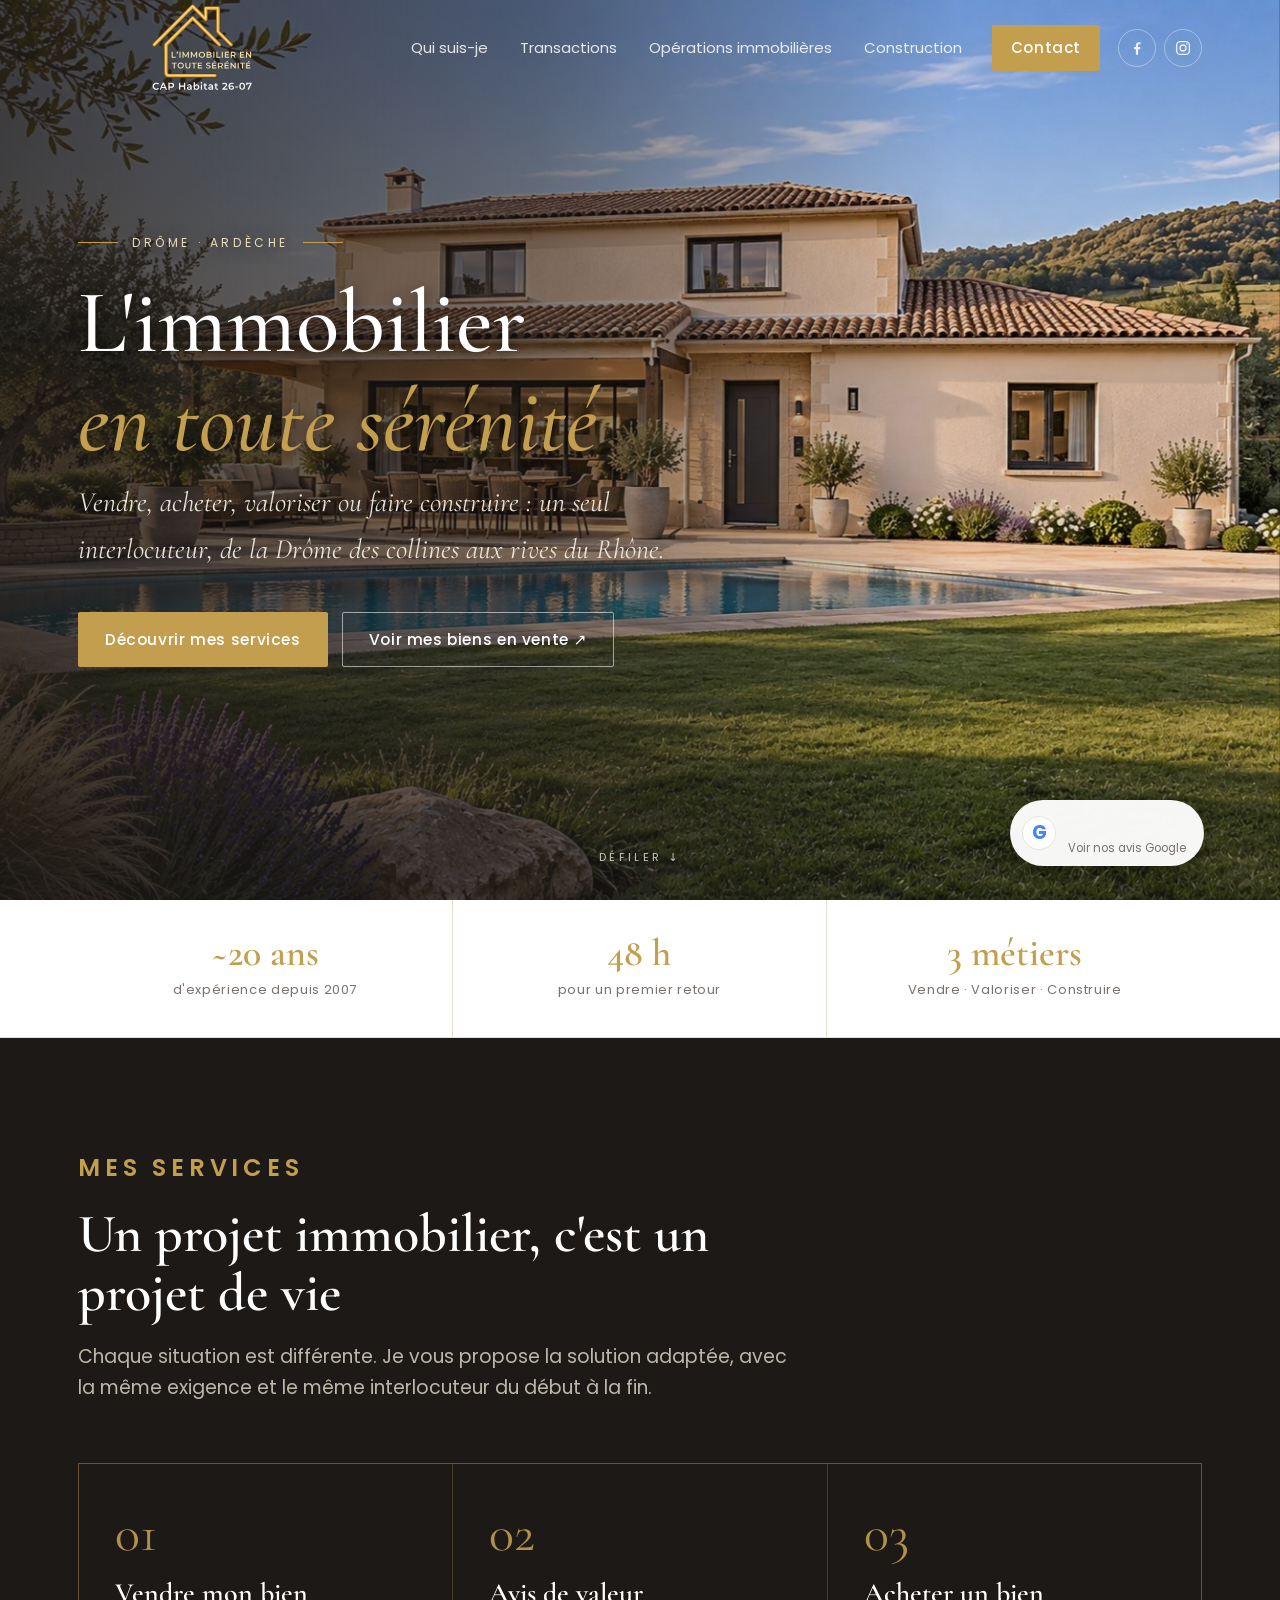
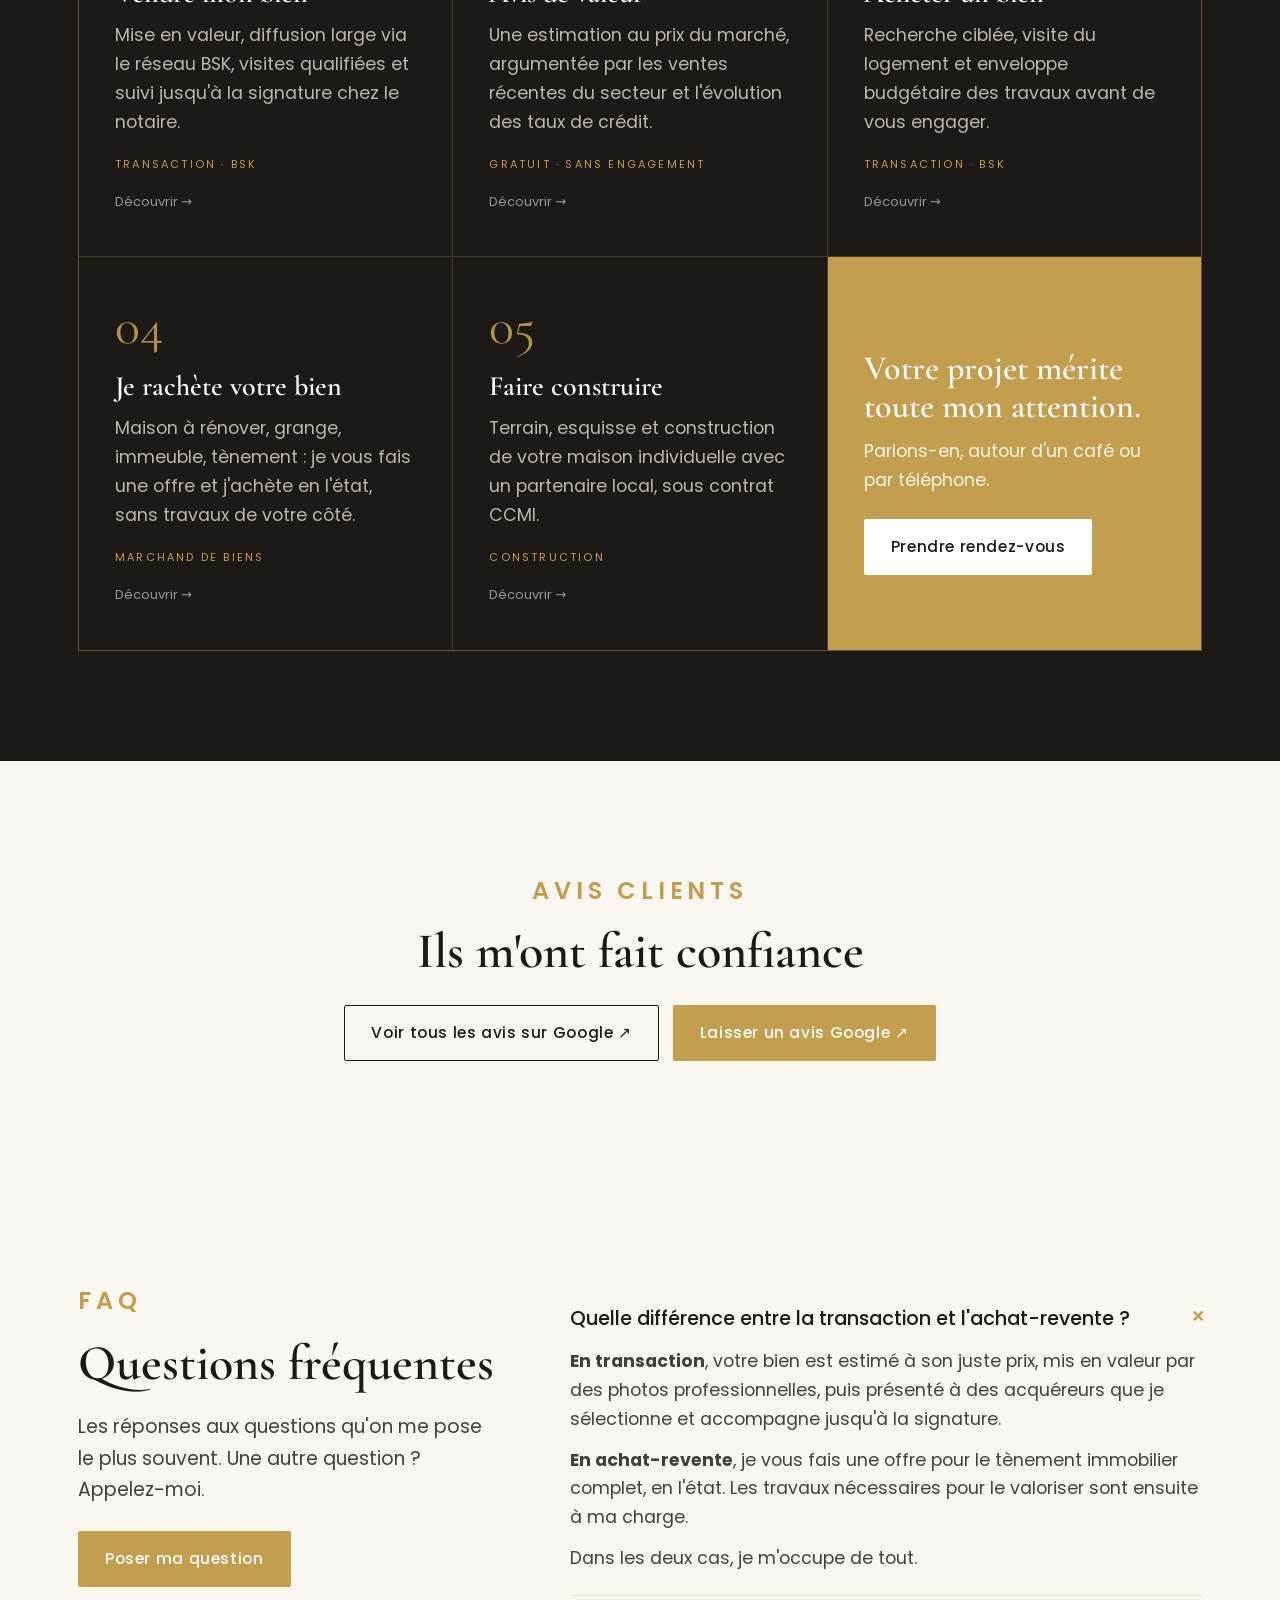
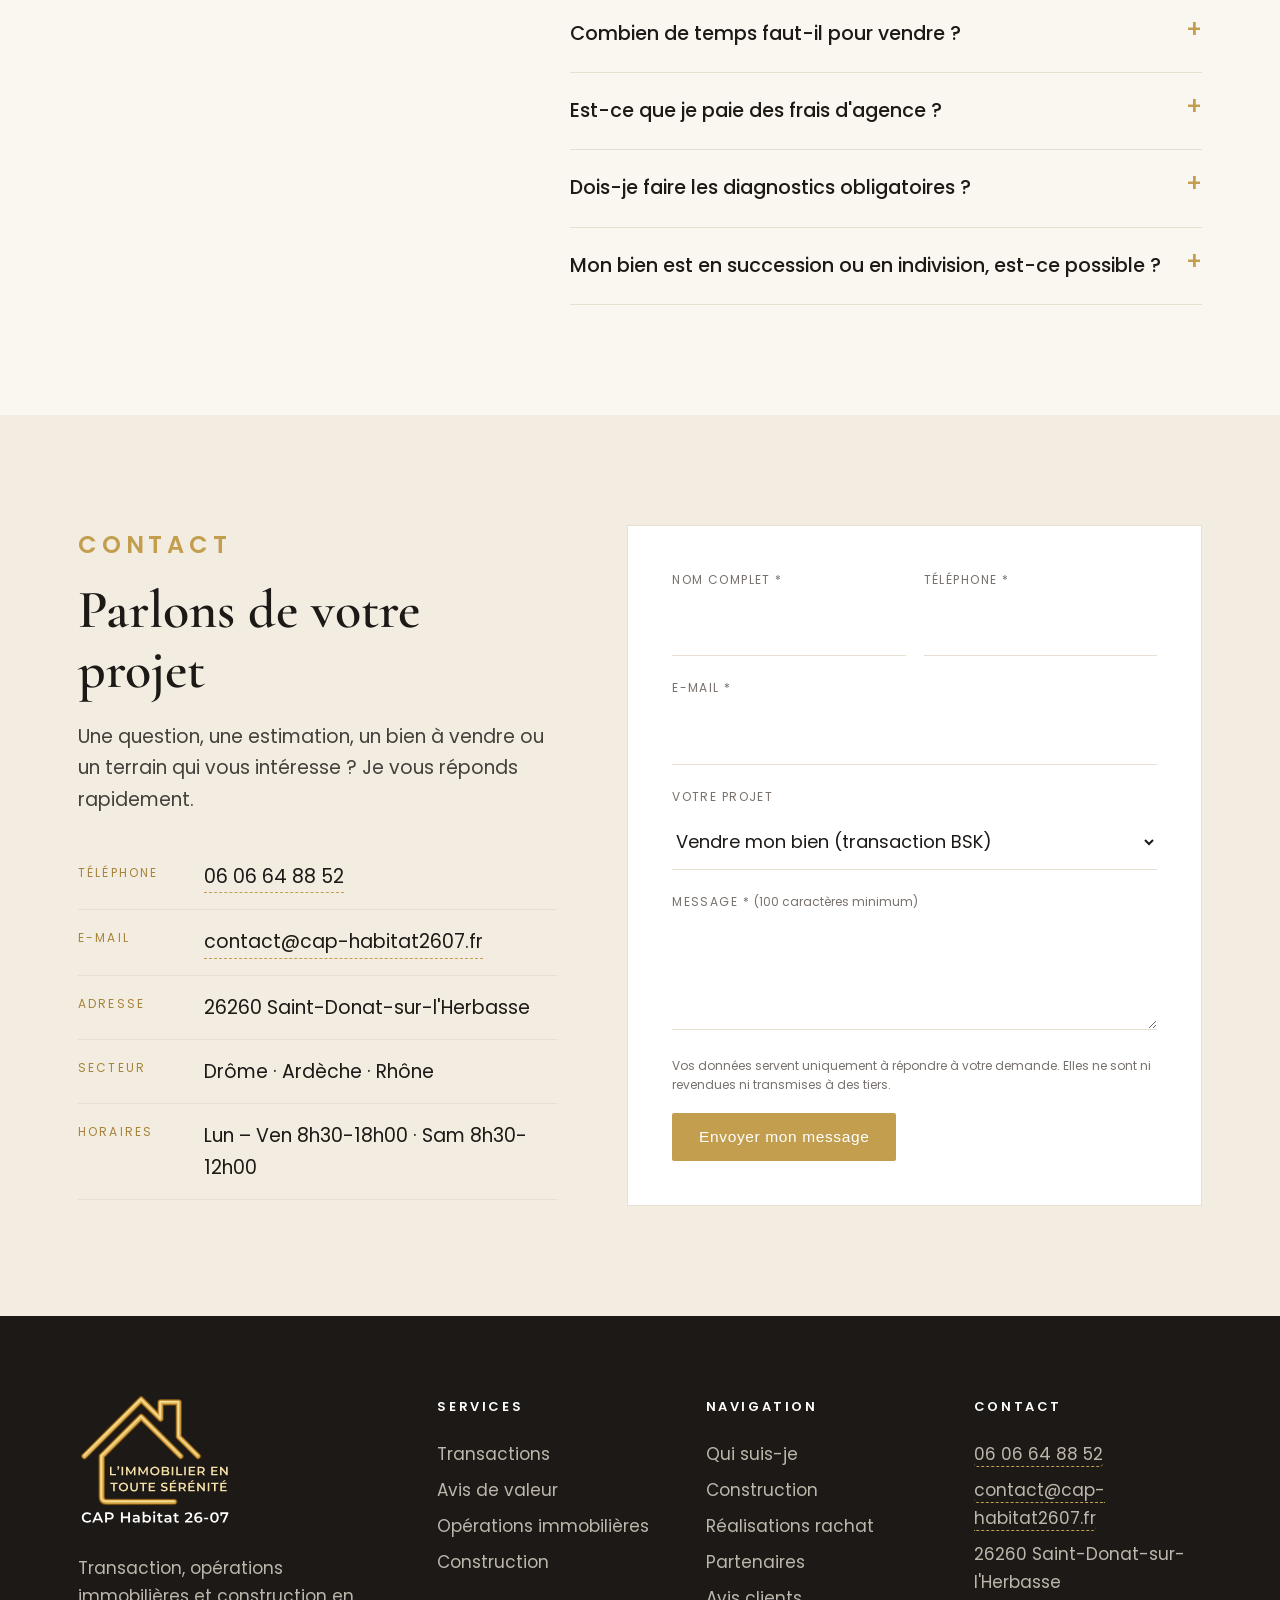
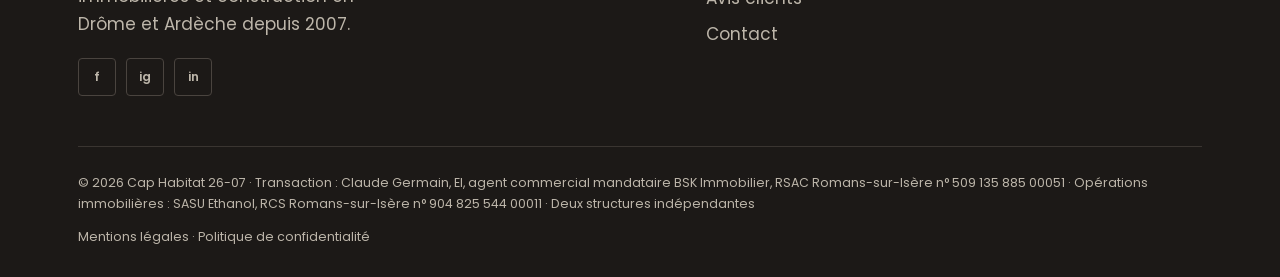
<file: index.html>
<!DOCTYPE html>
<html lang="fr">
<head>
<meta charset="utf-8">
<meta name="viewport" content="width=device-width, initial-scale=1">
<title>Cap Habitat 26-07 | Immobilier en Drôme-Ardèche, Saint-Donat</title>
<meta name="description" content="Claude Germain, conseiller en habitat en Drôme-Ardèche depuis 2007 : transactions immobilières avec BSK, opérations immobilières (achat de biens en l'état) et construction de maisons individuelles.">
<link rel="canonical" href="https://cap-habitat2607.fr/">
<meta name="robots" content="index,follow">
<meta property="og:type" content="website">
<meta property="og:title" content="Cap Habitat 26-07 | Immobilier en Drôme-Ardèche, Saint-Donat">
<meta property="og:description" content="Claude Germain, conseiller en habitat en Drôme-Ardèche depuis 2007 : transactions immobilières avec BSK, opérations immobilières (achat de biens en l'état) et construction de maisons individuelles.">
<meta property="og:url" content="https://cap-habitat2607.fr/">
<meta property="og:image" content="https://cap-habitat2607.fr/hero.jpg">
<meta property="og:locale" content="fr_FR">
<meta name="theme-color" content="#1C1917">
<link rel="icon" href="favicon.svg" type="image/svg+xml">
<script type="application/ld+json">
{"@context":"https://schema.org","@type":"RealEstateAgent","name":"Cap Habitat 26-07","url":"https://cap-habitat2607.fr/","image":"https://cap-habitat2607.fr/hero.jpg","telephone":"+33606648852","email":"contact@cap-habitat2607.fr","founder":{"@type":"Person","name":"Claude Germain"},"address":{"@type":"PostalAddress","addressLocality":"Saint-Donat-sur-l'Herbasse","postalCode":"26260","addressRegion":"Drôme","addressCountry":"FR"},"areaServed":["Drôme","Ardèche","Rhône"],"openingHoursSpecification":[{"@type":"OpeningHoursSpecification","dayOfWeek":["Monday","Tuesday","Wednesday","Thursday","Friday"],"opens":"08:30","closes":"18:00"},{"@type":"OpeningHoursSpecification","dayOfWeek":"Saturday","opens":"08:30","closes":"12:00"}],"sameAs":["https://www.facebook.com/cap-habitat2607","https://www.instagram.com/cap.habitat2607/","https://www.linkedin.com/company/cap-habitat-26-07","https://bskimmobilier.com/claude-germain-11314"]}
</script>
<link rel="preconnect" href="https://fonts.googleapis.com">
<link rel="preconnect" href="https://fonts.gstatic.com" crossorigin>
<link href="https://fonts.googleapis.com/css2?family=Cormorant+Garamond:ital,wght@0,500;0,600;1,500&family=Poppins:wght@400;500;600;700&display=swap" rel="stylesheet">
<link rel="stylesheet" href="style.css">
</head>
<body>
<!-- Logo (reprise du logo Cap Habitat 26-07 : maison au double toit avec cheminée) -->
<svg width="0" height="0" style="position:absolute">
  <symbol id="house" viewBox="0 0 64 64">
    <path d="M4 34 L32 8 L60 34" fill="none" stroke="currentColor" stroke-width="4.2" stroke-linejoin="miter"/>
    <path d="M10 44 L32 22 L54 44" fill="none" stroke="currentColor" stroke-width="4.2"/>
    <rect x="43" y="10" width="6" height="12" fill="currentColor"/>
    <path d="M14 40 V62" stroke="currentColor" stroke-width="4.2"/>
  </symbol>
</svg>

<header id="top">
  <div class="wrap nav">
    <a href="index.html" class="logo" aria-label="Cap Habitat 26-07, accueil">
      <img src="logo-clair.svg" alt="Cap Habitat 26-07 – L'immobilier en toute sérénité" width="104" height="88">
    </a>
    <button class="burger" aria-label="Menu" onclick="document.querySelector('.menu').classList.toggle('open')">≡</button>
    <nav class="menu">
      <a href="qui-suis-je.html">Qui suis-je</a>
      <a href="transactions.html">Transactions</a>
      <a href="operations-immobilieres.html">Opérations immobilières</a>
      <a href="construction.html">Construction</a>
      <a href="#contact" class="btn btn-gold">Contact</a>
      <a class="nsoc" href="https://www.facebook.com/cap-habitat2607" aria-label="Facebook Cap Habitat 26-07"><svg viewBox="0 0 24 24" width="18" height="18" fill="currentColor" aria-hidden="true"><path d="M13.5 21v-7.5h2.6l.4-3h-3V8.6c0-.9.3-1.5 1.6-1.5h1.6V4.4c-.3 0-1.2-.1-2.3-.1-2.3 0-3.9 1.4-3.9 4v2.2H7.9v3h2.6V21z"/></svg></a>
      <a class="nsoc" href="https://www.instagram.com/cap.habitat2607/" aria-label="Instagram Cap Habitat 26-07"><svg viewBox="0 0 24 24" width="18" height="18" fill="none" stroke="currentColor" stroke-width="1.8" aria-hidden="true"><rect x="3.5" y="3.5" width="17" height="17" rx="5"/><circle cx="12" cy="12" r="4"/><circle cx="17.3" cy="6.7" r="1" fill="currentColor" stroke="none"/></svg></a>
    </nav>
  </div>
</header>

<!-- HERO -->
<section class="hero" id="accueil">
  <img class="land" src="hero.jpg" alt="Belle maison avec piscine et jardin dans la Drôme" fetchpriority="high">
  <div class="veil"></div>
  <a class="gbadge" id="g-badge" href="#avis" aria-label="Avis Google">
    <span class="gG">G</span>
    <span><b id="gb-note"></b><span class="gbs" id="gb-stars"></span><small id="gb-txt">Voir nos avis Google</small></span>
  </a>
  <div class="wrap">
    <div class="place reveal"><span>Drôme <span id="pdot">·</span> Ardèche</span></div>
    <h1 class="reveal">L'immobilier<br><em>en toute sérénité</em></h1>
    <p class="sub reveal">Vendre, acheter, valoriser ou faire construire : un seul interlocuteur, de la Drôme des collines aux rives du Rhône.</p>
    <div class="ctas reveal">
      <a href="#services" class="btn btn-gold">Découvrir mes services</a>
      <a href="https://bskimmobilier.com/claude-germain-11314" class="btn btn-line">Voir mes biens en vente ↗</a>
    </div>
  </div>
  <div class="scroll">Défiler ↓</div>
</section>

<!-- STATS -->
<div class="stats">
  <div class="wrap">
    <div class="s"><b>~20 ans</b><span>d'expérience depuis 2007</span></div>
    <div class="s"><b>48 h</b><span>pour un premier retour</span></div>
    <div class="s"><b>3 métiers</b><span>Vendre · Valoriser · Construire</span></div>
  </div>
</div>

<!-- SERVICES -->
<section class="services" id="services">
  <div class="wrap">
    <div class="head reveal">
      <div class="kicker">Mes services</div>
      <h2>Un projet immobilier, c'est un projet de vie</h2>
      <p>Chaque situation est différente. Je vous propose la solution adaptée, avec la même exigence et le même interlocuteur du début à la fin.</p>
    </div>
    <div class="grid5 reveal">
      <a class="card" href="transactions.html"><div class="n">01</div><h3>Vendre mon bien</h3><p>Mise en valeur, diffusion large via le réseau BSK, visites qualifiées et suivi jusqu'à la signature chez le notaire.</p><span class="tag">Transaction · BSK</span><span class="go">Découvrir →</span></a>
      <a class="card" href="transactions.html"><div class="n">02</div><h3>Avis de valeur</h3><p>Une estimation au prix du marché, argumentée par les ventes récentes du secteur et l'évolution des taux de crédit.</p><span class="tag">Gratuit · sans engagement</span><span class="go">Découvrir →</span></a>
      <a class="card" href="transactions.html"><div class="n">03</div><h3>Acheter un bien</h3><p>Recherche ciblée, visite du logement et enveloppe budgétaire des travaux avant de vous engager.</p><span class="tag">Transaction · BSK</span><span class="go">Découvrir →</span></a>
      <a class="card" href="operations-immobilieres.html"><div class="n">04</div><h3>Je rachète votre bien</h3><p>Maison à rénover, grange, immeuble, tènement : je vous fais une offre et j'achète en l'état, sans travaux de votre côté.</p><span class="tag">Marchand de biens</span><span class="go">Découvrir →</span></a>
      <a class="card" href="construction.html"><div class="n">05</div><h3>Faire construire</h3><p>Terrain, esquisse et construction de votre maison individuelle avec un partenaire local, sous contrat CCMI.</p><span class="tag">Construction</span><span class="go">Découvrir →</span></a>
      <div class="card cta-card"><h3>Votre projet mérite toute mon attention.</h3><p>Parlons-en, autour d'un café ou par téléphone.</p><a href="#contact" class="btn">Prendre rendez-vous</a></div>
    </div>
  </div>
</section>

<!-- AVIS : widget Google mis à jour automatiquement (avis-google.php) -->
<section class="avis" id="avis">
  <div class="wrap">
    <div class="kicker reveal">Avis clients</div>
    <h2 class="reveal">Ils m'ont fait confiance</h2>
    <div class="gsum reveal">
      <div class="gnote" id="g-note">5,0</div>
      <div>
        <div class="gstars" id="g-stars">★★★★★</div>
        <div class="gcount"><span id="g-count">Avis</span> sur <b class="glogo"><i>G</i><i>o</i><i>o</i><i>g</i><i>l</i><i>e</i></b></div>
      </div>
    </div>
    <div class="glist reveal" id="g-list"></div>
    <div class="gbtns reveal">
      <a id="g-fiche" href="https://www.google.com/maps/place/?q=place_id:ChIJD9xCv0tJ9UcR53-o34F-Tz4" class="btn btn-dark">Voir tous les avis sur Google ↗</a>
      <a href="https://search.google.com/local/writereview?placeid=ChIJD9xCv0tJ9UcR53-o34F-Tz4" class="btn btn-gold">Laisser un avis Google ↗</a>
    </div>
  </div>
</section>

<!-- FAQ -->
<section class="faq" id="faq">
  <div class="wrap">
    <div class="reveal">
      <div class="kicker">FAQ</div>
      <h2>Questions fréquentes</h2>
      <p style="color:var(--ink2)">Les réponses aux questions qu'on me pose le plus souvent. Une autre question ? Appelez-moi.</p>
      <a href="#contact" class="btn btn-gold" style="margin-top:26px">Poser ma question</a>
    </div>
    <div class="reveal">
      <details open><summary>Quelle différence entre la transaction et l'achat-revente ?</summary>
        <p><b>En transaction</b>, votre bien est estimé à son juste prix, mis en valeur par des photos professionnelles, puis présenté à des acquéreurs que je sélectionne et accompagne jusqu'à la signature.</p>
        <p><b>En achat-revente</b>, je vous fais une offre pour le tènement immobilier complet, en l'état. Les travaux nécessaires pour le valoriser sont ensuite à ma charge.</p>
        <p>Dans les deux cas, je m'occupe de tout.</p></details>
      <details><summary>Combien de temps faut-il pour vendre ?</summary><p>Un bien mis sur le marché au juste prix se vend rapidement. C'est tout l'intérêt d'une estimation précise dès le départ.</p></details>
      <details><summary>Est-ce que je paie des frais d'agence ?</summary>
        <p><b>Pour la transaction</b>, les frais d'agence sont à la charge du vendeur. Ils couvrent le reportage photo, la communication, le dossier pour le notaire, le suivi du financement et la vérification de la fiabilité des acquéreurs.</p>
        <p><b>Pour l'achat-revente</b>, il n'y a aucun frais d'agence.</p></details>
      <details><summary>Dois-je faire les diagnostics obligatoires ?</summary><p>Oui. Les diagnostics sont obligatoires, que ce soit pour une transaction immobilière ou pour la vente de votre tènement en achat-revente. Je vous mets en relation avec un diagnostiqueur de confiance.</p></details>
      <details><summary>Mon bien est en succession ou en indivision, est-ce possible ?</summary><p>Oui. J'échange avec tous les héritiers et avec le notaire chargé de la succession pour que chacun ait la même information et que la vente se fasse sereinement.</p></details>
    </div>
  </div>
</section>

<!-- CONTACT -->
<section class="contact" id="contact">
  <div class="wrap">
    <div class="reveal">
      <div class="kicker">Contact</div>
      <h2>Parlons de votre projet</h2>
      <p style="color:var(--ink2)">Une question, une estimation, un bien à vendre ou un terrain qui vous intéresse ? Je vous réponds rapidement.</p>
      <ul class="info">
        <li><span>Téléphone</span><a href="tel:+33606648852" data-hint="Appeler">06 06 64 88 52</a></li>
        <li><span>E-mail</span><a href="mailto:contact@cap-habitat2607.fr" data-hint="Écrire un e-mail">contact@cap-habitat2607.fr</a></li>
        <li><span>Adresse</span>26260 Saint-Donat-sur-l'Herbasse</li>
        <li><span>Secteur</span>Drôme · Ardèche · Rhône</li>
        <li><span>Horaires</span>Lun – Ven 8h30-18h00 · Sam 8h30-12h00</li>
      </ul>
    </div>
    <form class="reveal" id="cform" action="contact.php" method="post">
      <div class="f2">
        <div><label for="f-nom">Nom complet *</label><input id="f-nom" name="nom" required></div>
        <div><label for="f-tel">Téléphone *</label><input id="f-tel" name="telephone" type="tel" required pattern="[0-9 +.()-]{10,}" title="Numéro de téléphone (10 chiffres minimum)"></div>
      </div>
      <label for="f-mail">E-mail *</label><input id="f-mail" name="email" type="email" required>
      <label for="f-projet">Votre projet</label>
      <select id="f-projet" name="projet">
        <option>Vendre mon bien (transaction BSK)</option>
        <option>Obtenir un avis de valeur</option>
        <option>Acheter un bien</option>
        <option>Proposer mon bien au rachat en l'état</option>
        <option>Faire construire</option>
        <option>Autre</option>
      </select>
      <label for="f-msg">Message * <span id="f-cpt" style="text-transform:none;letter-spacing:0">(100 caractères minimum)</span></label><textarea id="f-msg" name="message" required minlength="100"></textarea>
      <input type="text" name="site_web" tabindex="-1" autocomplete="off" style="position:absolute;left:-9999px" aria-hidden="true">
      <p style="font-size:12px;color:var(--muted);margin:-6px 0 18px">Vos données servent uniquement à répondre à votre demande. Elles ne sont ni revendues ni transmises à des tiers.</p>
      <button class="btn btn-gold" type="submit">Envoyer mon message</button>
      <div class="ok" id="cok"></div>
      <div class="ferr" id="cerr" hidden><p>L'envoi n'a pas fonctionné.</p><p>Appelez-moi au <a href="tel:+33606648852">06 06 64 88 52</a><br>ou écrivez à <a href="mailto:contact@cap-habitat2607.fr">contact@cap-habitat2607.fr</a></p><button type="button" onclick="this.parentNode.hidden=true">Fermer</button></div>
    </form>
  </div>
</section>

<footer>
  <div class="wrap">
    <div class="fgrid">
      <div>
        <a href="#accueil" class="logo flogo"><img src="logo-clair.svg" alt="Cap Habitat 26-07" width="160" height="136"></a>
        <p style="margin-top:20px;max-width:300px">Transaction, opérations immobilières et construction en Drôme et Ardèche depuis 2007.</p>
        <div class="soc">
          <a href="https://www.facebook.com/cap-habitat2607" aria-label="Facebook">f</a>
          <a href="https://www.instagram.com/cap.habitat2607/" aria-label="Instagram">ig</a>
          <a href="https://www.linkedin.com/company/cap-habitat-26-07" aria-label="LinkedIn">in</a>
        </div>
      </div>
      <div><h4>Services</h4><ul><li><a href="transactions.html">Transactions</a></li><li><a href="transactions.html">Avis de valeur</a></li><li><a href="operations-immobilieres.html">Opérations immobilières</a></li><li><a href="construction.html">Construction</a></li></ul></div>
      <div><h4>Navigation</h4><ul><li><a href="qui-suis-je.html">Qui suis-je</a></li><li><a href="construction.html">Construction</a></li><li><a href="operations-immobilieres.html#realisations">Réalisations rachat</a></li><li><a href="qui-suis-je.html#reseau">Partenaires</a></li><li><a href="#avis">Avis clients</a></li><li><a href="#contact">Contact</a></li></ul></div>
      <div><h4>Contact</h4><ul><li><a href="tel:+33606648852" data-hint="Appeler">06 06 64 88 52</a></li><li><a href="mailto:contact@cap-habitat2607.fr" data-hint="Écrire un e-mail">contact@cap-habitat2607.fr</a></li><li>26260 Saint-Donat-sur-l'Herbasse</li></ul></div>
    </div>
    <div class="fbot">
      <span>© 2026 Cap Habitat 26-07 · Transaction : Claude Germain, EI, agent commercial mandataire BSK Immobilier, RSAC Romans-sur-Isère n° 509 135 885 00051 · Opérations immobilières : SASU Ethanol, RCS Romans-sur-Isère n° 904 825 544 00011 · Deux structures indépendantes</span>
      <span><a href="mentions-legales.html">Mentions légales</a> · <a href="mentions-legales.html">Politique de confidentialité</a></span>
    </div>
  </div>
</footer>

<script src="main.js"></script>
</body>
</html>
</file>
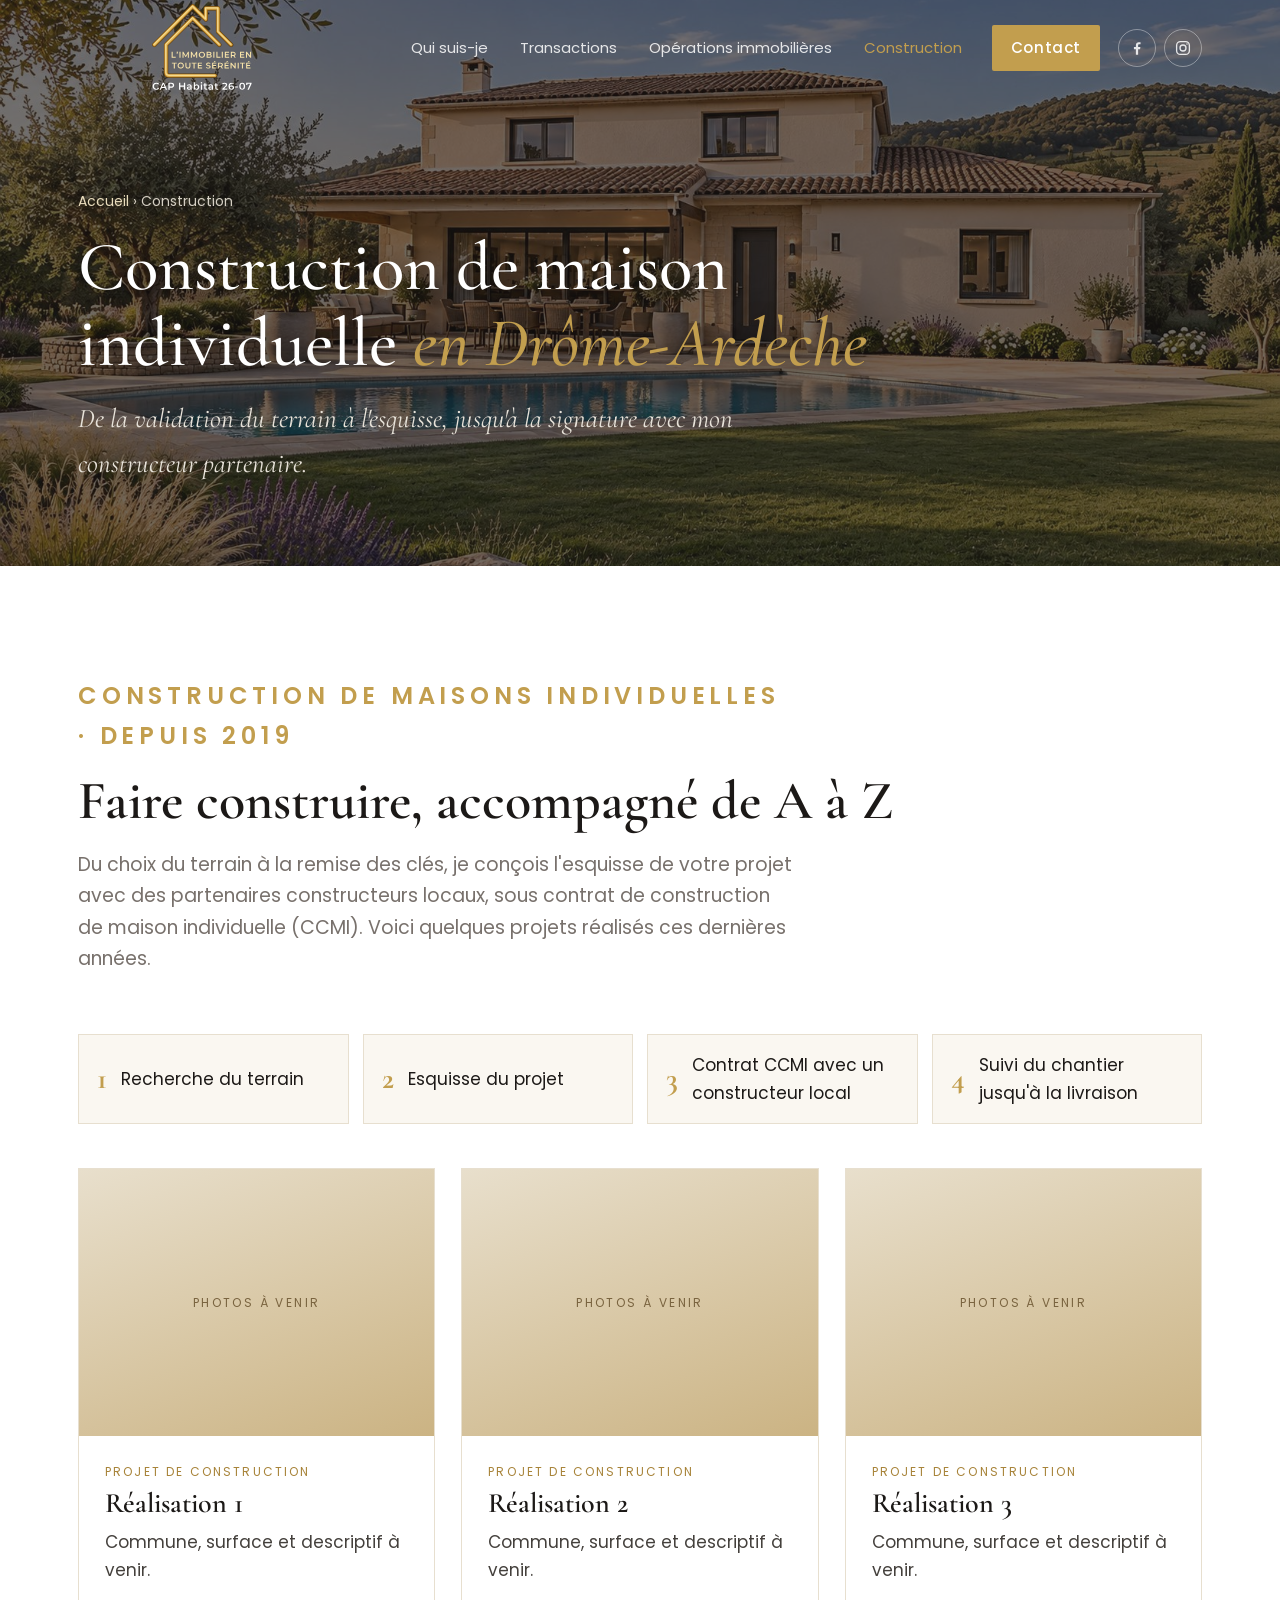
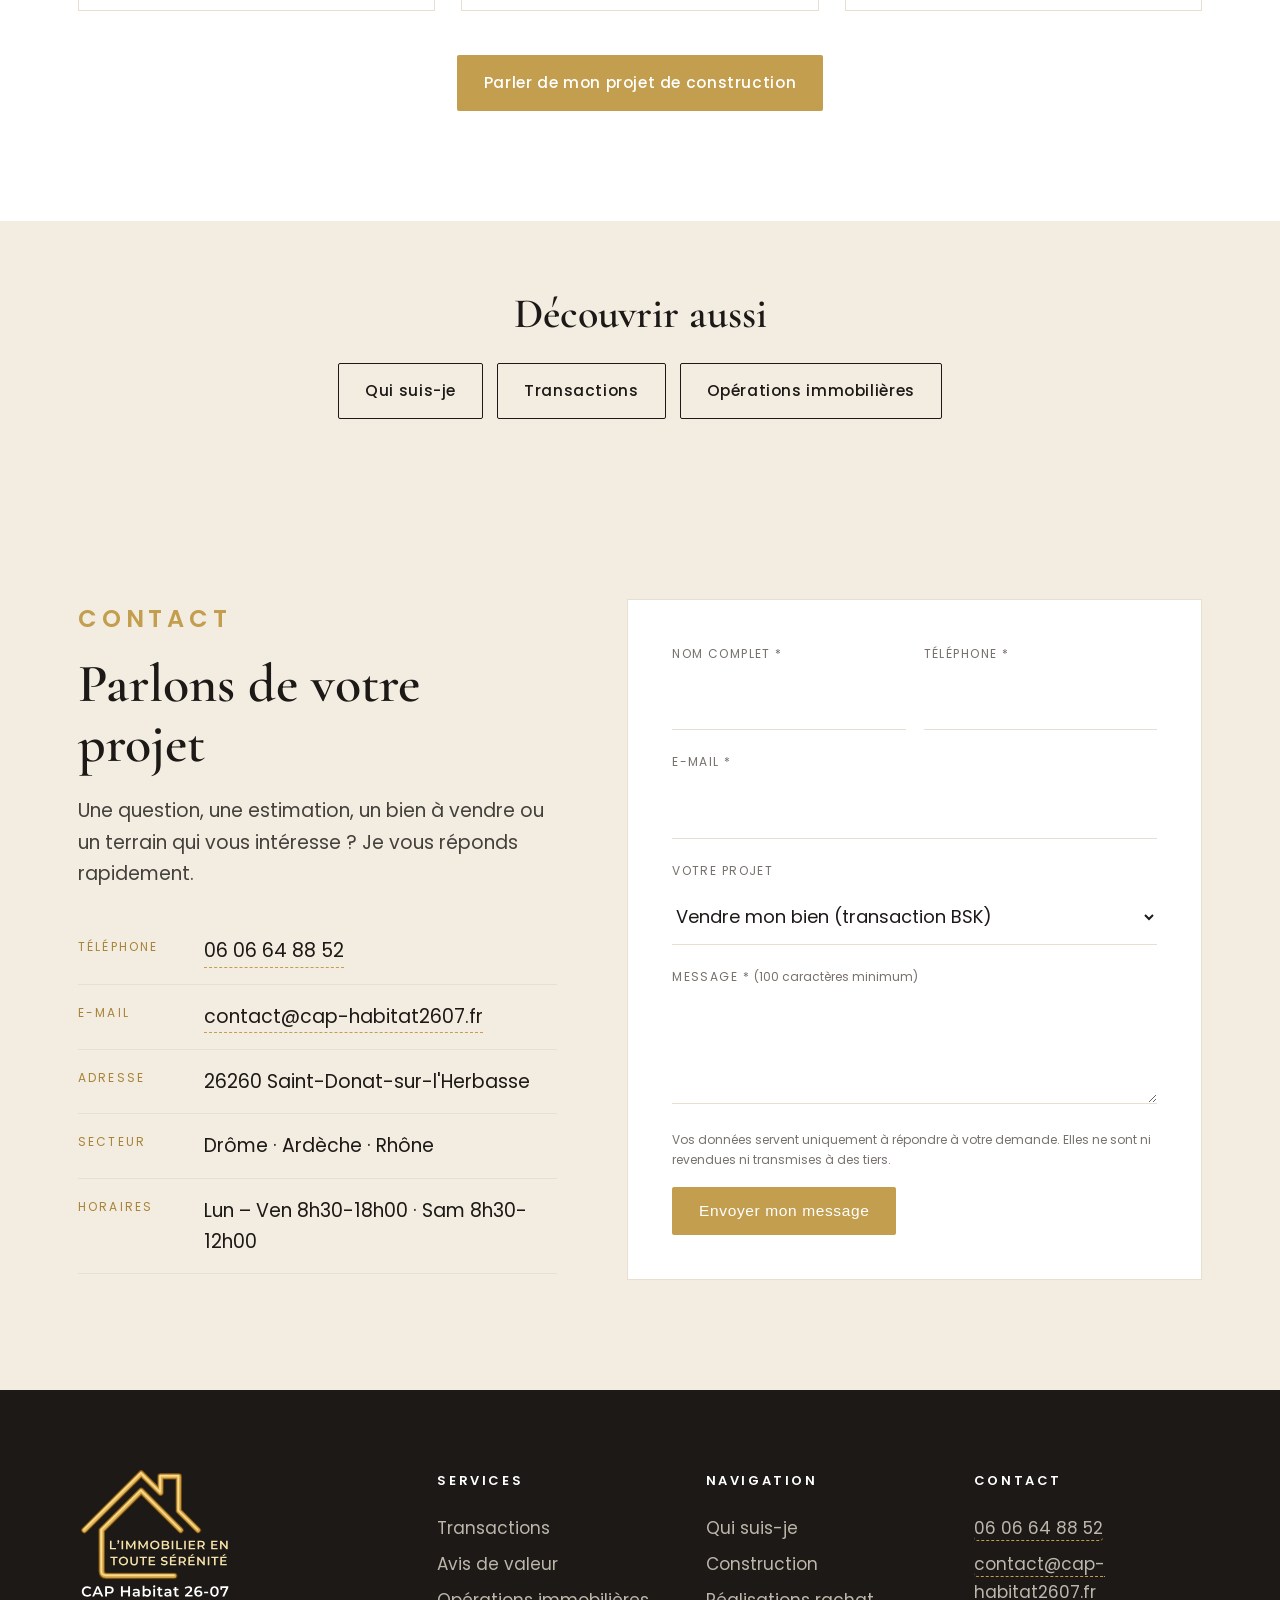
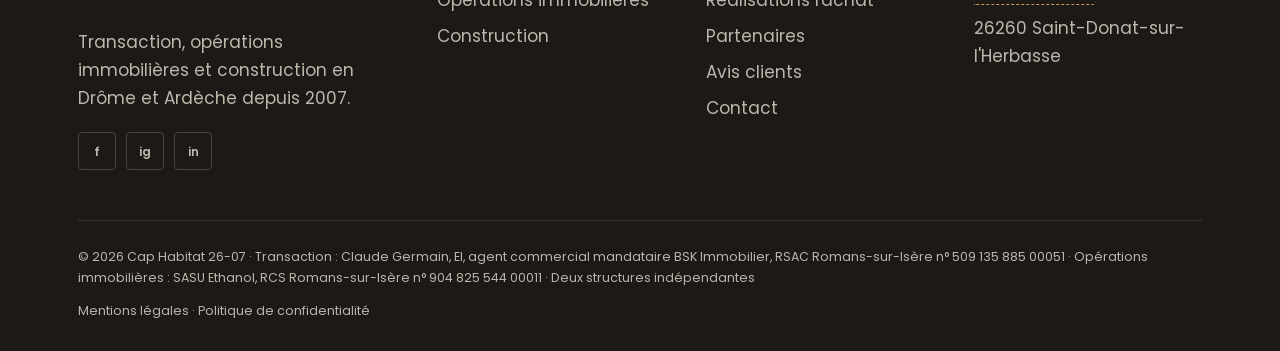
<file: construction.html>
<!DOCTYPE html>
<html lang="fr">
<head>
<meta charset="utf-8">
<meta name="viewport" content="width=device-width, initial-scale=1">
<title>Construction de maison individuelle CCMI Drôme-Ardèche | Cap Habitat</title>
<meta name="description" content="Faire construire sa maison en Drôme-Ardèche : validation du terrain, esquisse de plan et signature en CCMI avec un constructeur partenaire local. Accompagnement de A à Z.">
<link rel="canonical" href="https://cap-habitat2607.fr/construction.html">
<meta name="robots" content="index,follow">
<meta property="og:type" content="website">
<meta property="og:title" content="Construction de maison individuelle CCMI Drôme-Ardèche | Cap Habitat">
<meta property="og:description" content="Faire construire sa maison en Drôme-Ardèche : validation du terrain, esquisse de plan et signature en CCMI avec un constructeur partenaire local. Accompagnement de A à Z.">
<meta property="og:url" content="https://cap-habitat2607.fr/construction.html">
<meta property="og:image" content="https://cap-habitat2607.fr/hero.jpg">
<meta property="og:locale" content="fr_FR">
<meta name="theme-color" content="#1C1917">
<link rel="icon" href="favicon.svg" type="image/svg+xml">
<script type="application/ld+json">{"@context":"https://schema.org","@type":"BreadcrumbList","itemListElement":[{"@type":"ListItem","position":1,"name":"Accueil","item":"https://cap-habitat2607.fr/"},{"@type":"ListItem","position":2,"name":"Construction","item":"https://cap-habitat2607.fr/construction.html"}]}</script>
<link rel="preconnect" href="https://fonts.googleapis.com">
<link rel="preconnect" href="https://fonts.gstatic.com" crossorigin>
<link href="https://fonts.googleapis.com/css2?family=Cormorant+Garamond:ital,wght@0,500;0,600;1,500&family=Poppins:wght@400;500;600;700&display=swap" rel="stylesheet">
<link rel="stylesheet" href="style.css">
</head>
<body>
<!-- Logo (reprise du logo Cap Habitat 26-07 : maison au double toit avec cheminée) -->
<svg width="0" height="0" style="position:absolute">
  <symbol id="house" viewBox="0 0 64 64">
    <path d="M4 34 L32 8 L60 34" fill="none" stroke="currentColor" stroke-width="4.2" stroke-linejoin="miter"/>
    <path d="M10 44 L32 22 L54 44" fill="none" stroke="currentColor" stroke-width="4.2"/>
    <rect x="43" y="10" width="6" height="12" fill="currentColor"/>
    <path d="M14 40 V62" stroke="currentColor" stroke-width="4.2"/>
  </symbol>
</svg>

<header id="top">
  <div class="wrap nav">
    <a href="index.html" class="logo" aria-label="Cap Habitat 26-07, accueil">
      <img src="logo-clair.svg" alt="Cap Habitat 26-07 – L'immobilier en toute sérénité" width="104" height="88">
    </a>
    <button class="burger" aria-label="Menu" onclick="document.querySelector('.menu').classList.toggle('open')">≡</button>
    <nav class="menu">
      <a href="qui-suis-je.html">Qui suis-je</a>
      <a href="transactions.html">Transactions</a>
      <a href="operations-immobilieres.html">Opérations immobilières</a>
      <a href="construction.html" aria-current="page">Construction</a>
      <a href="#contact" class="btn btn-gold">Contact</a>
      <a class="nsoc" href="https://www.facebook.com/cap-habitat2607" aria-label="Facebook Cap Habitat 26-07"><svg viewBox="0 0 24 24" width="18" height="18" fill="currentColor" aria-hidden="true"><path d="M13.5 21v-7.5h2.6l.4-3h-3V8.6c0-.9.3-1.5 1.6-1.5h1.6V4.4c-.3 0-1.2-.1-2.3-.1-2.3 0-3.9 1.4-3.9 4v2.2H7.9v3h2.6V21z"/></svg></a>
      <a class="nsoc" href="https://www.instagram.com/cap.habitat2607/" aria-label="Instagram Cap Habitat 26-07"><svg viewBox="0 0 24 24" width="18" height="18" fill="none" stroke="currentColor" stroke-width="1.8" aria-hidden="true"><rect x="3.5" y="3.5" width="17" height="17" rx="5"/><circle cx="12" cy="12" r="4"/><circle cx="17.3" cy="6.7" r="1" fill="currentColor" stroke="none"/></svg></a>
    </nav>
  </div>
</header>

<!-- BANDEAU -->
<section class="phero">
  <img class="land" src="hero.jpg" alt="" aria-hidden="true">
  <div class="wrap">
    <div class="crumb"><a href="index.html">Accueil</a> › Construction</div>
    <h1>Construction de maison individuelle <em>en Drôme-Ardèche</em></h1>
    <p>De la validation du terrain à l'esquisse, jusqu'à la signature avec mon constructeur partenaire.</p>
  </div>
</section>

<!-- CONSTRUCTION -->
<section class="cons" id="construction">
  <div class="wrap">
    <div class="head reveal">
      <div class="kicker">Construction de maisons individuelles · depuis 2019</div>
      <h2 class="one">Faire construire, accompagné de A à Z</h2>
      <p>Du choix du terrain à la remise des clés, je conçois l'esquisse de votre projet avec des partenaires constructeurs locaux, sous contrat de construction de maison individuelle (CCMI). Voici quelques projets réalisés ces dernières années.</p>
    </div>
    <div class="cetapes reveal">
      <div><b>1</b><span>Recherche du terrain</span></div>
      <div><b>2</b><span>Esquisse du projet</span></div>
      <div><b>3</b><span>Contrat CCMI avec un constructeur local</span></div>
      <div><b>4</b><span>Suivi du chantier jusqu'à la livraison</span></div>
    </div>
    <div class="rgrid reveal">
      <article class="proj"><div class="pimg"><span>Photos à venir</span></div><div class="b"><div class="loc">Projet de construction</div><h3>Réalisation 1</h3><p>Commune, surface et descriptif à venir.</p></div></article>
      <article class="proj"><div class="pimg"><span>Photos à venir</span></div><div class="b"><div class="loc">Projet de construction</div><h3>Réalisation 2</h3><p>Commune, surface et descriptif à venir.</p></div></article>
      <article class="proj"><div class="pimg"><span>Photos à venir</span></div><div class="b"><div class="loc">Projet de construction</div><h3>Réalisation 3</h3><p>Commune, surface et descriptif à venir.</p></div></article>
    </div>
    <div style="text-align:center;margin-top:44px" class="reveal"><a href="#contact" class="btn btn-gold">Parler de mon projet de construction</a></div>
  </div>
</section>

<!-- TERRAINS -->
<!-- Section prête mais masquée : retirer l'attribut hidden pour la publier, et ajouter le lien "Terrains" dans le menu -->
<section class="terrains" id="terrains" hidden>
  <div class="wrap">
    <div class="row reveal">
      <div class="head">
        <div class="kicker">Projet de construction</div>
        <h2>Nos terrains constructibles</h2>
        <p>Une sélection de terrains en Drôme et en Ardèche, pour construire votre maison avec nos partenaires locaux.</p>
      </div>
      <a href="#contact" class="btn btn-dark">Être alerté des nouveaux terrains</a>
    </div>
    <div class="tgrid" id="tgrid"></div>
    <p class="note">Prix terrain nu, hors frais de notaire et frais annexes. Sous réserve de disponibilité. Risques consultables sur georisques.gouv.fr.</p>
  </div>
</section>

<!-- POUR ALLER PLUS LOIN -->
<section class="suite">
  <div class="wrap">
    <h2>Découvrir aussi</h2>
    <div class="lk"><a class="btn btn-dark" href="qui-suis-je.html">Qui suis-je</a><a class="btn btn-dark" href="transactions.html">Transactions</a><a class="btn btn-dark" href="operations-immobilieres.html">Opérations immobilières</a></div>
  </div>
</section>

<!-- CONTACT -->
<section class="contact" id="contact">
  <div class="wrap">
    <div class="reveal">
      <div class="kicker">Contact</div>
      <h2>Parlons de votre projet</h2>
      <p style="color:var(--ink2)">Une question, une estimation, un bien à vendre ou un terrain qui vous intéresse ? Je vous réponds rapidement.</p>
      <ul class="info">
        <li><span>Téléphone</span><a href="tel:+33606648852" data-hint="Appeler">06 06 64 88 52</a></li>
        <li><span>E-mail</span><a href="mailto:contact@cap-habitat2607.fr" data-hint="Écrire un e-mail">contact@cap-habitat2607.fr</a></li>
        <li><span>Adresse</span>26260 Saint-Donat-sur-l'Herbasse</li>
        <li><span>Secteur</span>Drôme · Ardèche · Rhône</li>
        <li><span>Horaires</span>Lun – Ven 8h30-18h00 · Sam 8h30-12h00</li>
      </ul>
    </div>
    <form class="reveal" id="cform" action="contact.php" method="post">
      <div class="f2">
        <div><label for="f-nom">Nom complet *</label><input id="f-nom" name="nom" required></div>
        <div><label for="f-tel">Téléphone *</label><input id="f-tel" name="telephone" type="tel" required pattern="[0-9 +.()-]{10,}" title="Numéro de téléphone (10 chiffres minimum)"></div>
      </div>
      <label for="f-mail">E-mail *</label><input id="f-mail" name="email" type="email" required>
      <label for="f-projet">Votre projet</label>
      <select id="f-projet" name="projet">
        <option>Vendre mon bien (transaction BSK)</option>
        <option>Obtenir un avis de valeur</option>
        <option>Acheter un bien</option>
        <option>Proposer mon bien au rachat en l'état</option>
        <option>Faire construire</option>
        <option>Autre</option>
      </select>
      <label for="f-msg">Message * <span id="f-cpt" style="text-transform:none;letter-spacing:0">(100 caractères minimum)</span></label><textarea id="f-msg" name="message" required minlength="100"></textarea>
      <input type="text" name="site_web" tabindex="-1" autocomplete="off" style="position:absolute;left:-9999px" aria-hidden="true">
      <p style="font-size:12px;color:var(--muted);margin:-6px 0 18px">Vos données servent uniquement à répondre à votre demande. Elles ne sont ni revendues ni transmises à des tiers.</p>
      <button class="btn btn-gold" type="submit">Envoyer mon message</button>
      <div class="ok" id="cok"></div>
      <div class="ferr" id="cerr" hidden><p>L'envoi n'a pas fonctionné.</p><p>Appelez-moi au <a href="tel:+33606648852">06 06 64 88 52</a><br>ou écrivez à <a href="mailto:contact@cap-habitat2607.fr">contact@cap-habitat2607.fr</a></p><button type="button" onclick="this.parentNode.hidden=true">Fermer</button></div>
    </form>
  </div>
</section>

<footer>
  <div class="wrap">
    <div class="fgrid">
      <div>
        <a href="index.html" class="logo flogo"><img src="logo-clair.svg" alt="Cap Habitat 26-07" width="160" height="136"></a>
        <p style="margin-top:20px;max-width:300px">Transaction, opérations immobilières et construction en Drôme et Ardèche depuis 2007.</p>
        <div class="soc">
          <a href="https://www.facebook.com/cap-habitat2607" aria-label="Facebook">f</a>
          <a href="https://www.instagram.com/cap.habitat2607/" aria-label="Instagram">ig</a>
          <a href="https://www.linkedin.com/company/cap-habitat-26-07" aria-label="LinkedIn">in</a>
        </div>
      </div>
      <div><h4>Services</h4><ul><li><a href="transactions.html">Transactions</a></li><li><a href="transactions.html">Avis de valeur</a></li><li><a href="operations-immobilieres.html">Opérations immobilières</a></li><li><a href="#construction">Construction</a></li></ul></div>
      <div><h4>Navigation</h4><ul><li><a href="qui-suis-je.html">Qui suis-je</a></li><li><a href="#construction">Construction</a></li><li><a href="operations-immobilieres.html#realisations">Réalisations rachat</a></li><li><a href="qui-suis-je.html#reseau">Partenaires</a></li><li><a href="index.html#avis">Avis clients</a></li><li><a href="#contact">Contact</a></li></ul></div>
      <div><h4>Contact</h4><ul><li><a href="tel:+33606648852" data-hint="Appeler">06 06 64 88 52</a></li><li><a href="mailto:contact@cap-habitat2607.fr" data-hint="Écrire un e-mail">contact@cap-habitat2607.fr</a></li><li>26260 Saint-Donat-sur-l'Herbasse</li></ul></div>
    </div>
    <div class="fbot">
      <span>© 2026 Cap Habitat 26-07 · Transaction : Claude Germain, EI, agent commercial mandataire BSK Immobilier, RSAC Romans-sur-Isère n° 509 135 885 00051 · Opérations immobilières : SASU Ethanol, RCS Romans-sur-Isère n° 904 825 544 00011 · Deux structures indépendantes</span>
      <span><a href="mentions-legales.html">Mentions légales</a> · <a href="mentions-legales.html">Politique de confidentialité</a></span>
    </div>
  </div>
</footer>

<script src="main.js"></script>
</body>
</html>
</file>
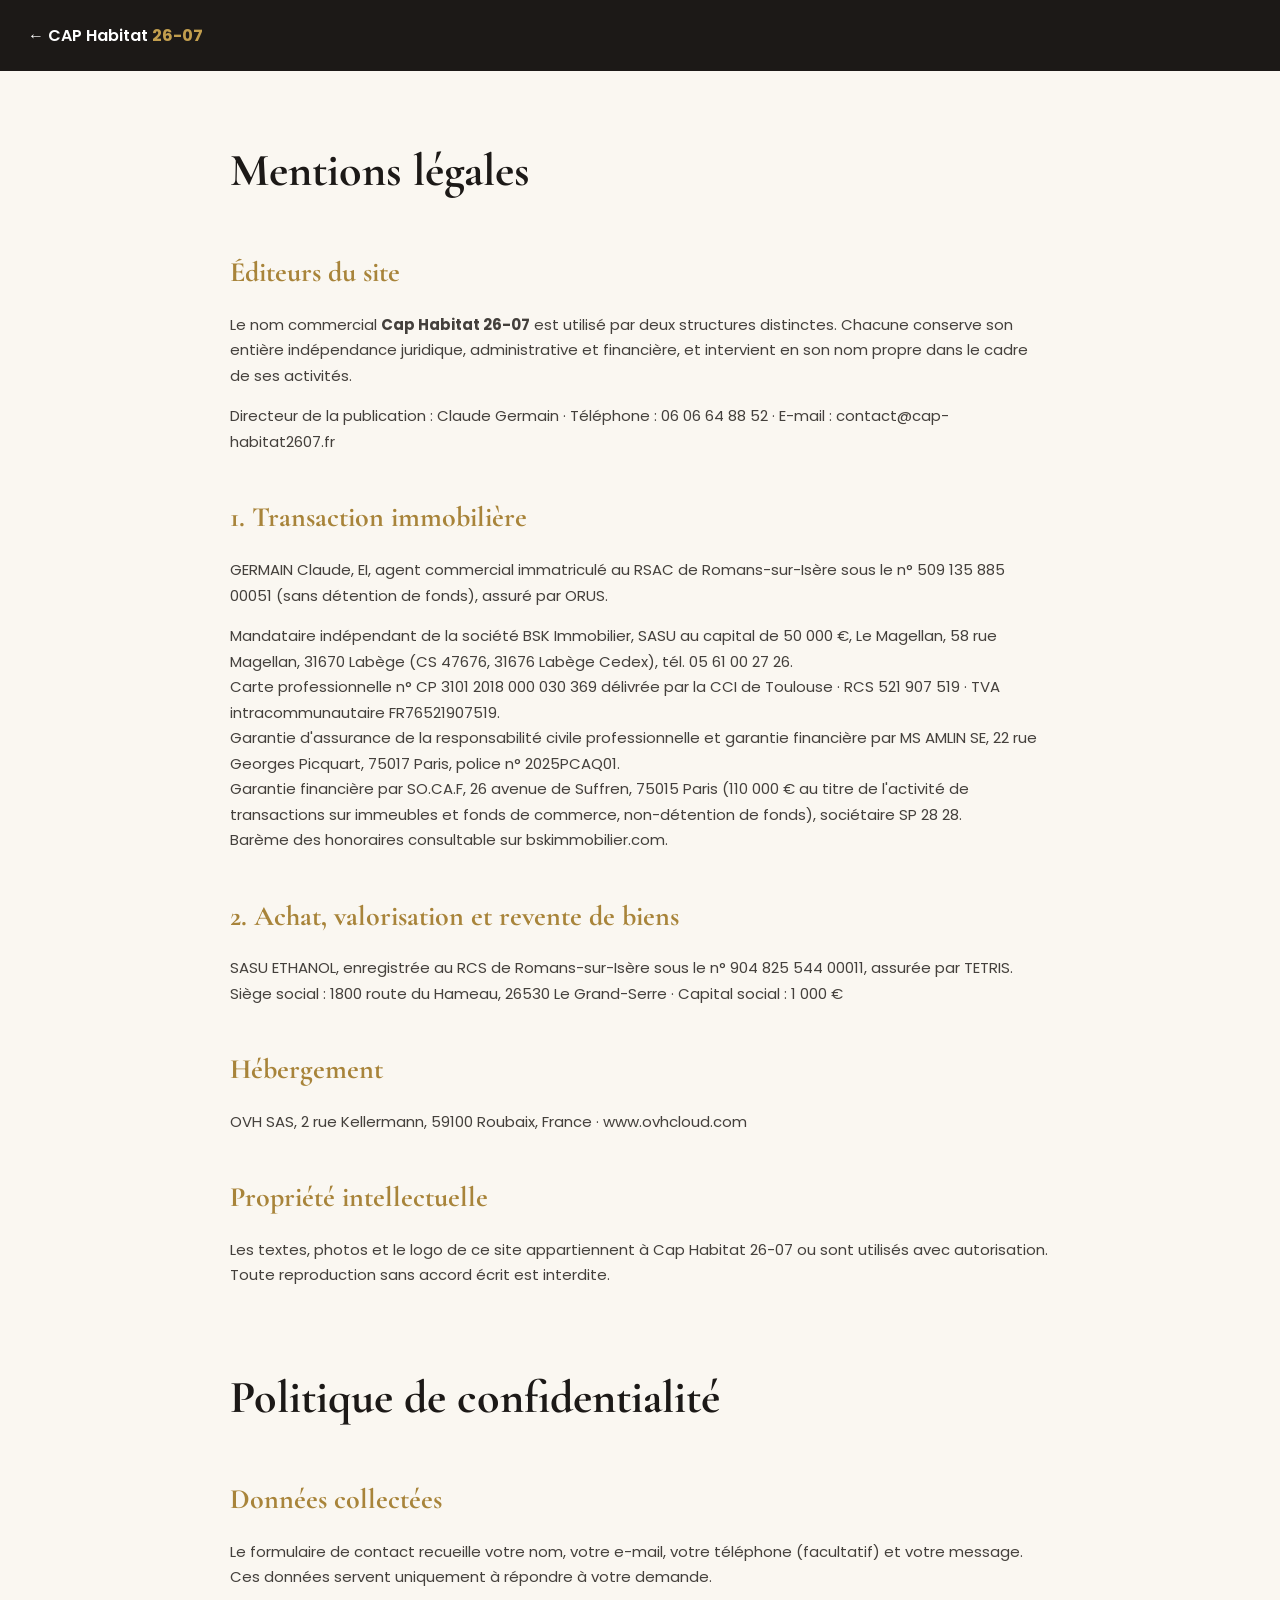
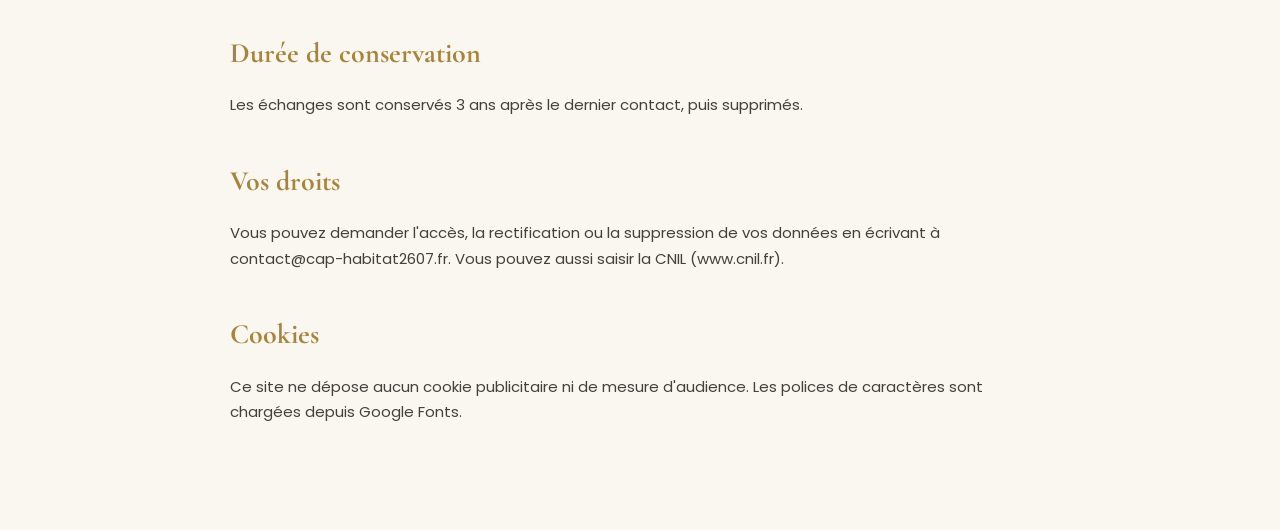
<file: mentions-legales.html>
<!DOCTYPE html>
<html lang="fr">
<head>
<meta charset="utf-8">
<meta name="viewport" content="width=device-width, initial-scale=1">
<title>Mentions légales et confidentialité | Cap Habitat 26-07</title>
<meta name="robots" content="noindex,follow">
<link rel="icon" href="favicon.svg" type="image/svg+xml">
<link href="https://fonts.googleapis.com/css2?family=Cormorant+Garamond:wght@600&family=Poppins:wght@400;500;600&display=swap" rel="stylesheet">
<style>
body{font-family:'Poppins',sans-serif;background:#faf7f1;color:#1C1917;line-height:1.7;margin:0}
header{background:#1C1917;padding:22px 28px}
header a{color:#fff;text-decoration:none;font-weight:600}
header b{color:#C29E4E}
main{max-width:820px;margin:0 auto;padding:60px 28px 90px}
h1,h2{font-family:'Cormorant Garamond',serif}
h1{font-size:46px;margin:0 0 30px}
h2{font-size:28px;margin:40px 0 8px;color:#a8843a}
p,li{color:#44403c;font-size:15px}
.todo{background:#fff3cd;padding:0 4px}
</style>
</head>
<body>
<header><a href="index.html">← CAP Habitat <b>26-07</b></a></header>
<main>
<h1>Mentions légales</h1>

<h2>Éditeurs du site</h2>
<p>Le nom commercial <strong>Cap Habitat 26-07</strong> est utilisé par deux structures distinctes. Chacune conserve son entière indépendance juridique, administrative et financière, et intervient en son nom propre dans le cadre de ses activités.</p>
<p>Directeur de la publication : Claude Germain · Téléphone : 06 06 64 88 52 · E-mail : contact@cap-habitat2607.fr</p>

<h2>1. Transaction immobilière</h2>
<p>GERMAIN Claude, EI, agent commercial immatriculé au RSAC de Romans-sur-Isère sous le n° 509 135 885 00051 (sans détention de fonds), assuré par ORUS.</p>
<p>Mandataire indépendant de la société BSK Immobilier, SASU au capital de 50 000 €, Le Magellan, 58 rue Magellan, 31670 Labège (CS 47676, 31676 Labège Cedex), tél. 05 61 00 27 26.<br>
Carte professionnelle n° CP 3101 2018 000 030 369 délivrée par la CCI de Toulouse · RCS 521 907 519 · TVA intracommunautaire FR76521907519.<br>
Garantie d'assurance de la responsabilité civile professionnelle et garantie financière par MS AMLIN SE, 22 rue Georges Picquart, 75017 Paris, police n° 2025PCAQ01.<br>
Garantie financière par SO.CA.F, 26 avenue de Suffren, 75015 Paris (110 000 € au titre de l'activité de transactions sur immeubles et fonds de commerce, non-détention de fonds), sociétaire SP 28 28.<br>
Barème des honoraires consultable sur bskimmobilier.com.</p>

<h2>2. Achat, valorisation et revente de biens</h2>
<p>SASU ETHANOL, enregistrée au RCS de Romans-sur-Isère sous le n° 904 825 544 00011, assurée par TETRIS.<br>
Siège social : 1800 route du Hameau, 26530 Le Grand-Serre · Capital social : 1 000 €</p>

<h2>Hébergement</h2>
<p>OVH SAS, 2 rue Kellermann, 59100 Roubaix, France · www.ovhcloud.com</p>

<h2>Propriété intellectuelle</h2>
<p>Les textes, photos et le logo de ce site appartiennent à Cap Habitat 26-07 ou sont utilisés avec autorisation. Toute reproduction sans accord écrit est interdite.</p>

<h1 style="margin-top:70px">Politique de confidentialité</h1>
<h2>Données collectées</h2>
<p>Le formulaire de contact recueille votre nom, votre e-mail, votre téléphone (facultatif) et votre message. Ces données servent uniquement à répondre à votre demande.</p>
<h2>Durée de conservation</h2>
<p>Les échanges sont conservés 3 ans après le dernier contact, puis supprimés.</p>
<h2>Vos droits</h2>
<p>Vous pouvez demander l'accès, la rectification ou la suppression de vos données en écrivant à contact@cap-habitat2607.fr. Vous pouvez aussi saisir la CNIL (www.cnil.fr).</p>
<h2>Cookies</h2>
<p>Ce site ne dépose aucun cookie publicitaire ni de mesure d'audience. Les polices de caractères sont chargées depuis Google Fonts.</p>
</main>
</body>
</html>
</file>
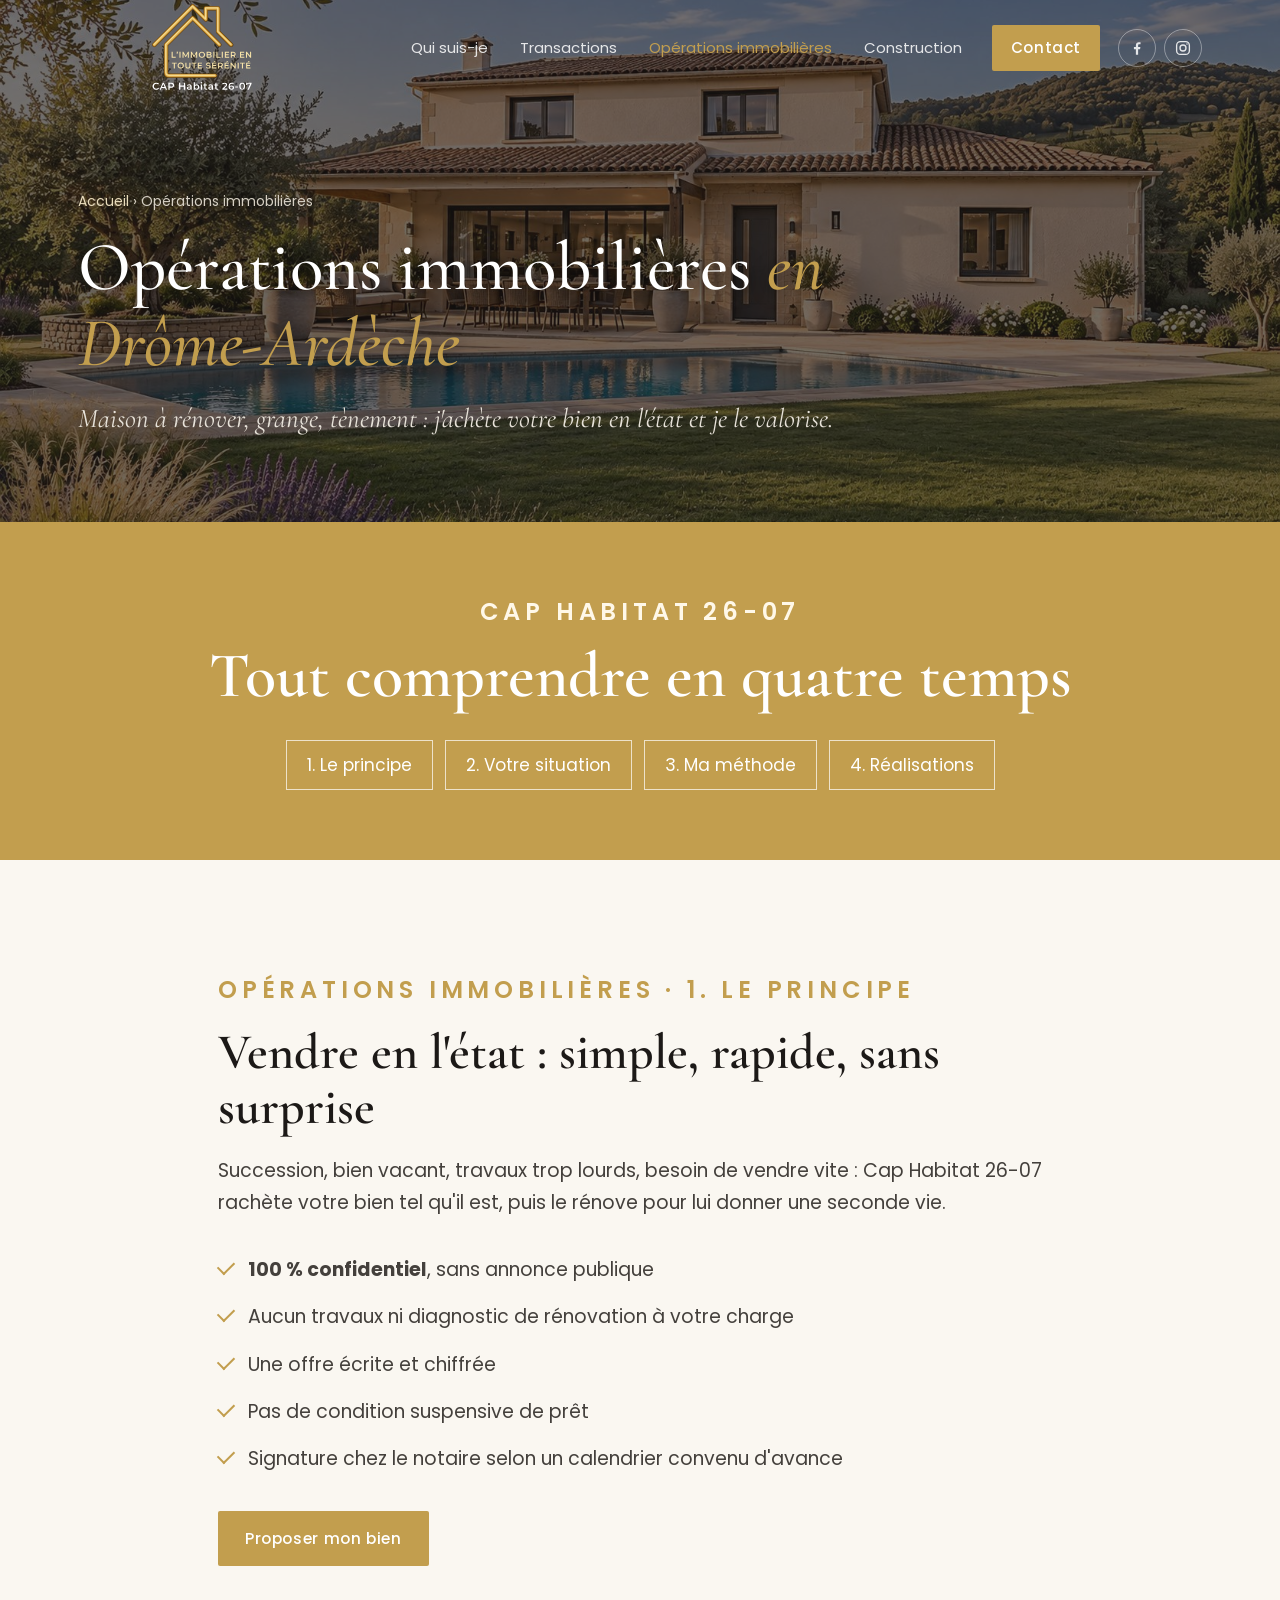
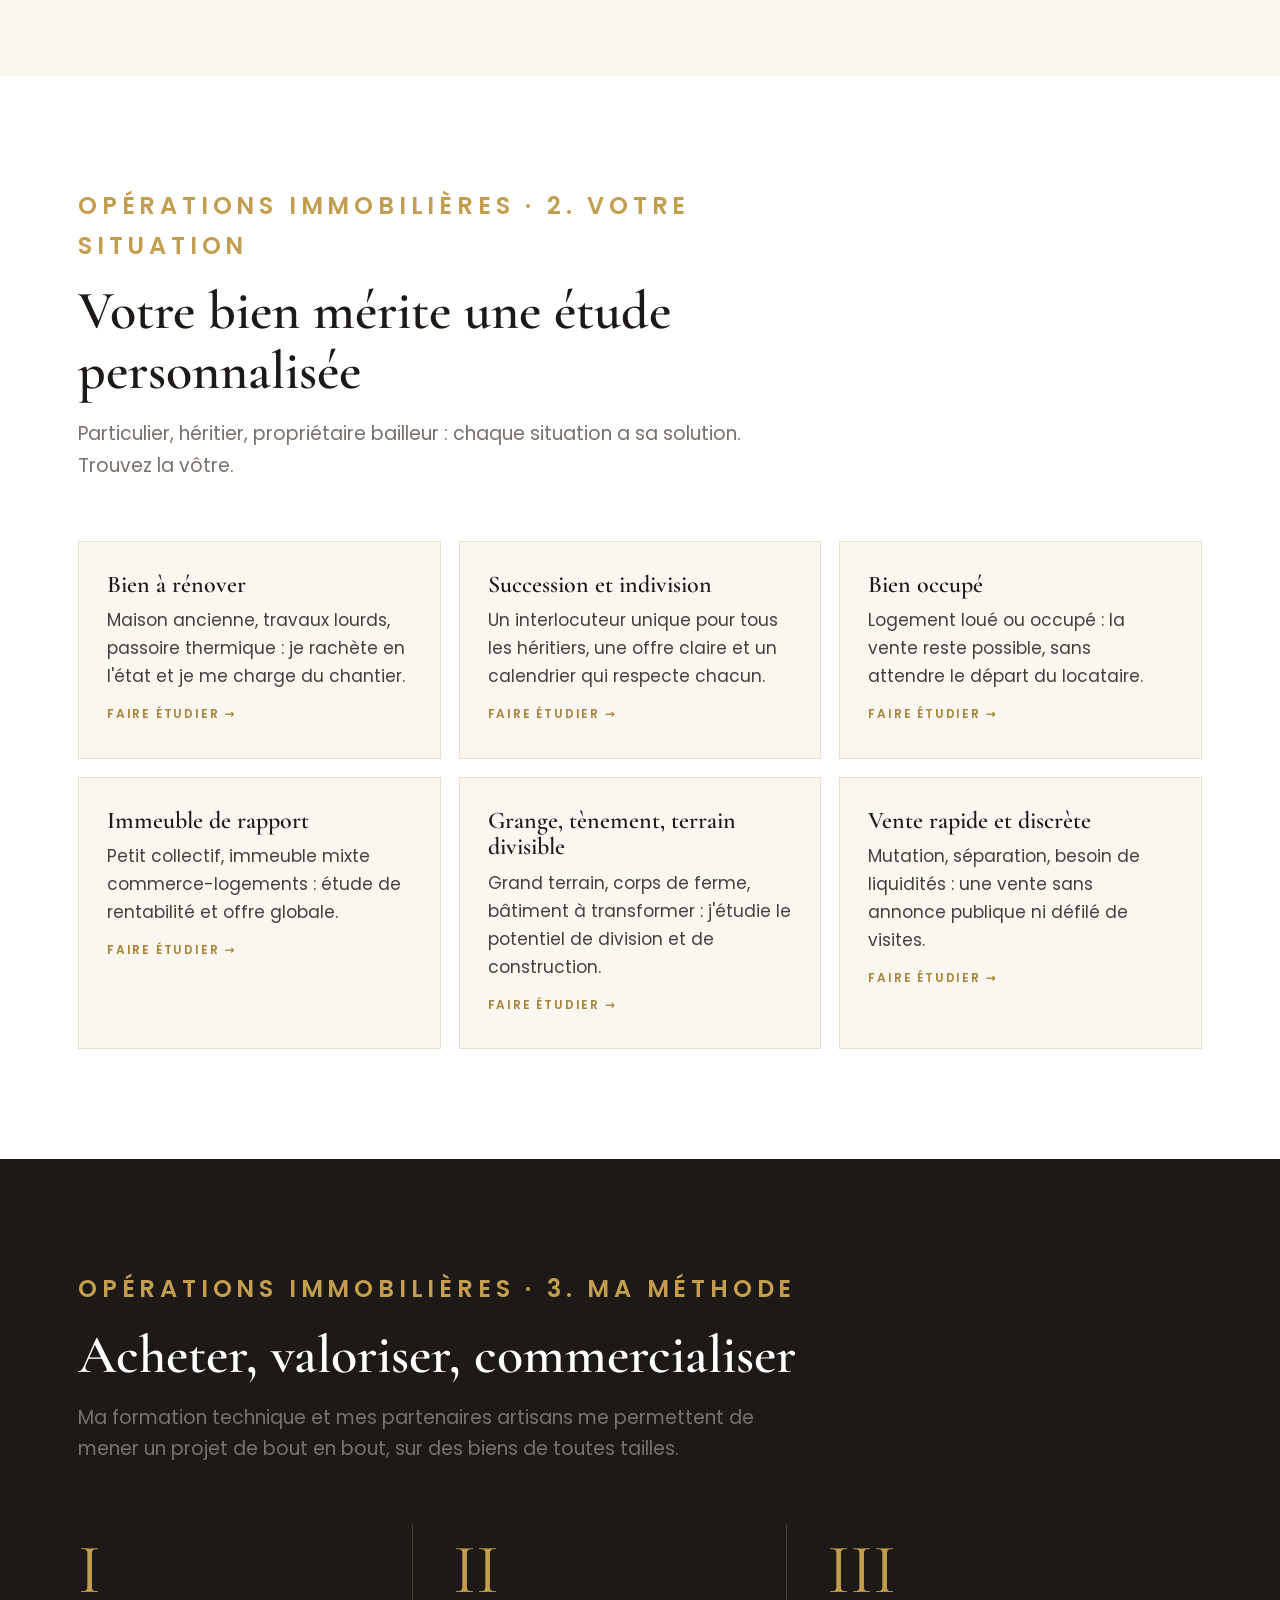
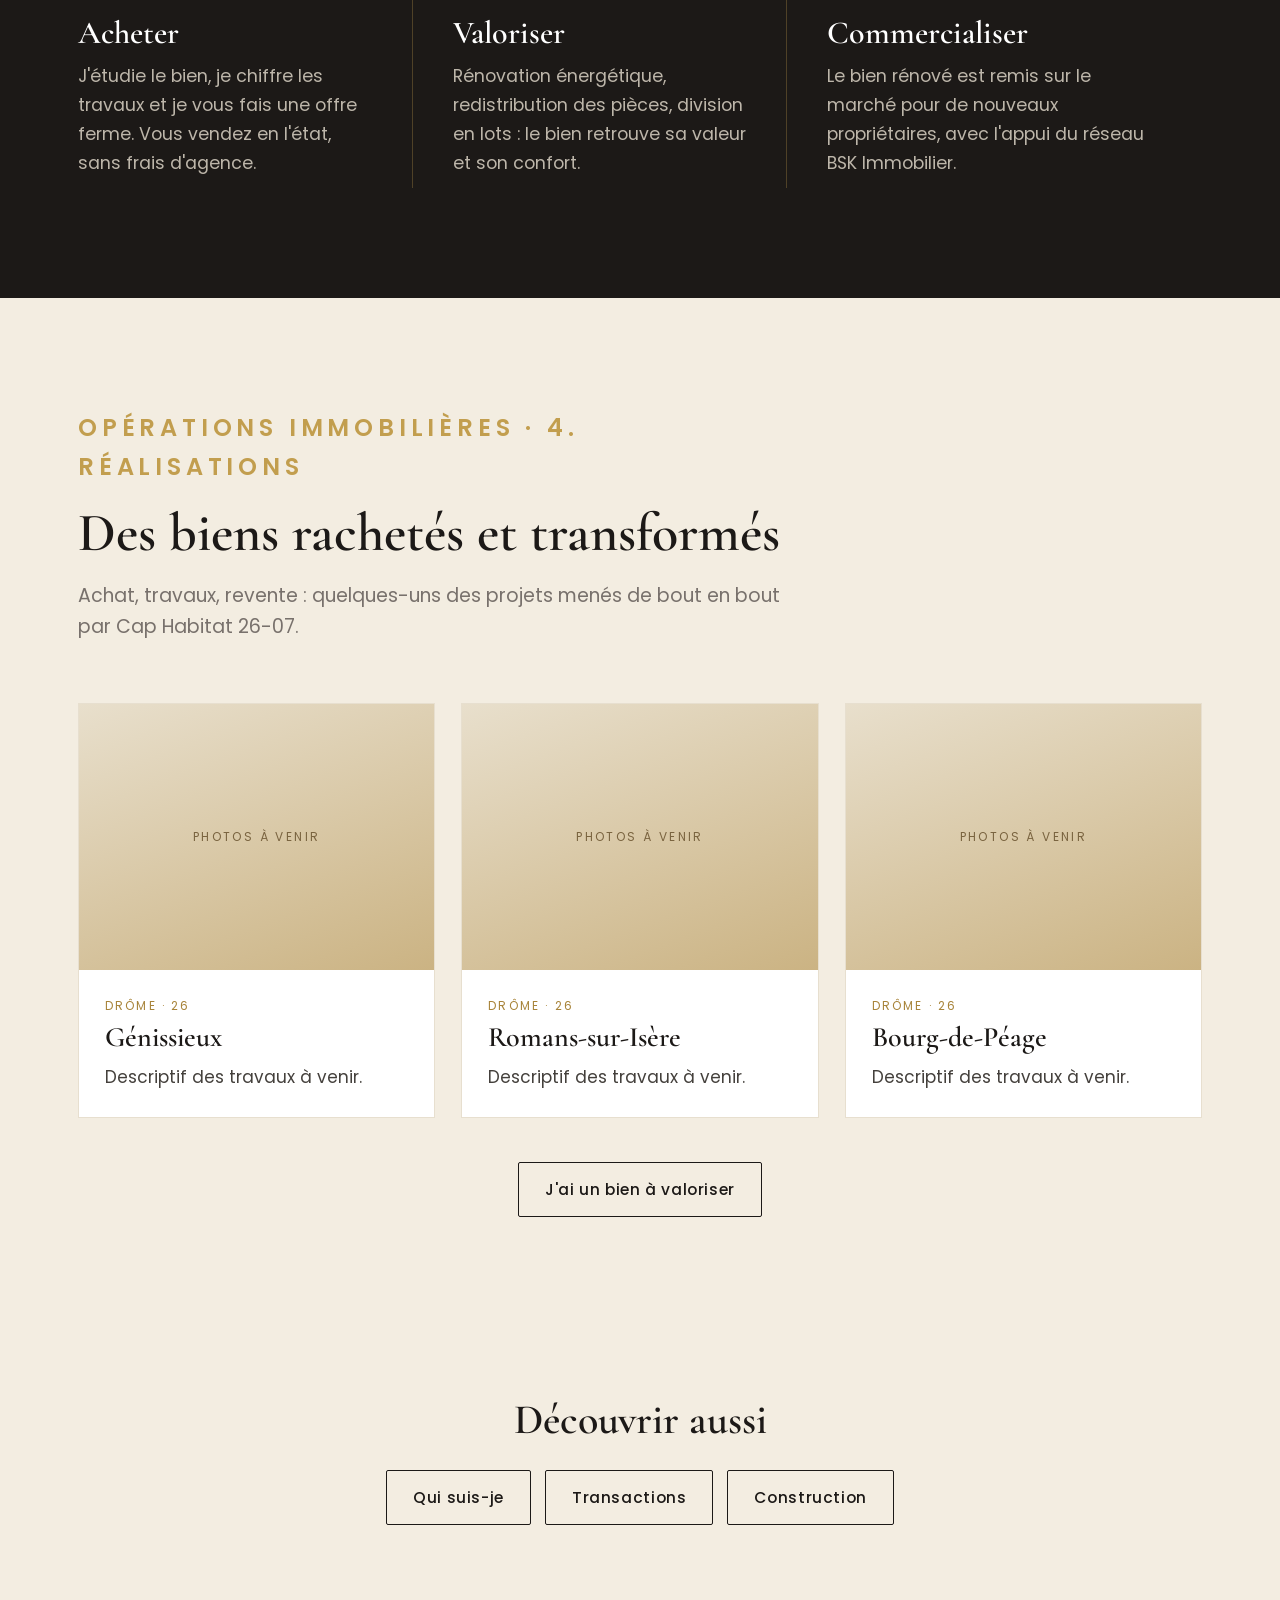
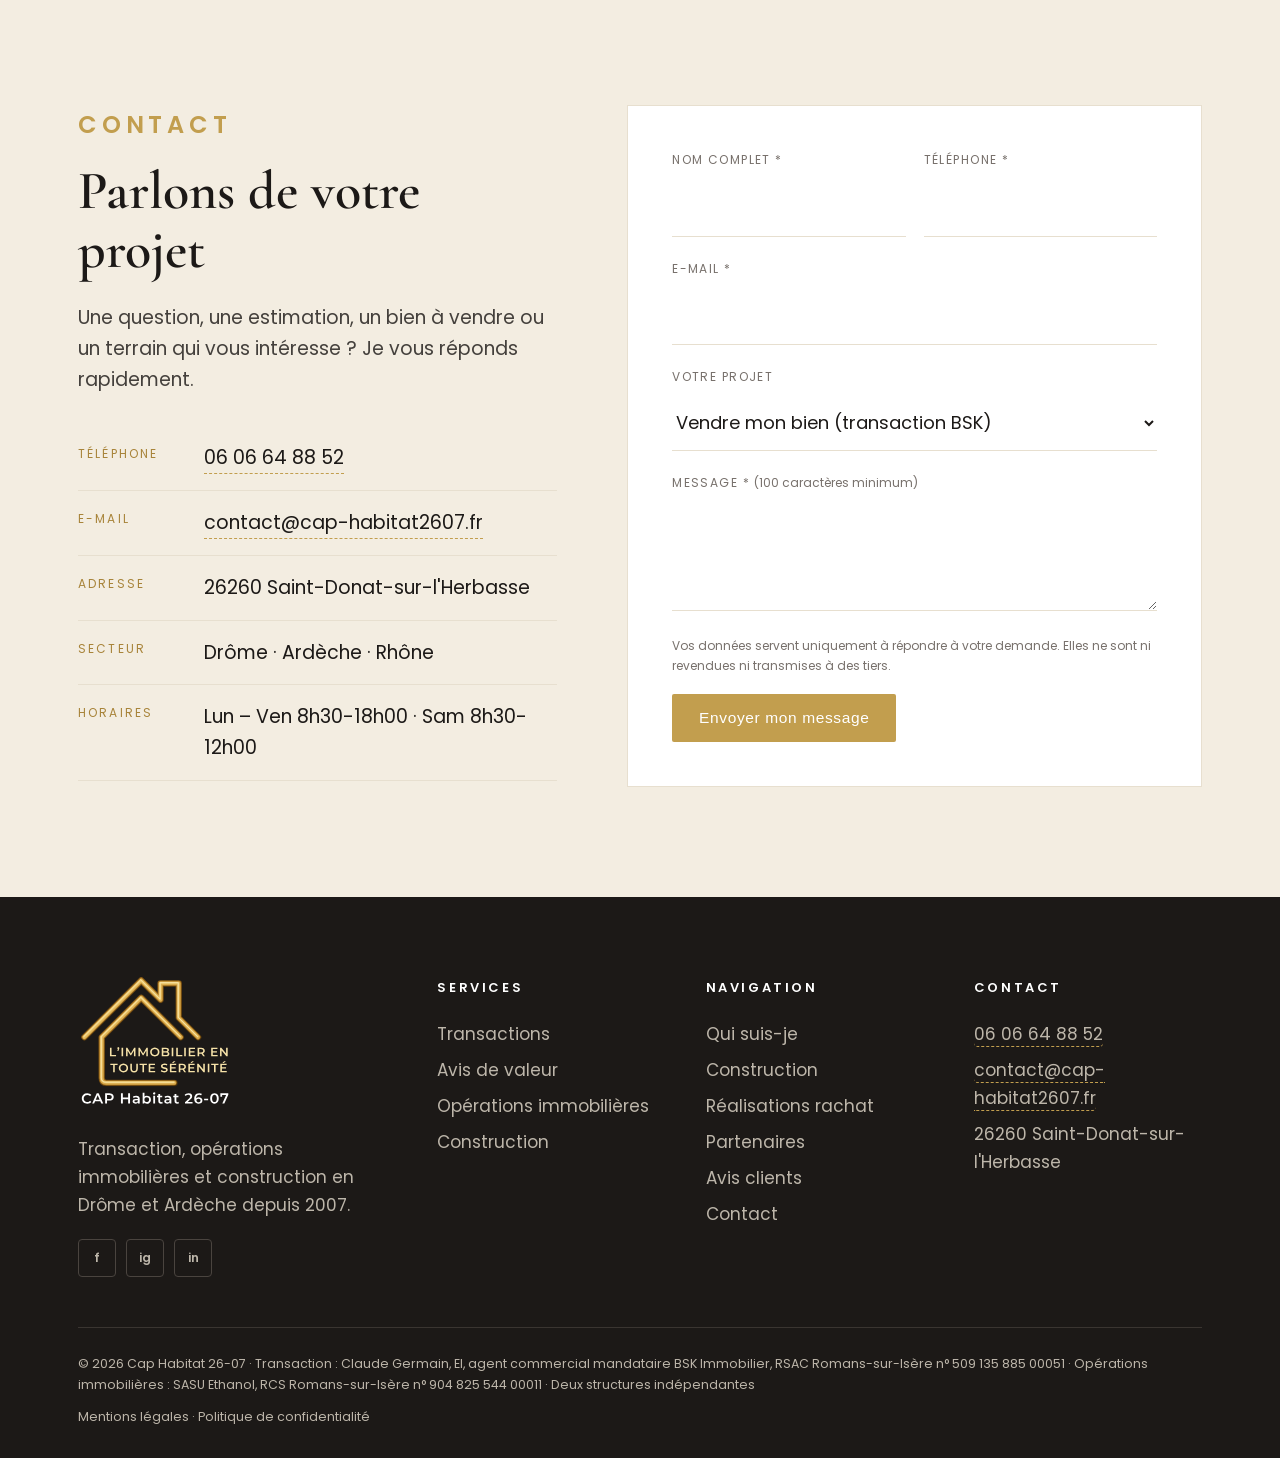
<file: operations-immobilieres.html>
<!DOCTYPE html>
<html lang="fr">
<head>
<meta charset="utf-8">
<meta name="viewport" content="width=device-width, initial-scale=1">
<title>Opérations immobilières : achat de biens en l'état | Cap Habitat 26-07</title>
<meta name="description" content="Cap Habitat 26-07 achète votre maison, grange ou tènement en l'état en Drôme-Ardèche, le valorise et lui donne une seconde vie. Offre claire, sans travaux pour vous.">
<link rel="canonical" href="https://cap-habitat2607.fr/operations-immobilieres.html">
<meta name="robots" content="index,follow">
<meta property="og:type" content="website">
<meta property="og:title" content="Opérations immobilières : achat de biens en l'état | Cap Habitat 26-07">
<meta property="og:description" content="Cap Habitat 26-07 achète votre maison, grange ou tènement en l'état en Drôme-Ardèche, le valorise et lui donne une seconde vie. Offre claire, sans travaux pour vous.">
<meta property="og:url" content="https://cap-habitat2607.fr/operations-immobilieres.html">
<meta property="og:image" content="https://cap-habitat2607.fr/hero.jpg">
<meta property="og:locale" content="fr_FR">
<meta name="theme-color" content="#1C1917">
<link rel="icon" href="favicon.svg" type="image/svg+xml">
<script type="application/ld+json">{"@context":"https://schema.org","@type":"BreadcrumbList","itemListElement":[{"@type":"ListItem","position":1,"name":"Accueil","item":"https://cap-habitat2607.fr/"},{"@type":"ListItem","position":2,"name":"Opérations immobilières","item":"https://cap-habitat2607.fr/operations-immobilieres.html"}]}</script>
<link rel="preconnect" href="https://fonts.googleapis.com">
<link rel="preconnect" href="https://fonts.gstatic.com" crossorigin>
<link href="https://fonts.googleapis.com/css2?family=Cormorant+Garamond:ital,wght@0,500;0,600;1,500&family=Poppins:wght@400;500;600;700&display=swap" rel="stylesheet">
<link rel="stylesheet" href="style.css">
</head>
<body>
<!-- Logo (reprise du logo Cap Habitat 26-07 : maison au double toit avec cheminée) -->
<svg width="0" height="0" style="position:absolute">
  <symbol id="house" viewBox="0 0 64 64">
    <path d="M4 34 L32 8 L60 34" fill="none" stroke="currentColor" stroke-width="4.2" stroke-linejoin="miter"/>
    <path d="M10 44 L32 22 L54 44" fill="none" stroke="currentColor" stroke-width="4.2"/>
    <rect x="43" y="10" width="6" height="12" fill="currentColor"/>
    <path d="M14 40 V62" stroke="currentColor" stroke-width="4.2"/>
  </symbol>
</svg>

<header id="top">
  <div class="wrap nav">
    <a href="index.html" class="logo" aria-label="Cap Habitat 26-07, accueil">
      <img src="logo-clair.svg" alt="Cap Habitat 26-07 – L'immobilier en toute sérénité" width="104" height="88">
    </a>
    <button class="burger" aria-label="Menu" onclick="document.querySelector('.menu').classList.toggle('open')">≡</button>
    <nav class="menu">
      <a href="qui-suis-je.html">Qui suis-je</a>
      <a href="transactions.html">Transactions</a>
      <a href="operations-immobilieres.html" aria-current="page">Opérations immobilières</a>
      <a href="construction.html">Construction</a>
      <a href="#contact" class="btn btn-gold">Contact</a>
      <a class="nsoc" href="https://www.facebook.com/cap-habitat2607" aria-label="Facebook Cap Habitat 26-07"><svg viewBox="0 0 24 24" width="18" height="18" fill="currentColor" aria-hidden="true"><path d="M13.5 21v-7.5h2.6l.4-3h-3V8.6c0-.9.3-1.5 1.6-1.5h1.6V4.4c-.3 0-1.2-.1-2.3-.1-2.3 0-3.9 1.4-3.9 4v2.2H7.9v3h2.6V21z"/></svg></a>
      <a class="nsoc" href="https://www.instagram.com/cap.habitat2607/" aria-label="Instagram Cap Habitat 26-07"><svg viewBox="0 0 24 24" width="18" height="18" fill="none" stroke="currentColor" stroke-width="1.8" aria-hidden="true"><rect x="3.5" y="3.5" width="17" height="17" rx="5"/><circle cx="12" cy="12" r="4"/><circle cx="17.3" cy="6.7" r="1" fill="currentColor" stroke="none"/></svg></a>
    </nav>
  </div>
</header>

<!-- BANDEAU -->
<section class="phero">
  <img class="land" src="hero.jpg" alt="" aria-hidden="true">
  <div class="wrap">
    <div class="crumb"><a href="index.html">Accueil</a> › Opérations immobilières</div>
    <h1>Opérations immobilières <em>en Drôme-Ardèche</em></h1>
    <p>Maison à rénover, grange, tènement : j'achète votre bien en l'état et je le valorise.</p>
  </div>
</section>

<!-- POLE RACHAT DE BIENS : principe + situations + méthode + réalisations -->
<div class="pole" id="rachat">
  <div class="wrap">
    <div class="kicker">Cap Habitat 26-07</div>
    <h2>Tout comprendre en quatre temps</h2>
    <nav><a href="#principe">1. Le principe</a><a href="#situations">2. Votre situation</a><a href="#methode">3. Ma méthode</a><a href="#realisations">4. Réalisations</a></nav>
  </div>
</div>
<!-- RACHAT -->
<section class="rachat" id="principe">
  <div class="wrap">
    <div class="reveal">
      <div class="kicker">Opérations immobilières · 1. Le principe</div>
      <h2>Vendre en l'état : simple, rapide, sans surprise</h2>
      <p class="lead">Succession, bien vacant, travaux trop lourds, besoin de vendre vite : Cap Habitat 26-07 rachète votre bien tel qu'il est, puis le rénove pour lui donner une seconde vie.</p>
      <ul class="checks">
        <li><b>100 % confidentiel</b>, sans annonce publique</li>
        <li>Aucun travaux ni diagnostic de rénovation à votre charge</li>
        <li>Une offre écrite et chiffrée</li>
        <li>Pas de condition suspensive de prêt</li>
        <li>Signature chez le notaire selon un calendrier convenu d'avance</li>
      </ul>
      <a href="#contact" class="btn btn-gold">Proposer mon bien</a>
    </div>
  </div>
</section>

<!-- SITUATIONS -->
<section class="situ" id="situations">
  <div class="wrap">
    <div class="head reveal">
      <div class="kicker">Opérations immobilières · 2. Votre situation</div>
      <h2>Votre bien mérite une étude personnalisée</h2>
      <p>Particulier, héritier, propriétaire bailleur : chaque situation a sa solution. Trouvez la vôtre.</p>
    </div>
    <div class="sgrid reveal">
      <a href="#contact" class="sit"><h3>Bien à rénover</h3><p>Maison ancienne, travaux lourds, passoire thermique : je rachète en l'état et je me charge du chantier.</p><span>Faire étudier →</span></a>
      <a href="#contact" class="sit"><h3>Succession et indivision</h3><p>Un interlocuteur unique pour tous les héritiers, une offre claire et un calendrier qui respecte chacun.</p><span>Faire étudier →</span></a>
      <a href="#contact" class="sit"><h3>Bien occupé</h3><p>Logement loué ou occupé : la vente reste possible, sans attendre le départ du locataire.</p><span>Faire étudier →</span></a>
      <a href="#contact" class="sit"><h3>Immeuble de rapport</h3><p>Petit collectif, immeuble mixte commerce-logements : étude de rentabilité et offre globale.</p><span>Faire étudier →</span></a>
      <a href="#contact" class="sit"><h3>Grange, tènement, terrain divisible</h3><p>Grand terrain, corps de ferme, bâtiment à transformer : j'étudie le potentiel de division et de construction.</p><span>Faire étudier →</span></a>
      <a href="#contact" class="sit"><h3>Vente rapide et discrète</h3><p>Mutation, séparation, besoin de liquidités : une vente sans annonce publique ni défilé de visites.</p><span>Faire étudier →</span></a>
    </div>
  </div>
</section>

<!-- METHODE -->
<section class="methode" id="methode">
  <div class="wrap">
    <div class="head reveal">
      <div class="kicker">Opérations immobilières · 3. Ma méthode</div>
      <h2 class="one">Acheter, valoriser, commercialiser</h2>
      <p>Ma formation technique et mes partenaires artisans me permettent de mener un projet de bout en bout, sur des biens de toutes tailles.</p>
    </div>
    <div class="mgrid reveal">
      <div class="m"><div class="ic">I</div><h3>Acheter</h3><p>J'étudie le bien, je chiffre les travaux et je vous fais une offre ferme. Vous vendez en l'état, sans frais d'agence.</p></div>
      <div class="m"><div class="ic">II</div><h3>Valoriser</h3><p>Rénovation énergétique, redistribution des pièces, division en lots : le bien retrouve sa valeur et son confort.</p></div>
      <div class="m"><div class="ic">III</div><h3>Commercialiser</h3><p>Le bien rénové est remis sur le marché pour de nouveaux propriétaires, avec l'appui du réseau BSK Immobilier.</p></div>
    </div>

  </div>
</section>

<!-- RACHAT DE BIENS : REALISATIONS -->
<section class="real" id="realisations">
  <div class="wrap">
    <div class="head reveal">
      <div class="kicker">Opérations immobilières · 4. Réalisations</div>
      <h2>Des biens rachetés et transformés</h2>
      <p>Achat, travaux, revente : quelques-uns des projets menés de bout en bout par Cap Habitat 26-07.</p>
    </div>
    <div class="rgrid reveal">
      <article class="proj"><div class="pimg"><span>Photos à venir</span></div><div class="b"><div class="loc">Drôme · 26</div><h3>Génissieux</h3><p>Descriptif des travaux à venir.</p></div></article>
      <article class="proj"><div class="pimg"><span>Photos à venir</span></div><div class="b"><div class="loc">Drôme · 26</div><h3>Romans-sur-Isère</h3><p>Descriptif des travaux à venir.</p></div></article>
      <article class="proj"><div class="pimg"><span>Photos à venir</span></div><div class="b"><div class="loc">Drôme · 26</div><h3>Bourg-de-Péage</h3><p>Descriptif des travaux à venir.</p></div></article>
    </div>
    <div style="text-align:center;margin-top:44px" class="reveal"><a href="#contact" class="btn btn-dark">J'ai un bien à valoriser</a></div>
  </div>
</section>

<!-- POUR ALLER PLUS LOIN -->
<section class="suite">
  <div class="wrap">
    <h2>Découvrir aussi</h2>
    <div class="lk"><a class="btn btn-dark" href="qui-suis-je.html">Qui suis-je</a><a class="btn btn-dark" href="transactions.html">Transactions</a><a class="btn btn-dark" href="construction.html">Construction</a></div>
  </div>
</section>

<!-- CONTACT -->
<section class="contact" id="contact">
  <div class="wrap">
    <div class="reveal">
      <div class="kicker">Contact</div>
      <h2>Parlons de votre projet</h2>
      <p style="color:var(--ink2)">Une question, une estimation, un bien à vendre ou un terrain qui vous intéresse ? Je vous réponds rapidement.</p>
      <ul class="info">
        <li><span>Téléphone</span><a href="tel:+33606648852" data-hint="Appeler">06 06 64 88 52</a></li>
        <li><span>E-mail</span><a href="mailto:contact@cap-habitat2607.fr" data-hint="Écrire un e-mail">contact@cap-habitat2607.fr</a></li>
        <li><span>Adresse</span>26260 Saint-Donat-sur-l'Herbasse</li>
        <li><span>Secteur</span>Drôme · Ardèche · Rhône</li>
        <li><span>Horaires</span>Lun – Ven 8h30-18h00 · Sam 8h30-12h00</li>
      </ul>
    </div>
    <form class="reveal" id="cform" action="contact.php" method="post">
      <div class="f2">
        <div><label for="f-nom">Nom complet *</label><input id="f-nom" name="nom" required></div>
        <div><label for="f-tel">Téléphone *</label><input id="f-tel" name="telephone" type="tel" required pattern="[0-9 +.()-]{10,}" title="Numéro de téléphone (10 chiffres minimum)"></div>
      </div>
      <label for="f-mail">E-mail *</label><input id="f-mail" name="email" type="email" required>
      <label for="f-projet">Votre projet</label>
      <select id="f-projet" name="projet">
        <option>Vendre mon bien (transaction BSK)</option>
        <option>Obtenir un avis de valeur</option>
        <option>Acheter un bien</option>
        <option>Proposer mon bien au rachat en l'état</option>
        <option>Faire construire</option>
        <option>Autre</option>
      </select>
      <label for="f-msg">Message * <span id="f-cpt" style="text-transform:none;letter-spacing:0">(100 caractères minimum)</span></label><textarea id="f-msg" name="message" required minlength="100"></textarea>
      <input type="text" name="site_web" tabindex="-1" autocomplete="off" style="position:absolute;left:-9999px" aria-hidden="true">
      <p style="font-size:12px;color:var(--muted);margin:-6px 0 18px">Vos données servent uniquement à répondre à votre demande. Elles ne sont ni revendues ni transmises à des tiers.</p>
      <button class="btn btn-gold" type="submit">Envoyer mon message</button>
      <div class="ok" id="cok"></div>
      <div class="ferr" id="cerr" hidden><p>L'envoi n'a pas fonctionné.</p><p>Appelez-moi au <a href="tel:+33606648852">06 06 64 88 52</a><br>ou écrivez à <a href="mailto:contact@cap-habitat2607.fr">contact@cap-habitat2607.fr</a></p><button type="button" onclick="this.parentNode.hidden=true">Fermer</button></div>
    </form>
  </div>
</section>

<footer>
  <div class="wrap">
    <div class="fgrid">
      <div>
        <a href="index.html" class="logo flogo"><img src="logo-clair.svg" alt="Cap Habitat 26-07" width="160" height="136"></a>
        <p style="margin-top:20px;max-width:300px">Transaction, opérations immobilières et construction en Drôme et Ardèche depuis 2007.</p>
        <div class="soc">
          <a href="https://www.facebook.com/cap-habitat2607" aria-label="Facebook">f</a>
          <a href="https://www.instagram.com/cap.habitat2607/" aria-label="Instagram">ig</a>
          <a href="https://www.linkedin.com/company/cap-habitat-26-07" aria-label="LinkedIn">in</a>
        </div>
      </div>
      <div><h4>Services</h4><ul><li><a href="transactions.html">Transactions</a></li><li><a href="transactions.html">Avis de valeur</a></li><li><a href="#rachat">Opérations immobilières</a></li><li><a href="construction.html">Construction</a></li></ul></div>
      <div><h4>Navigation</h4><ul><li><a href="qui-suis-je.html">Qui suis-je</a></li><li><a href="construction.html">Construction</a></li><li><a href="#realisations">Réalisations rachat</a></li><li><a href="qui-suis-je.html#reseau">Partenaires</a></li><li><a href="index.html#avis">Avis clients</a></li><li><a href="#contact">Contact</a></li></ul></div>
      <div><h4>Contact</h4><ul><li><a href="tel:+33606648852" data-hint="Appeler">06 06 64 88 52</a></li><li><a href="mailto:contact@cap-habitat2607.fr" data-hint="Écrire un e-mail">contact@cap-habitat2607.fr</a></li><li>26260 Saint-Donat-sur-l'Herbasse</li></ul></div>
    </div>
    <div class="fbot">
      <span>© 2026 Cap Habitat 26-07 · Transaction : Claude Germain, EI, agent commercial mandataire BSK Immobilier, RSAC Romans-sur-Isère n° 509 135 885 00051 · Opérations immobilières : SASU Ethanol, RCS Romans-sur-Isère n° 904 825 544 00011 · Deux structures indépendantes</span>
      <span><a href="mentions-legales.html">Mentions légales</a> · <a href="mentions-legales.html">Politique de confidentialité</a></span>
    </div>
  </div>
</footer>

<script src="main.js"></script>
</body>
</html>
</file>
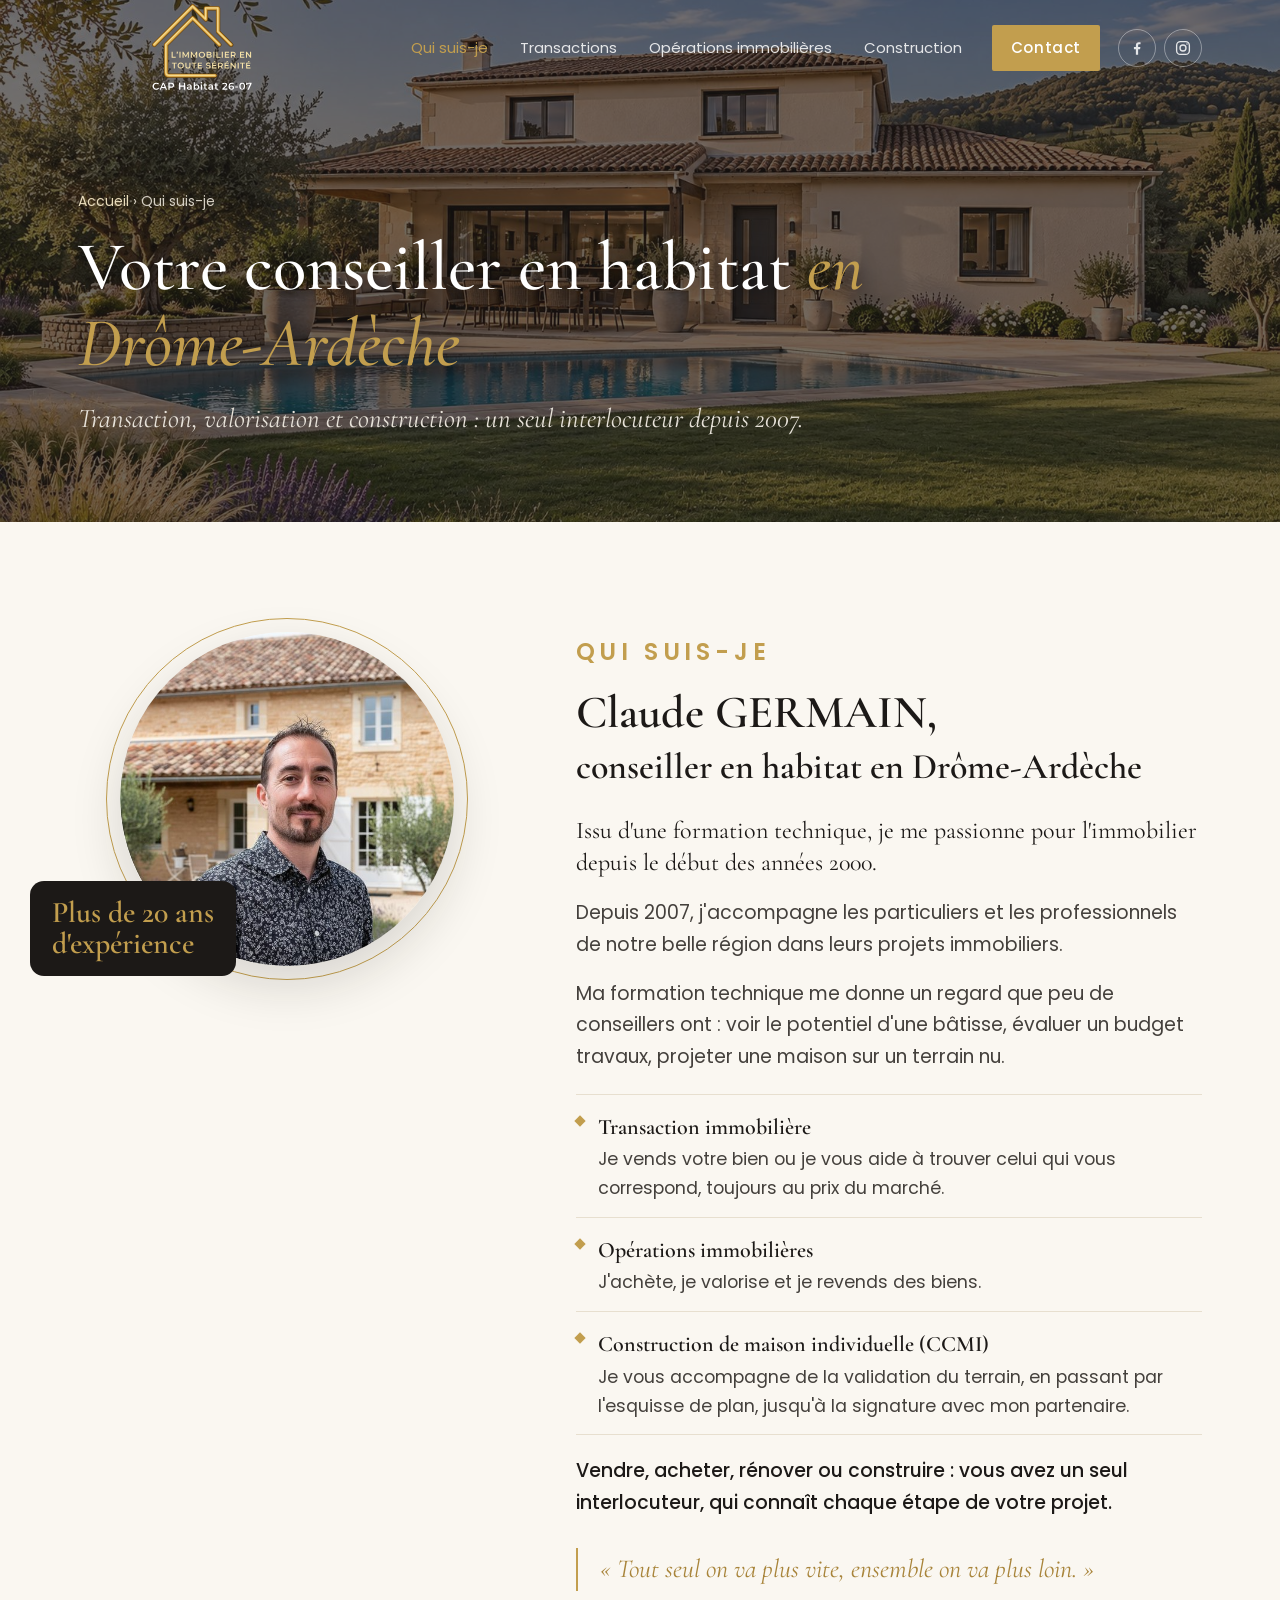
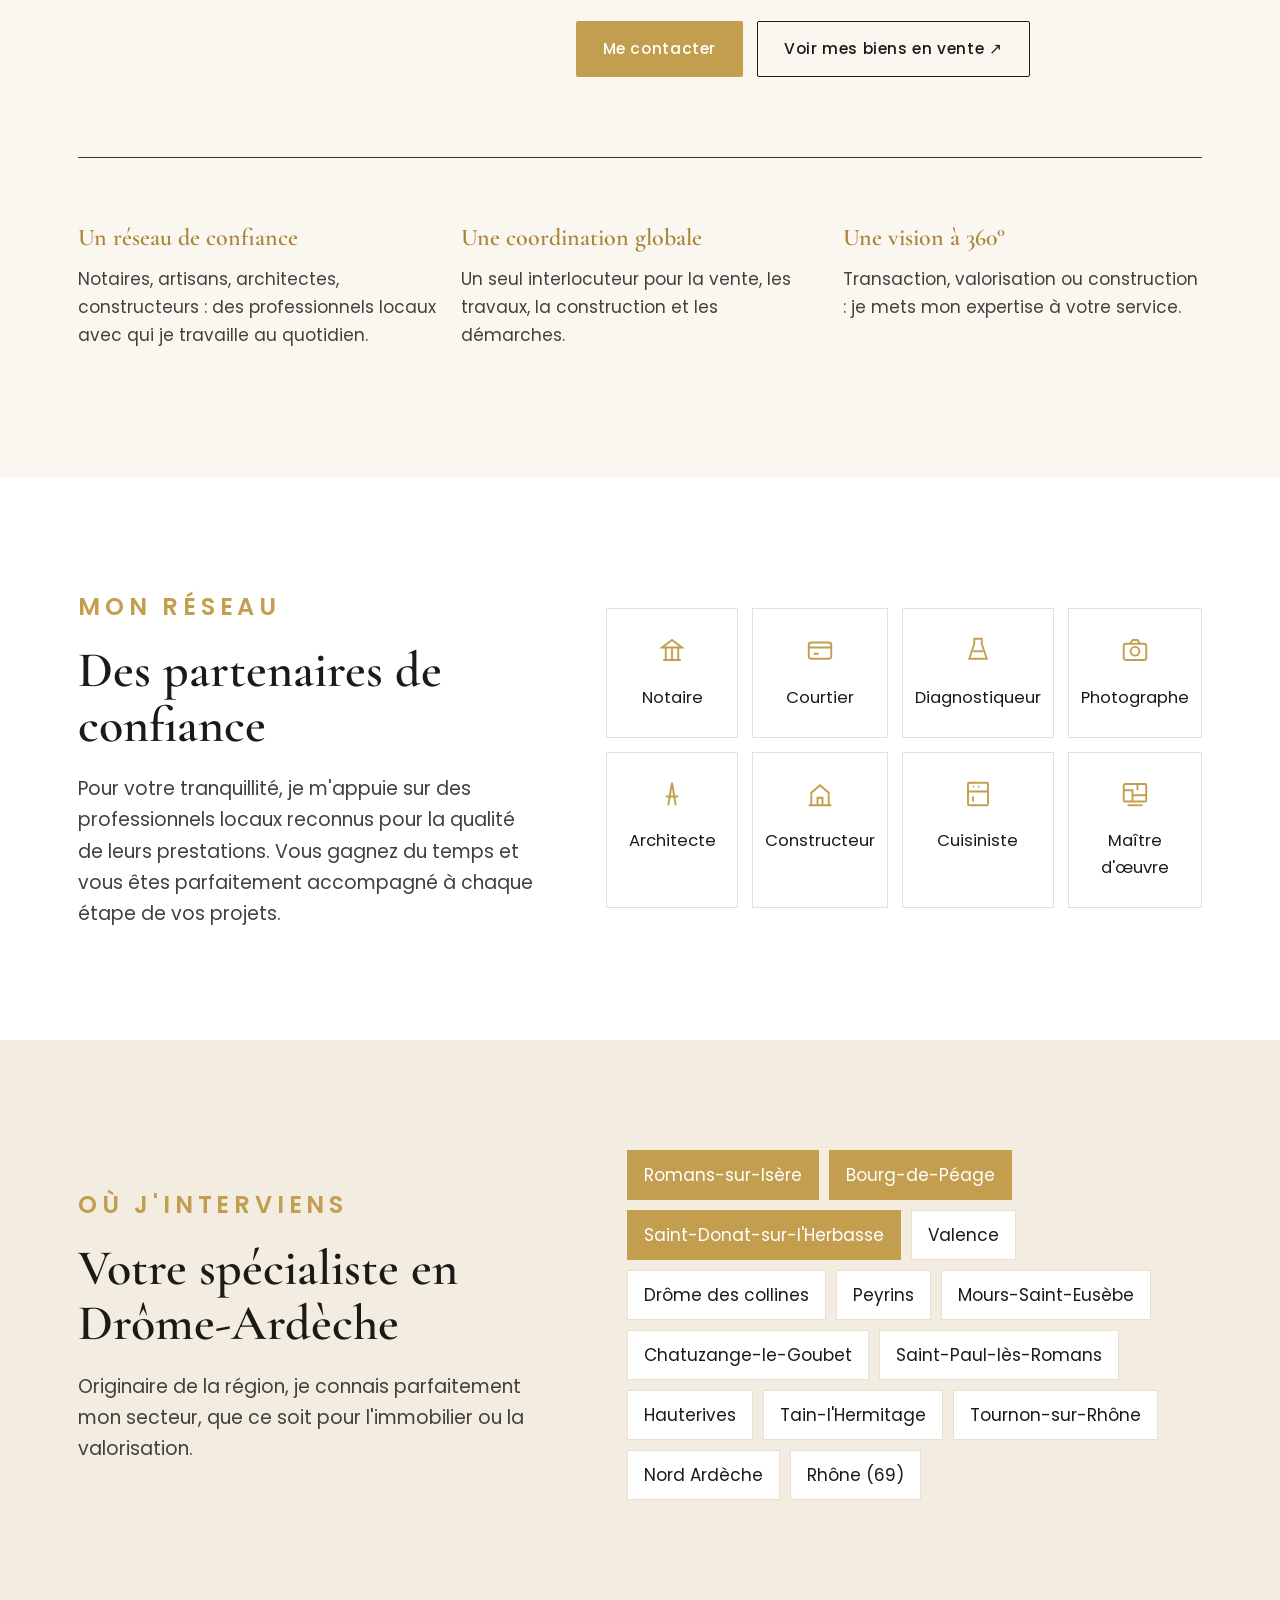
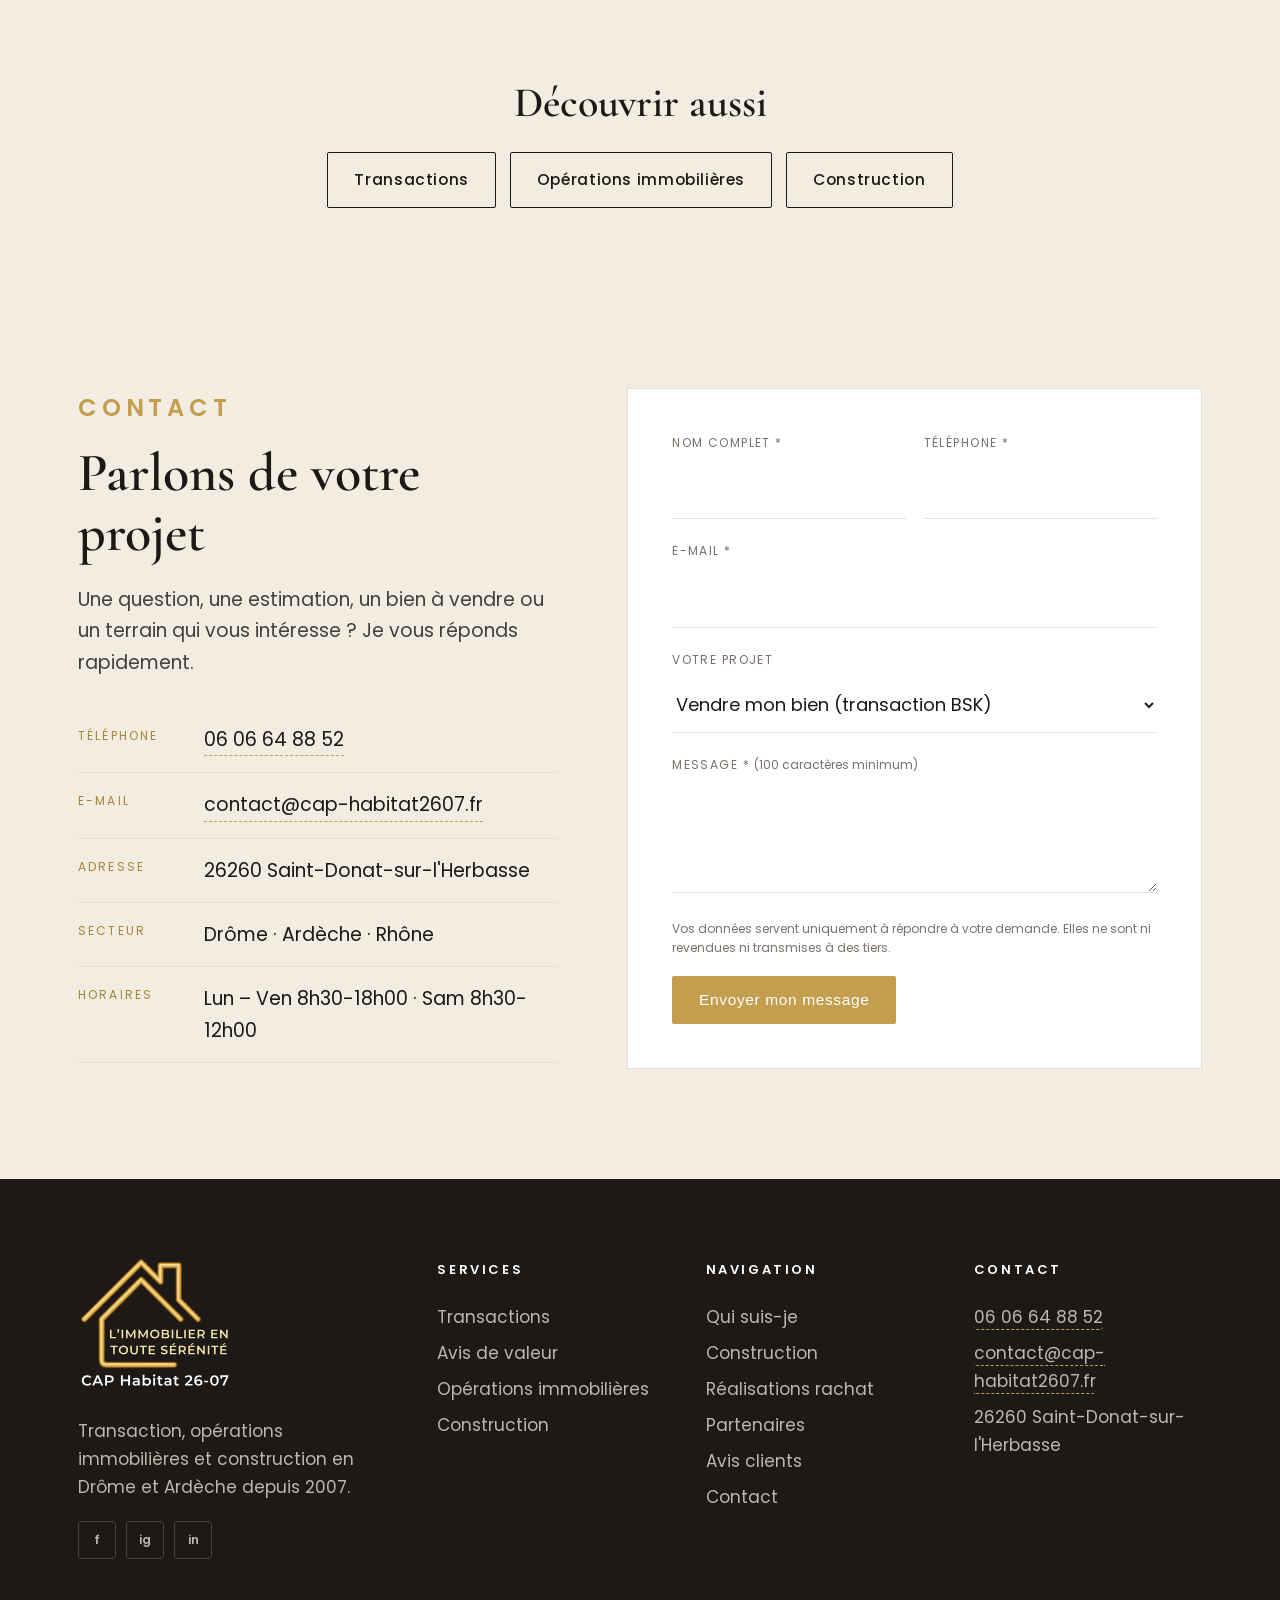
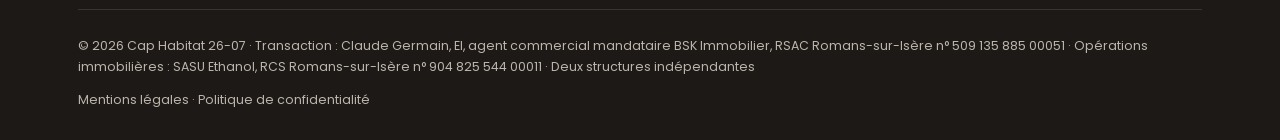
<file: qui-suis-je.html>
<!DOCTYPE html>
<html lang="fr">
<head>
<meta charset="utf-8">
<meta name="viewport" content="width=device-width, initial-scale=1">
<title>Qui suis-je | Claude Germain, conseiller en habitat Drôme-Ardèche</title>
<meta name="description" content="Claude Germain, conseiller en habitat en Drôme-Ardèche depuis 2007 : formation technique, réseau de partenaires locaux et connaissance du secteur de Saint-Donat, Romans et Bourg-de-Péage.">
<link rel="canonical" href="https://cap-habitat2607.fr/qui-suis-je.html">
<meta name="robots" content="index,follow">
<meta property="og:type" content="website">
<meta property="og:title" content="Qui suis-je | Claude Germain, conseiller en habitat Drôme-Ardèche">
<meta property="og:description" content="Claude Germain, conseiller en habitat en Drôme-Ardèche depuis 2007 : formation technique, réseau de partenaires locaux et connaissance du secteur de Saint-Donat, Romans et Bourg-de-Péage.">
<meta property="og:url" content="https://cap-habitat2607.fr/qui-suis-je.html">
<meta property="og:image" content="https://cap-habitat2607.fr/hero.jpg">
<meta property="og:locale" content="fr_FR">
<meta name="theme-color" content="#1C1917">
<link rel="icon" href="favicon.svg" type="image/svg+xml">
<script type="application/ld+json">{"@context":"https://schema.org","@type":"BreadcrumbList","itemListElement":[{"@type":"ListItem","position":1,"name":"Accueil","item":"https://cap-habitat2607.fr/"},{"@type":"ListItem","position":2,"name":"Qui suis-je","item":"https://cap-habitat2607.fr/qui-suis-je.html"}]}</script>
<link rel="preconnect" href="https://fonts.googleapis.com">
<link rel="preconnect" href="https://fonts.gstatic.com" crossorigin>
<link href="https://fonts.googleapis.com/css2?family=Cormorant+Garamond:ital,wght@0,500;0,600;1,500&family=Poppins:wght@400;500;600;700&display=swap" rel="stylesheet">
<link rel="stylesheet" href="style.css">
</head>
<body>
<!-- Logo (reprise du logo Cap Habitat 26-07 : maison au double toit avec cheminée) -->
<svg width="0" height="0" style="position:absolute">
  <symbol id="house" viewBox="0 0 64 64">
    <path d="M4 34 L32 8 L60 34" fill="none" stroke="currentColor" stroke-width="4.2" stroke-linejoin="miter"/>
    <path d="M10 44 L32 22 L54 44" fill="none" stroke="currentColor" stroke-width="4.2"/>
    <rect x="43" y="10" width="6" height="12" fill="currentColor"/>
    <path d="M14 40 V62" stroke="currentColor" stroke-width="4.2"/>
  </symbol>
</svg>

<header id="top">
  <div class="wrap nav">
    <a href="index.html" class="logo" aria-label="Cap Habitat 26-07, accueil">
      <img src="logo-clair.svg" alt="Cap Habitat 26-07 – L'immobilier en toute sérénité" width="104" height="88">
    </a>
    <button class="burger" aria-label="Menu" onclick="document.querySelector('.menu').classList.toggle('open')">≡</button>
    <nav class="menu">
      <a href="qui-suis-je.html" aria-current="page">Qui suis-je</a>
      <a href="transactions.html">Transactions</a>
      <a href="operations-immobilieres.html">Opérations immobilières</a>
      <a href="construction.html">Construction</a>
      <a href="#contact" class="btn btn-gold">Contact</a>
      <a class="nsoc" href="https://www.facebook.com/cap-habitat2607" aria-label="Facebook Cap Habitat 26-07"><svg viewBox="0 0 24 24" width="18" height="18" fill="currentColor" aria-hidden="true"><path d="M13.5 21v-7.5h2.6l.4-3h-3V8.6c0-.9.3-1.5 1.6-1.5h1.6V4.4c-.3 0-1.2-.1-2.3-.1-2.3 0-3.9 1.4-3.9 4v2.2H7.9v3h2.6V21z"/></svg></a>
      <a class="nsoc" href="https://www.instagram.com/cap.habitat2607/" aria-label="Instagram Cap Habitat 26-07"><svg viewBox="0 0 24 24" width="18" height="18" fill="none" stroke="currentColor" stroke-width="1.8" aria-hidden="true"><rect x="3.5" y="3.5" width="17" height="17" rx="5"/><circle cx="12" cy="12" r="4"/><circle cx="17.3" cy="6.7" r="1" fill="currentColor" stroke="none"/></svg></a>
    </nav>
  </div>
</header>

<!-- BANDEAU -->
<section class="phero">
  <img class="land" src="hero.jpg" alt="" aria-hidden="true">
  <div class="wrap">
    <div class="crumb"><a href="index.html">Accueil</a> › Qui suis-je</div>
    <h1>Votre conseiller en habitat <em>en Drôme-Ardèche</em></h1>
    <p>Transaction, valorisation et construction : un seul interlocuteur depuis 2007.</p>
  </div>
</section>

<!-- ABOUT -->
<section class="about" id="apropos">
  <div class="wrap">
    <div class="portrait reveal">
      <img src="portrait.jpg" alt="Claude Germain, conseiller en habitat en Drôme-Ardèche">
      <div class="badge"><b>Plus de 20 ans</b><b>d'expérience</b></div>
    </div>
    <div class="reveal">
      <div class="kicker">Qui suis-je</div>
      <h2 class="h-moi">Claude GERMAIN,<br><span>conseiller en habitat en Drôme-Ardèche</span></h2>
      <p class="lead-a">Issu d'une formation technique, je me passionne pour l'immobilier depuis le début des années 2000.</p>
      <p>Depuis 2007, j'accompagne les particuliers et les professionnels de notre belle région dans leurs projets immobiliers.</p>
      <p>Ma formation technique me donne un regard que peu de conseillers ont : voir le potentiel d'une bâtisse, évaluer un budget travaux, projeter une maison sur un terrain nu.</p>
      <ul class="metiers">
        <li><a href="transactions.html"><b>Transaction immobilière</b>Je vends votre bien ou je vous aide à trouver celui qui vous correspond, toujours au prix du marché.</a></li>
        <li><a href="operations-immobilieres.html"><b>Opérations immobilières</b>J'achète, je valorise et je revends des biens.</a></li>
        <li><a href="construction.html"><b>Construction de maison individuelle (CCMI)</b>Je vous accompagne de la validation du terrain, en passant par l'esquisse de plan, jusqu'à la signature avec mon partenaire.</a></li>
      </ul>
      <p class="unique">Vendre, acheter, rénover ou construire : vous avez un seul interlocuteur, qui connaît chaque étape de votre projet.</p>
      <blockquote>« Tout seul on va plus vite, ensemble on va plus loin. »</blockquote>
      <div class="ctas">
        <a href="#contact" class="btn btn-gold">Me contacter</a>
        <a href="https://bskimmobilier.com/claude-germain-11314" class="btn btn-dark">Voir mes biens en vente ↗</a>
      </div>
    </div>
  </div>
  <div class="wrap w360">
    <div class="v360 about360 reveal">
      <div><h4>Un réseau de confiance</h4><p>Notaires, artisans, architectes, constructeurs : des professionnels locaux avec qui je travaille au quotidien.</p></div>
      <div><h4>Une coordination globale</h4><p>Un seul interlocuteur pour la vente, les travaux, la construction et les démarches.</p></div>
      <div><h4>Une vision à 360°</h4><p>Transaction, valorisation ou construction : je mets mon expertise à votre service.</p></div>
    </div>
  </div>
</section>

<!-- RESEAU -->
<section class="reseau" id="reseau">
  <div class="wrap">
    <div class="reveal">
      <div class="kicker">Mon réseau</div>
      <h2>Des partenaires de confiance</h2>
      <p>Pour votre tranquillité, je m'appuie sur des professionnels locaux reconnus pour la qualité de leurs prestations. Vous gagnez du temps et vous êtes parfaitement accompagné à chaque étape de vos projets.</p>
    </div>
    <div class="pgrid reveal" id="pgrid"></div>
  </div>
</section>

<!-- ZONES -->
<section class="zones" id="zones">
  <div class="wrap">
    <div class="reveal">
      <div class="kicker">Où j'interviens</div>
      <h2>Votre spécialiste en Drôme-Ardèche</h2>
      <p>Originaire de la région, je connais parfaitement mon secteur, que ce soit pour l'immobilier ou la valorisation.</p>
    </div>
    <div class="zlist reveal">
      <span class="main">Romans-sur-Isère</span><span class="main">Bourg-de-Péage</span><span class="main">Saint-Donat-sur-l'Herbasse</span>
      <span>Valence</span><span>Drôme des collines</span><span>Peyrins</span><span>Mours-Saint-Eusèbe</span><span>Chatuzange-le-Goubet</span><span>Saint-Paul-lès-Romans</span><span>Hauterives</span><span>Tain-l'Hermitage</span><span>Tournon-sur-Rhône</span><span>Nord Ardèche</span><span>Rhône (69)</span>
    </div>
  </div>
</section>

<!-- POUR ALLER PLUS LOIN -->
<section class="suite">
  <div class="wrap">
    <h2>Découvrir aussi</h2>
    <div class="lk"><a class="btn btn-dark" href="transactions.html">Transactions</a><a class="btn btn-dark" href="operations-immobilieres.html">Opérations immobilières</a><a class="btn btn-dark" href="construction.html">Construction</a></div>
  </div>
</section>

<!-- CONTACT -->
<section class="contact" id="contact">
  <div class="wrap">
    <div class="reveal">
      <div class="kicker">Contact</div>
      <h2>Parlons de votre projet</h2>
      <p style="color:var(--ink2)">Une question, une estimation, un bien à vendre ou un terrain qui vous intéresse ? Je vous réponds rapidement.</p>
      <ul class="info">
        <li><span>Téléphone</span><a href="tel:+33606648852" data-hint="Appeler">06 06 64 88 52</a></li>
        <li><span>E-mail</span><a href="mailto:contact@cap-habitat2607.fr" data-hint="Écrire un e-mail">contact@cap-habitat2607.fr</a></li>
        <li><span>Adresse</span>26260 Saint-Donat-sur-l'Herbasse</li>
        <li><span>Secteur</span>Drôme · Ardèche · Rhône</li>
        <li><span>Horaires</span>Lun – Ven 8h30-18h00 · Sam 8h30-12h00</li>
      </ul>
    </div>
    <form class="reveal" id="cform" action="contact.php" method="post">
      <div class="f2">
        <div><label for="f-nom">Nom complet *</label><input id="f-nom" name="nom" required></div>
        <div><label for="f-tel">Téléphone *</label><input id="f-tel" name="telephone" type="tel" required pattern="[0-9 +.()-]{10,}" title="Numéro de téléphone (10 chiffres minimum)"></div>
      </div>
      <label for="f-mail">E-mail *</label><input id="f-mail" name="email" type="email" required>
      <label for="f-projet">Votre projet</label>
      <select id="f-projet" name="projet">
        <option>Vendre mon bien (transaction BSK)</option>
        <option>Obtenir un avis de valeur</option>
        <option>Acheter un bien</option>
        <option>Proposer mon bien au rachat en l'état</option>
        <option>Faire construire</option>
        <option>Autre</option>
      </select>
      <label for="f-msg">Message * <span id="f-cpt" style="text-transform:none;letter-spacing:0">(100 caractères minimum)</span></label><textarea id="f-msg" name="message" required minlength="100"></textarea>
      <input type="text" name="site_web" tabindex="-1" autocomplete="off" style="position:absolute;left:-9999px" aria-hidden="true">
      <p style="font-size:12px;color:var(--muted);margin:-6px 0 18px">Vos données servent uniquement à répondre à votre demande. Elles ne sont ni revendues ni transmises à des tiers.</p>
      <button class="btn btn-gold" type="submit">Envoyer mon message</button>
      <div class="ok" id="cok"></div>
      <div class="ferr" id="cerr" hidden><p>L'envoi n'a pas fonctionné.</p><p>Appelez-moi au <a href="tel:+33606648852">06 06 64 88 52</a><br>ou écrivez à <a href="mailto:contact@cap-habitat2607.fr">contact@cap-habitat2607.fr</a></p><button type="button" onclick="this.parentNode.hidden=true">Fermer</button></div>
    </form>
  </div>
</section>

<footer>
  <div class="wrap">
    <div class="fgrid">
      <div>
        <a href="index.html" class="logo flogo"><img src="logo-clair.svg" alt="Cap Habitat 26-07" width="160" height="136"></a>
        <p style="margin-top:20px;max-width:300px">Transaction, opérations immobilières et construction en Drôme et Ardèche depuis 2007.</p>
        <div class="soc">
          <a href="https://www.facebook.com/cap-habitat2607" aria-label="Facebook">f</a>
          <a href="https://www.instagram.com/cap.habitat2607/" aria-label="Instagram">ig</a>
          <a href="https://www.linkedin.com/company/cap-habitat-26-07" aria-label="LinkedIn">in</a>
        </div>
      </div>
      <div><h4>Services</h4><ul><li><a href="transactions.html">Transactions</a></li><li><a href="transactions.html">Avis de valeur</a></li><li><a href="operations-immobilieres.html">Opérations immobilières</a></li><li><a href="construction.html">Construction</a></li></ul></div>
      <div><h4>Navigation</h4><ul><li><a href="#apropos">Qui suis-je</a></li><li><a href="construction.html">Construction</a></li><li><a href="operations-immobilieres.html#realisations">Réalisations rachat</a></li><li><a href="#reseau">Partenaires</a></li><li><a href="index.html#avis">Avis clients</a></li><li><a href="#contact">Contact</a></li></ul></div>
      <div><h4>Contact</h4><ul><li><a href="tel:+33606648852" data-hint="Appeler">06 06 64 88 52</a></li><li><a href="mailto:contact@cap-habitat2607.fr" data-hint="Écrire un e-mail">contact@cap-habitat2607.fr</a></li><li>26260 Saint-Donat-sur-l'Herbasse</li></ul></div>
    </div>
    <div class="fbot">
      <span>© 2026 Cap Habitat 26-07 · Transaction : Claude Germain, EI, agent commercial mandataire BSK Immobilier, RSAC Romans-sur-Isère n° 509 135 885 00051 · Opérations immobilières : SASU Ethanol, RCS Romans-sur-Isère n° 904 825 544 00011 · Deux structures indépendantes</span>
      <span><a href="mentions-legales.html">Mentions légales</a> · <a href="mentions-legales.html">Politique de confidentialité</a></span>
    </div>
  </div>
</footer>

<script src="main.js"></script>
</body>
</html>
</file>
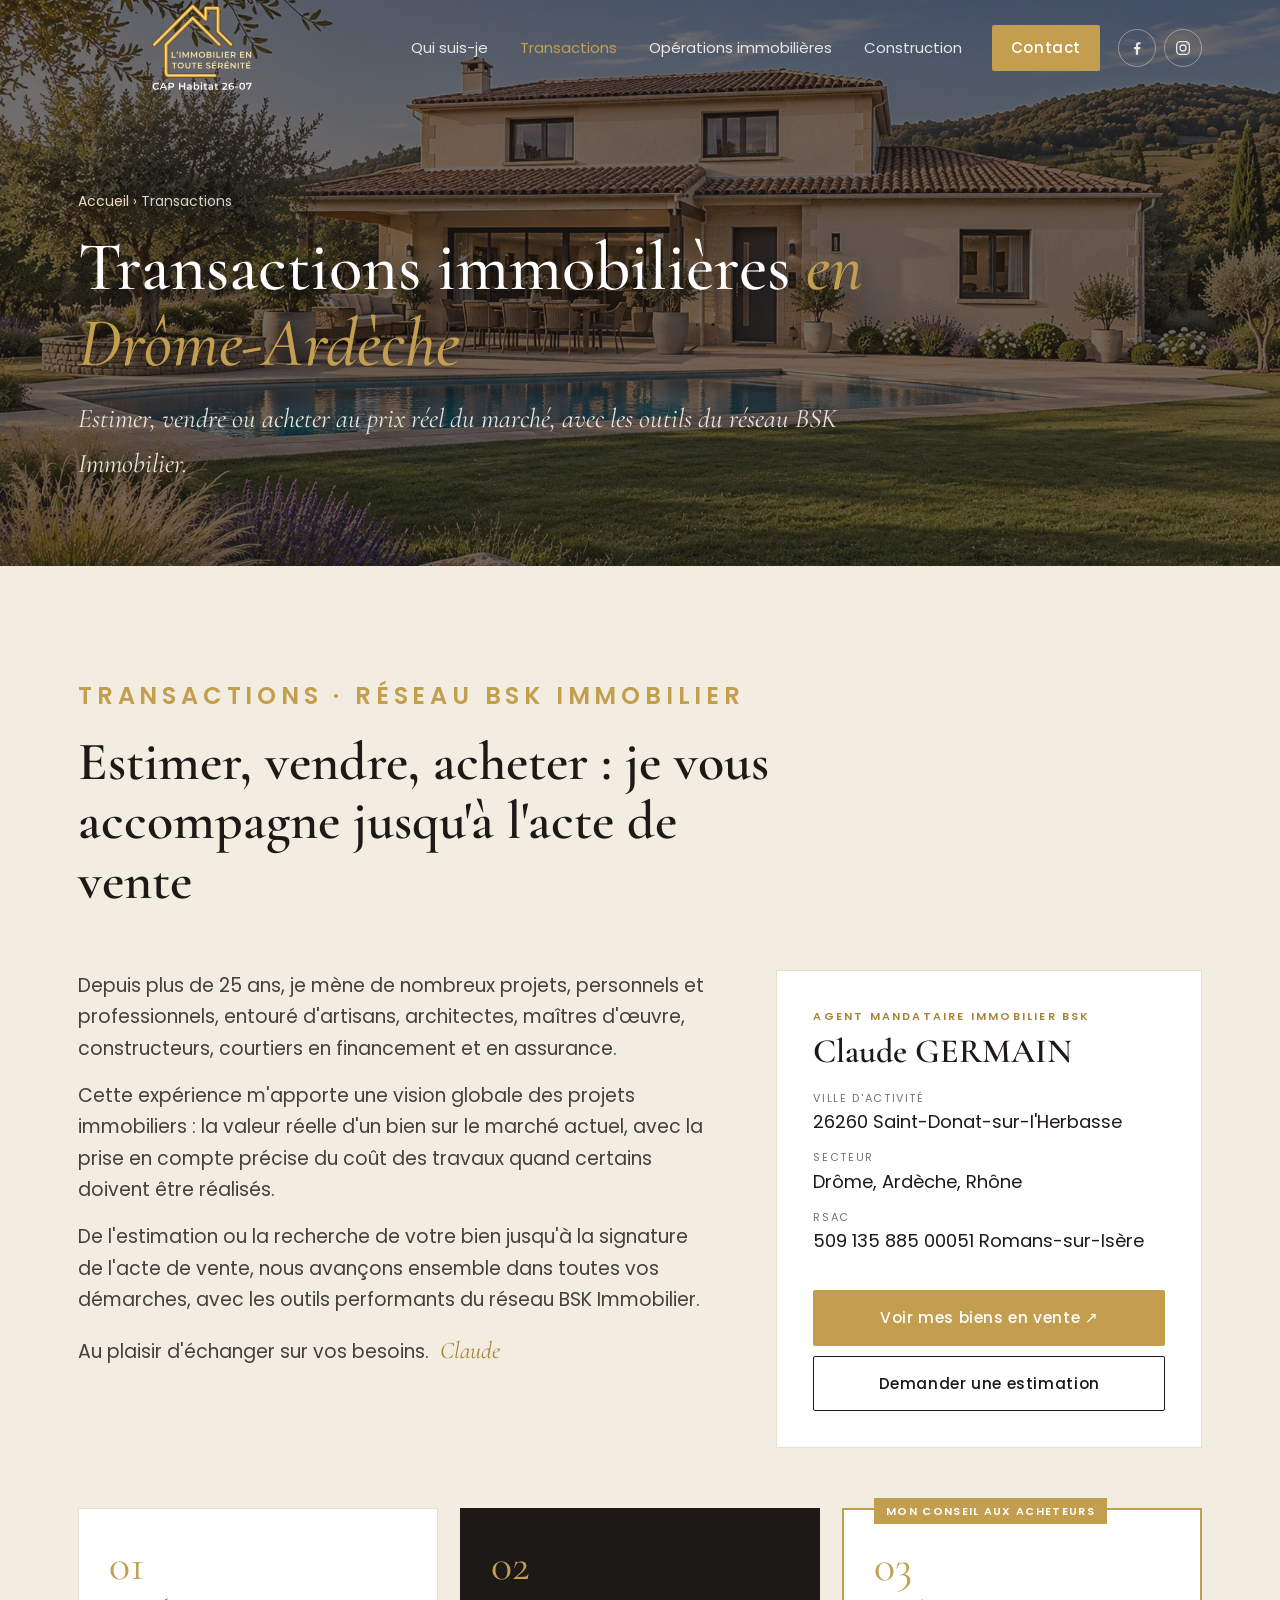
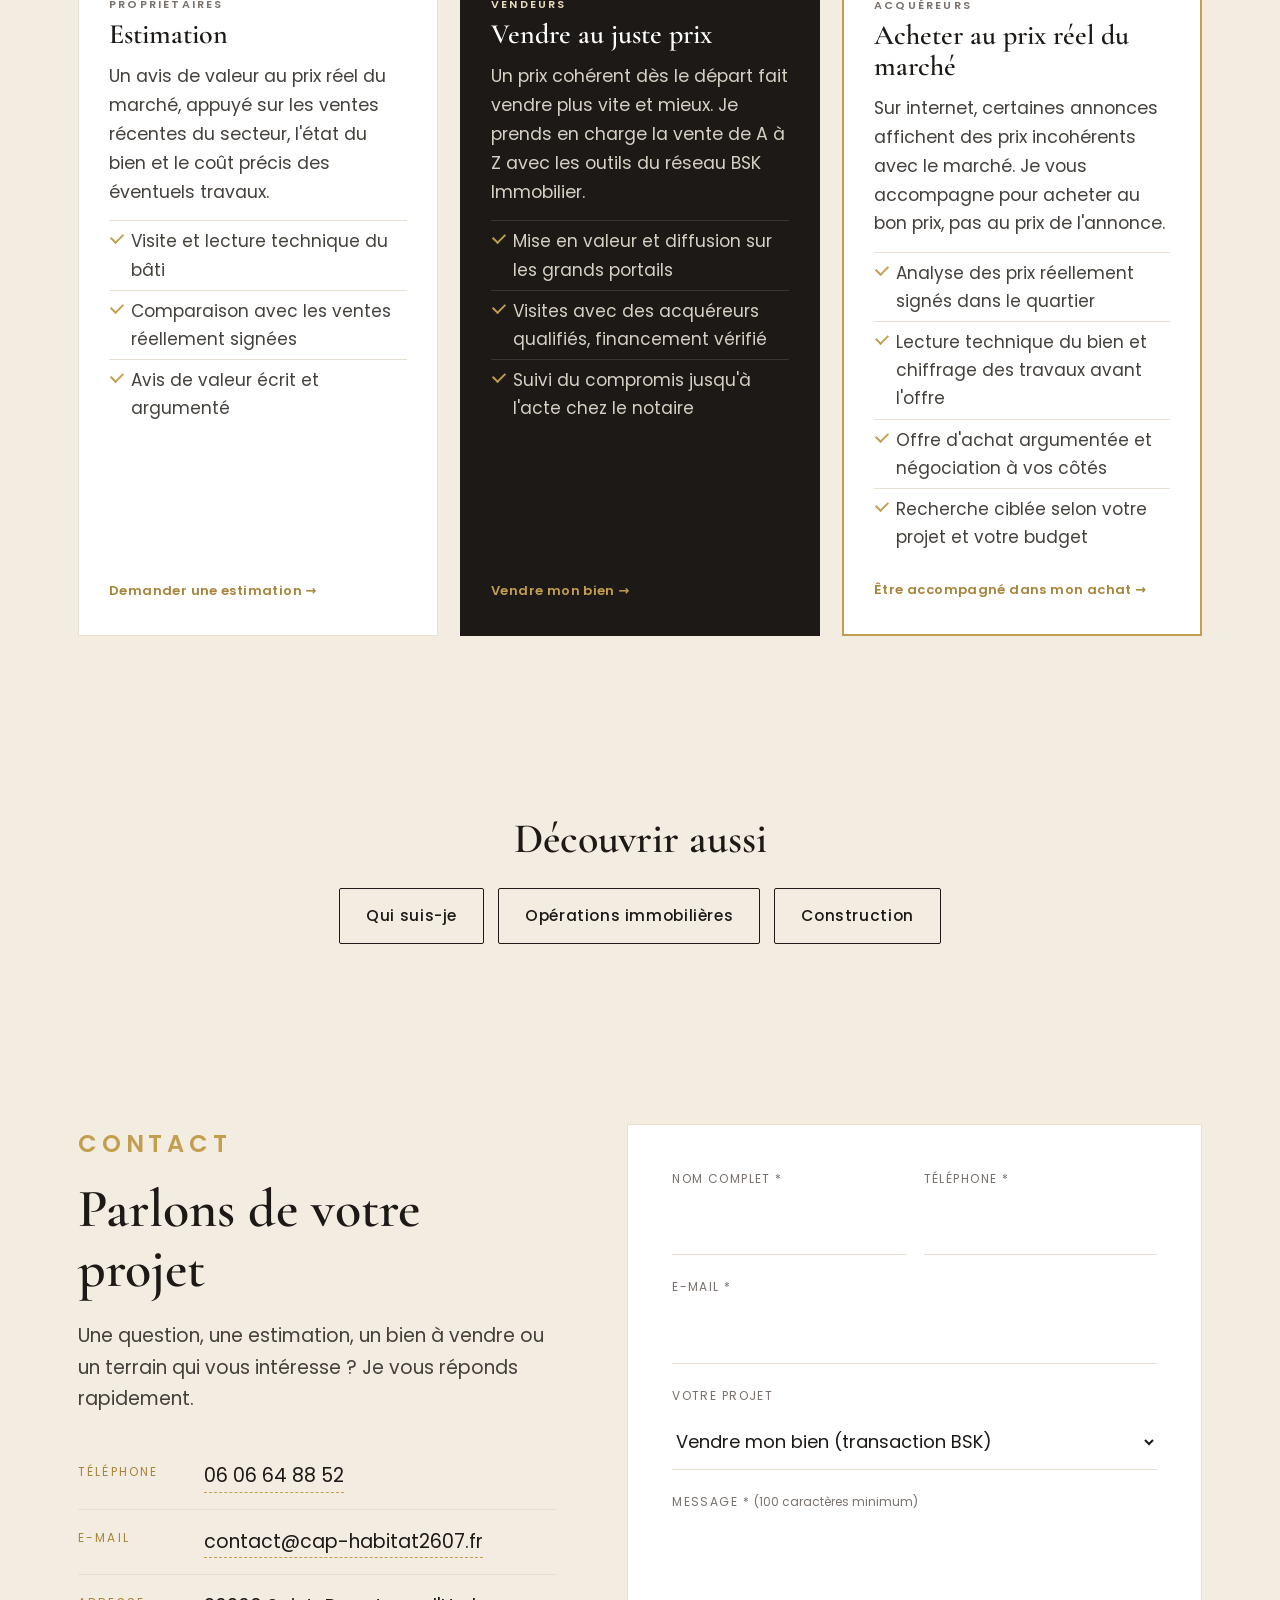
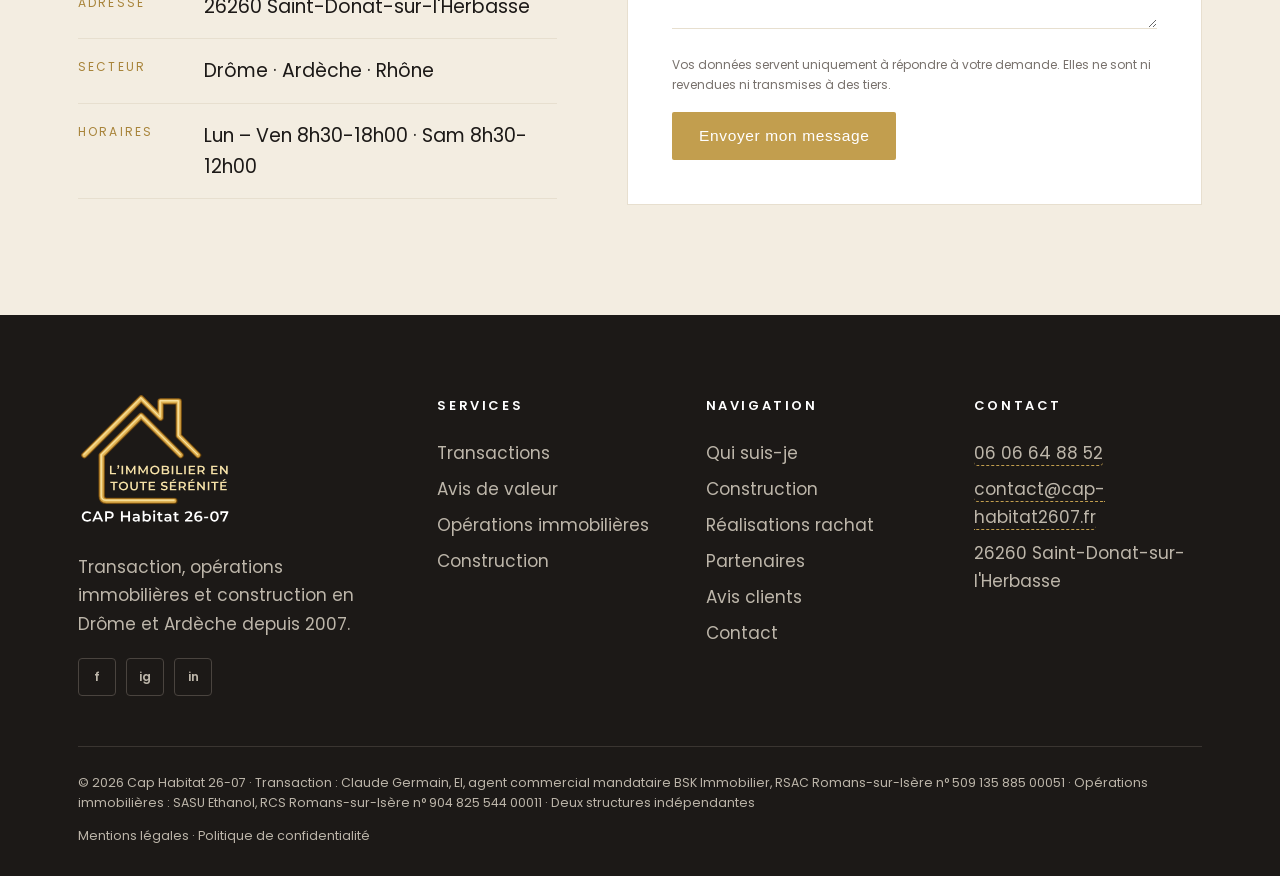
<file: transactions.html>
<!DOCTYPE html>
<html lang="fr">
<head>
<meta charset="utf-8">
<meta name="viewport" content="width=device-width, initial-scale=1">
<title>Transactions immobilières Drôme-Ardèche | Cap Habitat 26-07</title>
<meta name="description" content="Estimation au prix du marché, vente et accompagnement des acquéreurs pour acheter au juste prix en Drôme-Ardèche, avec Claude Germain, mandataire BSK Immobilier.">
<link rel="canonical" href="https://cap-habitat2607.fr/transactions.html">
<meta name="robots" content="index,follow">
<meta property="og:type" content="website">
<meta property="og:title" content="Transactions immobilières Drôme-Ardèche | Cap Habitat 26-07">
<meta property="og:description" content="Estimation au prix du marché, vente et accompagnement des acquéreurs pour acheter au juste prix en Drôme-Ardèche, avec Claude Germain, mandataire BSK Immobilier.">
<meta property="og:url" content="https://cap-habitat2607.fr/transactions.html">
<meta property="og:image" content="https://cap-habitat2607.fr/hero.jpg">
<meta property="og:locale" content="fr_FR">
<meta name="theme-color" content="#1C1917">
<link rel="icon" href="favicon.svg" type="image/svg+xml">
<script type="application/ld+json">{"@context":"https://schema.org","@type":"BreadcrumbList","itemListElement":[{"@type":"ListItem","position":1,"name":"Accueil","item":"https://cap-habitat2607.fr/"},{"@type":"ListItem","position":2,"name":"Transactions","item":"https://cap-habitat2607.fr/transactions.html"}]}</script>
<link rel="preconnect" href="https://fonts.googleapis.com">
<link rel="preconnect" href="https://fonts.gstatic.com" crossorigin>
<link href="https://fonts.googleapis.com/css2?family=Cormorant+Garamond:ital,wght@0,500;0,600;1,500&family=Poppins:wght@400;500;600;700&display=swap" rel="stylesheet">
<link rel="stylesheet" href="style.css">
</head>
<body>
<!-- Logo (reprise du logo Cap Habitat 26-07 : maison au double toit avec cheminée) -->
<svg width="0" height="0" style="position:absolute">
  <symbol id="house" viewBox="0 0 64 64">
    <path d="M4 34 L32 8 L60 34" fill="none" stroke="currentColor" stroke-width="4.2" stroke-linejoin="miter"/>
    <path d="M10 44 L32 22 L54 44" fill="none" stroke="currentColor" stroke-width="4.2"/>
    <rect x="43" y="10" width="6" height="12" fill="currentColor"/>
    <path d="M14 40 V62" stroke="currentColor" stroke-width="4.2"/>
  </symbol>
</svg>

<header id="top">
  <div class="wrap nav">
    <a href="index.html" class="logo" aria-label="Cap Habitat 26-07, accueil">
      <img src="logo-clair.svg" alt="Cap Habitat 26-07 – L'immobilier en toute sérénité" width="104" height="88">
    </a>
    <button class="burger" aria-label="Menu" onclick="document.querySelector('.menu').classList.toggle('open')">≡</button>
    <nav class="menu">
      <a href="qui-suis-je.html">Qui suis-je</a>
      <a href="transactions.html" aria-current="page">Transactions</a>
      <a href="operations-immobilieres.html">Opérations immobilières</a>
      <a href="construction.html">Construction</a>
      <a href="#contact" class="btn btn-gold">Contact</a>
      <a class="nsoc" href="https://www.facebook.com/cap-habitat2607" aria-label="Facebook Cap Habitat 26-07"><svg viewBox="0 0 24 24" width="18" height="18" fill="currentColor" aria-hidden="true"><path d="M13.5 21v-7.5h2.6l.4-3h-3V8.6c0-.9.3-1.5 1.6-1.5h1.6V4.4c-.3 0-1.2-.1-2.3-.1-2.3 0-3.9 1.4-3.9 4v2.2H7.9v3h2.6V21z"/></svg></a>
      <a class="nsoc" href="https://www.instagram.com/cap.habitat2607/" aria-label="Instagram Cap Habitat 26-07"><svg viewBox="0 0 24 24" width="18" height="18" fill="none" stroke="currentColor" stroke-width="1.8" aria-hidden="true"><rect x="3.5" y="3.5" width="17" height="17" rx="5"/><circle cx="12" cy="12" r="4"/><circle cx="17.3" cy="6.7" r="1" fill="currentColor" stroke="none"/></svg></a>
    </nav>
  </div>
</header>

<!-- BANDEAU -->
<section class="phero">
  <img class="land" src="hero.jpg" alt="" aria-hidden="true">
  <div class="wrap">
    <div class="crumb"><a href="index.html">Accueil</a> › Transactions</div>
    <h1>Transactions immobilières <em>en Drôme-Ardèche</em></h1>
    <p>Estimer, vendre ou acheter au prix réel du marché, avec les outils du réseau BSK Immobilier.</p>
  </div>
</section>

<!-- TRANSACTIONS IMMOBILIERES -->
<section class="trans" id="transaction">
  <div class="wrap">
    <div class="head reveal">
      <div class="kicker">Transactions · Réseau BSK Immobilier</div>
      <h2>Estimer, vendre, acheter : je vous accompagne jusqu'à l'acte de vente</h2>
    </div>
    <div class="tcols">
      <article class="reveal">
        <p>Depuis plus de 25 ans, je mène de nombreux projets, personnels et professionnels, entouré d'artisans, architectes, maîtres d'œuvre, constructeurs, courtiers en financement et en assurance.</p>
        <p>Cette expérience m'apporte une vision globale des projets immobiliers : la valeur réelle d'un bien sur le marché actuel, avec la prise en compte précise du coût des travaux quand certains doivent être réalisés.</p>
        <p>De l'estimation ou la recherche de votre bien jusqu'à la signature de l'acte de vente, nous avançons ensemble dans toutes vos démarches, avec les outils performants du réseau BSK Immobilier.</p>
        <p class="sign">Au plaisir d'échanger sur vos besoins. <em>Claude</em></p>

      </article>
      <aside class="bskcard reveal">
        <div class="bt">Agent mandataire immobilier BSK</div>
        <h3>Claude GERMAIN</h3>
        <dl>
          <dt>Ville d'activité</dt><dd>26260 Saint-Donat-sur-l'Herbasse</dd>
          <dt>Secteur</dt><dd>Drôme, Ardèche, Rhône</dd>
          <dt>RSAC</dt><dd>509 135 885 00051 Romans-sur-Isère</dd>
        </dl>
        <a href="https://bskimmobilier.com/claude-germain-11314" class="btn btn-gold">Voir mes biens en vente ↗</a>
        <a href="#contact" class="btn btn-dark">Demander une estimation</a>
      </aside>
    </div>
    <div class="postes">
      <div class="poste reveal">
        <div class="pn">01</div><div class="pk">Propriétaires</div>
        <h3>Estimation</h3>
        <p>Un avis de valeur au prix réel du marché, appuyé sur les ventes récentes du secteur, l'état du bien et le coût précis des éventuels travaux.</p>
        <ul><li>Visite et lecture technique du bâti</li><li>Comparaison avec les ventes réellement signées</li><li>Avis de valeur écrit et argumenté</li></ul>
        <a href="#contact" class="lnk">Demander une estimation →</a>
      </div>
      <div class="poste hl reveal">
        <div class="pn">02</div><div class="pk">Vendeurs</div>
        <h3>Vendre au juste prix</h3>
        <p>Un prix cohérent dès le départ fait vendre plus vite et mieux. Je prends en charge la vente de A à Z avec les outils du réseau BSK Immobilier.</p>
        <ul><li>Mise en valeur et diffusion sur les grands portails</li><li>Visites avec des acquéreurs qualifiés, financement vérifié</li><li>Suivi du compromis jusqu'à l'acte chez le notaire</li></ul>
        <a href="#contact" class="lnk">Vendre mon bien →</a>
      </div>
      <div class="poste badge reveal">
        <div class="pn">03</div><div class="pk">Acquéreurs</div>
        <h3>Acheter au prix réel du marché</h3>
        <p>Sur internet, certaines annonces affichent des prix incohérents avec le marché. Je vous accompagne pour acheter au bon prix, pas au prix de l'annonce.</p>
        <ul><li>Analyse des prix réellement signés dans le quartier</li><li>Lecture technique du bien et chiffrage des travaux avant l'offre</li><li>Offre d'achat argumentée et négociation à vos côtés</li><li>Recherche ciblée selon votre projet et votre budget</li></ul>
        <a href="#contact" class="lnk">Être accompagné dans mon achat →</a>
      </div>
    </div>
  </div>
</section>

<!-- POUR ALLER PLUS LOIN -->
<section class="suite">
  <div class="wrap">
    <h2>Découvrir aussi</h2>
    <div class="lk"><a class="btn btn-dark" href="qui-suis-je.html">Qui suis-je</a><a class="btn btn-dark" href="operations-immobilieres.html">Opérations immobilières</a><a class="btn btn-dark" href="construction.html">Construction</a></div>
  </div>
</section>

<!-- CONTACT -->
<section class="contact" id="contact">
  <div class="wrap">
    <div class="reveal">
      <div class="kicker">Contact</div>
      <h2>Parlons de votre projet</h2>
      <p style="color:var(--ink2)">Une question, une estimation, un bien à vendre ou un terrain qui vous intéresse ? Je vous réponds rapidement.</p>
      <ul class="info">
        <li><span>Téléphone</span><a href="tel:+33606648852" data-hint="Appeler">06 06 64 88 52</a></li>
        <li><span>E-mail</span><a href="mailto:contact@cap-habitat2607.fr" data-hint="Écrire un e-mail">contact@cap-habitat2607.fr</a></li>
        <li><span>Adresse</span>26260 Saint-Donat-sur-l'Herbasse</li>
        <li><span>Secteur</span>Drôme · Ardèche · Rhône</li>
        <li><span>Horaires</span>Lun – Ven 8h30-18h00 · Sam 8h30-12h00</li>
      </ul>
    </div>
    <form class="reveal" id="cform" action="contact.php" method="post">
      <div class="f2">
        <div><label for="f-nom">Nom complet *</label><input id="f-nom" name="nom" required></div>
        <div><label for="f-tel">Téléphone *</label><input id="f-tel" name="telephone" type="tel" required pattern="[0-9 +.()-]{10,}" title="Numéro de téléphone (10 chiffres minimum)"></div>
      </div>
      <label for="f-mail">E-mail *</label><input id="f-mail" name="email" type="email" required>
      <label for="f-projet">Votre projet</label>
      <select id="f-projet" name="projet">
        <option>Vendre mon bien (transaction BSK)</option>
        <option>Obtenir un avis de valeur</option>
        <option>Acheter un bien</option>
        <option>Proposer mon bien au rachat en l'état</option>
        <option>Faire construire</option>
        <option>Autre</option>
      </select>
      <label for="f-msg">Message * <span id="f-cpt" style="text-transform:none;letter-spacing:0">(100 caractères minimum)</span></label><textarea id="f-msg" name="message" required minlength="100"></textarea>
      <input type="text" name="site_web" tabindex="-1" autocomplete="off" style="position:absolute;left:-9999px" aria-hidden="true">
      <p style="font-size:12px;color:var(--muted);margin:-6px 0 18px">Vos données servent uniquement à répondre à votre demande. Elles ne sont ni revendues ni transmises à des tiers.</p>
      <button class="btn btn-gold" type="submit">Envoyer mon message</button>
      <div class="ok" id="cok"></div>
      <div class="ferr" id="cerr" hidden><p>L'envoi n'a pas fonctionné.</p><p>Appelez-moi au <a href="tel:+33606648852">06 06 64 88 52</a><br>ou écrivez à <a href="mailto:contact@cap-habitat2607.fr">contact@cap-habitat2607.fr</a></p><button type="button" onclick="this.parentNode.hidden=true">Fermer</button></div>
    </form>
  </div>
</section>

<footer>
  <div class="wrap">
    <div class="fgrid">
      <div>
        <a href="index.html" class="logo flogo"><img src="logo-clair.svg" alt="Cap Habitat 26-07" width="160" height="136"></a>
        <p style="margin-top:20px;max-width:300px">Transaction, opérations immobilières et construction en Drôme et Ardèche depuis 2007.</p>
        <div class="soc">
          <a href="https://www.facebook.com/cap-habitat2607" aria-label="Facebook">f</a>
          <a href="https://www.instagram.com/cap.habitat2607/" aria-label="Instagram">ig</a>
          <a href="https://www.linkedin.com/company/cap-habitat-26-07" aria-label="LinkedIn">in</a>
        </div>
      </div>
      <div><h4>Services</h4><ul><li><a href="#transaction">Transactions</a></li><li><a href="#transaction">Avis de valeur</a></li><li><a href="operations-immobilieres.html">Opérations immobilières</a></li><li><a href="construction.html">Construction</a></li></ul></div>
      <div><h4>Navigation</h4><ul><li><a href="qui-suis-je.html">Qui suis-je</a></li><li><a href="construction.html">Construction</a></li><li><a href="operations-immobilieres.html#realisations">Réalisations rachat</a></li><li><a href="qui-suis-je.html#reseau">Partenaires</a></li><li><a href="index.html#avis">Avis clients</a></li><li><a href="#contact">Contact</a></li></ul></div>
      <div><h4>Contact</h4><ul><li><a href="tel:+33606648852" data-hint="Appeler">06 06 64 88 52</a></li><li><a href="mailto:contact@cap-habitat2607.fr" data-hint="Écrire un e-mail">contact@cap-habitat2607.fr</a></li><li>26260 Saint-Donat-sur-l'Herbasse</li></ul></div>
    </div>
    <div class="fbot">
      <span>© 2026 Cap Habitat 26-07 · Transaction : Claude Germain, EI, agent commercial mandataire BSK Immobilier, RSAC Romans-sur-Isère n° 509 135 885 00051 · Opérations immobilières : SASU Ethanol, RCS Romans-sur-Isère n° 904 825 544 00011 · Deux structures indépendantes</span>
      <span><a href="mentions-legales.html">Mentions légales</a> · <a href="mentions-legales.html">Politique de confidentialité</a></span>
    </div>
  </div>
</footer>

<script src="main.js"></script>
</body>
</html>
</file>
<file: style.css>
[hidden]{display:none!important}
:root{
  --gold:#C29E4E; --gold-d:#a8843a; --gold-l:#e9dcbc;
  --ink:#1C1917; --ink2:#44403c; --muted:#78716c;
  --cream:#faf7f1; --sand:#f3ede1; --line:#e7dfcf; --white:#fff;
}
*{box-sizing:border-box;margin:0;padding:0}
html{scroll-behavior:smooth}
body{font-family:'Poppins',system-ui,sans-serif;color:var(--ink);background:var(--cream);line-height:1.65;font-size:19px}
a{color:inherit;text-decoration:none}
h1,h2,h3{font-family:'Cormorant Garamond',Georgia,serif;font-weight:600;line-height:1.1}
.wrap{max-width:1180px;margin:0 auto;padding:0 28px}
.kicker{font-size:24px;letter-spacing:.2em;text-transform:uppercase;color:var(--gold);font-weight:600}
.btn{display:inline-flex;align-items:center;gap:10px;padding:14px 26px;border-radius:2px;font-weight:500;font-size:15.5px;letter-spacing:.04em;transition:.25s;cursor:pointer;border:1px solid transparent}
.btn-gold{background:var(--gold);color:#fff}
.btn-gold:hover{background:var(--gold-d)}
.btn-line{border-color:rgba(255,255,255,.55);color:#fff}
.btn-line:hover{background:#fff;color:var(--ink)}
.btn-dark{border-color:var(--ink);color:var(--ink)}
.btn-dark:hover{background:var(--ink);color:#fff}
section{padding:110px 0}

/* NAV */
header{position:fixed;top:0;left:0;right:0;z-index:50;transition:.3s}
header.solid{background:rgba(28,25,23,.94);backdrop-filter:blur(8px);box-shadow:0 2px 20px rgba(0,0,0,.15)}
.nav{display:flex;align-items:center;justify-content:space-between;height:96px}
.logo{display:flex;align-items:center;gap:12px;color:#fff}
.logo img{height:88px;width:auto;display:block}

header .logo{margin-left:124px;transform:translateX(-50%)}
.flogo img{height:130px}
footer .logo{display:inline-flex}
header.solid .logo img{height:60px}
.logo img{transition:height .3s}
.logo .lt{font-weight:700;font-size:19px;letter-spacing:.01em;line-height:1}
.logo .lt b{color:var(--gold);font-weight:700}
.logo .ls{display:block;font-size:9.5px;letter-spacing:.22em;font-weight:500;opacity:.75;margin-top:5px}
.menu{display:flex;gap:30px;align-items:center;font-size:15px;color:#fff}
.menu a:not(.btn){opacity:.85;position:relative}
.menu a:not(.btn):not(.nsoc){padding:8px 12px;border-radius:6px;transition:.2s}
.menu a:not(.btn):not(.nsoc):hover{opacity:1;color:var(--gold);background:rgba(255,255,255,.12)}
.menu .btn{padding:10px 18px}
.burger{display:none;background:none;border:0;color:#fff;font-size:28px;cursor:pointer}

/* HERO */
.hero{position:relative;min-height:100vh;display:flex;align-items:center;background:var(--ink);color:#fff;overflow:hidden;padding:0}
.hero img.land{position:absolute;inset:0;width:100%;height:100%;object-fit:cover;object-position:60% 50%;transform:scale(1.04);animation:kb 18s ease-out forwards}
@keyframes kb{to{transform:scale(1)}}
.hero .veil{position:absolute;inset:0;background:linear-gradient(90deg,rgba(28,25,23,.82) 0%,rgba(28,25,23,.55) 42%,rgba(28,25,23,.08) 75%),linear-gradient(0deg,rgba(28,25,23,.4),transparent 30%)}
.hero h1,.hero .sub,.hero .place{text-shadow:0 2px 16px rgba(0,0,0,.6)}
.hero .credit{position:absolute;right:20px;bottom:14px;z-index:2;font-size:10px;color:rgba(255,255,255,.55)}
.hero .wrap{position:relative;z-index:2;width:100%}
.hero .place{font-size:12px;letter-spacing:.3em;text-transform:uppercase;color:var(--gold-l);display:flex;align-items:center;gap:14px}
.hero .place:before,.hero .place:after{content:"";width:40px;height:1px;background:var(--gold)}
.hero h1{font-size:clamp(46px,7vw,92px);margin:22px 0 8px;font-weight:500}
.hero h1 em{color:var(--gold);font-style:italic}
.hero .sub{font-family:'Cormorant Garamond',serif;font-size:clamp(20px,2.4vw,28px);font-style:italic;color:#e7e2d9;max-width:620px}
.hero .ctas{display:flex;flex-wrap:wrap;gap:14px;margin-top:40px}
.hero .scroll{position:absolute;bottom:34px;left:50%;transform:translateX(-50%);z-index:2;font-size:11px;letter-spacing:.3em;color:#cfc8bb;text-transform:uppercase}

.gbadge{position:absolute;bottom:34px;right:76px;z-index:3;display:flex;align-items:center;gap:12px;background:rgba(255,255,255,.96);color:var(--ink);padding:10px 18px 10px 12px;border-radius:40px;box-shadow:0 8px 30px rgba(0,0,0,.25);transition:.25s}
.gbadge:hover{transform:translateY(-2px)}
.gG{width:34px;height:34px;border-radius:50%;background:#fff;border:1px solid #e5e5e5;display:flex;align-items:center;justify-content:center;font-weight:700;font-size:19px;color:#4285F4}
.gbadge b{font-size:19.5px;margin-right:6px}
.gbs{color:#fbbc04;letter-spacing:1px;font-size:17px}
.gbadge small{display:block;font-size:11.5px;color:var(--muted);line-height:1.2}
@media (max-width:620px){.gbadge{bottom:70px;right:16px}}

/* STATS */
.stats{background:var(--white);border-bottom:1px solid var(--line);padding:0}
.stats .wrap{display:grid;grid-template-columns:repeat(3,1fr)}
.stats div.s{padding:34px 20px;text-align:center;border-right:1px solid var(--line)}
.stats div.s:last-child{border-right:0}
.stats b{display:block;font-family:'Cormorant Garamond',serif;font-size:38px;color:var(--gold);font-weight:600;line-height:1}
.stats span{font-size:13px;color:var(--muted);letter-spacing:.05em}

/* ABOUT */
.about .wrap{display:grid;grid-template-columns:.8fr 1.2fr;gap:80px;align-items:center}
.portrait{position:relative;width:min(340px,80%);aspect-ratio:1;margin:0 auto;justify-self:center}
.portrait:after{content:"";position:absolute;inset:-14px;border:1px solid var(--gold);border-radius:50%;z-index:-1}
.portrait img{width:100%;height:100%;object-fit:cover;border-radius:50%;display:block;box-shadow:0 20px 50px rgba(28,25,23,.15)}
.portrait .badge{position:absolute;left:-90px;bottom:-10px;background:var(--ink);color:#fff;padding:16px 22px;border-radius:14px}
.portrait .badge b{font-family:'Cormorant Garamond',serif;font-size:30px;color:var(--gold);display:block;line-height:1.05;white-space:nowrap;font-weight:600}
.portrait .badge span{font-size:12px;color:#d6d0c4}
.about h2{font-size:clamp(36px,4.4vw,54px);margin:16px 0 26px}
.about p{color:var(--ink2);margin-bottom:18px}
.about blockquote{font-family:'Cormorant Garamond',serif;font-style:italic;font-size:26px;color:var(--gold-d);border-left:2px solid var(--gold);padding-left:22px;margin:30px 0}
.about .ctas{display:flex;gap:14px;flex-wrap:wrap;margin-top:10px}

.metiers{list-style:none;margin:22px 0 20px;border-top:1px solid var(--line)}
.metiers li{border-bottom:1px solid var(--line)}
.metiers a{display:block;padding:14px 0 14px 22px;position:relative;font-size:17.5px;color:var(--ink2);transition:.2s}
.metiers a:before{content:"";position:absolute;left:0;top:22px;width:8px;height:8px;background:var(--gold);transform:rotate(45deg)}
.metiers a{border-radius:8px}
.metiers a:hover{padding-left:30px;background:rgba(194,158,78,.13)}
.metiers a:hover:before{left:10px}
.metiers b{display:block;font-family:'Cormorant Garamond',serif;font-size:22px;color:var(--ink);font-weight:600}
.about p.lead-a{font-family:'Cormorant Garamond',serif;font-size:24px;line-height:1.35;color:var(--ink)}
.about p.unique{font-weight:500;color:var(--ink)}
.about .wrap.w360{display:block}
.about360{margin-top:70px;padding-top:50px;border-top:1px solid var(--line)}
.v360.about360 h4{color:var(--gold-d)}
.v360.about360 p{color:var(--ink2)}
/* SERVICES */
.services{background:var(--ink);color:#fff}
.head{max-width:720px;margin-bottom:60px}
.head h2{font-size:clamp(36px,4.4vw,54px);margin:16px 0 18px}
.head h2.one{white-space:nowrap;width:max-content;max-width:none}
@media (max-width:960px){.head h2.one{white-space:normal;width:auto}}
.head p{color:var(--muted)}
.services .head p{color:#bdb6aa}
.grid5{display:grid;grid-template-columns:repeat(3,1fr);gap:1px;background:rgba(194,158,78,.25);border:1px solid rgba(194,158,78,.25)}
.card{background:var(--ink);padding:44px 36px;transition:.3s;position:relative}
.card:hover{background:#2f2922}
a.card{display:block;color:#fff}
.card .go{display:block;margin-top:14px;font-size:13px;color:#fff;opacity:.55;transition:.2s}
.card:hover .go{opacity:1;color:var(--gold)}
.card .n{font-family:'Cormorant Garamond',serif;font-size:52px;color:var(--gold);line-height:1;opacity:.9}
.card h3{font-size:28px;margin:18px 0 12px}
.card p{color:#bdb6aa;font-size:17.5px}
.card .tag{display:inline-block;margin-top:18px;font-size:11px;letter-spacing:.2em;text-transform:uppercase;color:var(--gold)}
.card.cta-card{background:var(--gold);display:flex;flex-direction:column;justify-content:center}
.card.cta-card h3{color:#fff;font-size:34px}
.card.cta-card p{color:#fff8e8}
.card.cta-card .btn{margin-top:24px;background:#fff;color:var(--ink);align-self:flex-start}

/* RACHAT */
.rachat .wrap{display:block;max-width:900px}
.rachat h2{font-size:clamp(34px,4vw,50px);margin:16px 0 20px}
.rachat p.lead{color:var(--ink2)}
.steps{display:grid;gap:18px}
.step{display:grid;grid-template-columns:56px 1fr;gap:18px;background:#fff;padding:24px;border:1px solid var(--line)}
.step i{font-style:normal;width:56px;height:56px;border-radius:50%;border:1px solid var(--gold);display:flex;align-items:center;justify-content:center;font-family:'Cormorant Garamond',serif;font-size:26px;color:var(--gold-d)}
.step h4{font-size:19px;font-weight:600;margin-bottom:4px}
.step p{font-size:17px;color:var(--muted)}
.checks{list-style:none;margin:28px 0}
.checks li{padding:8px 0 8px 30px;position:relative;color:var(--ink2)}
.checks li:before{content:"";position:absolute;left:0;top:15px;width:14px;height:8px;border-left:2px solid var(--gold);border-bottom:2px solid var(--gold);transform:rotate(-45deg)}

/* TRANSACTIONS */
.trans{background:var(--sand)}
.tcols{display:grid;grid-template-columns:1.5fr 1fr;gap:60px;align-items:start}
.trans article p{color:var(--ink2);margin-bottom:16px}
.trans .lead{font-family:'Cormorant Garamond',serif;font-size:26px;line-height:1.35;color:var(--ink)}
.trans .sign em{font-family:'Cormorant Garamond',serif;font-size:24px;color:var(--gold-d);margin-left:6px}
.tsteps{display:grid;grid-template-columns:repeat(3,1fr);gap:14px;margin-top:30px}
.tsteps div{background:#fff;border-top:2px solid var(--gold);padding:20px}
.tsteps b{display:block;font-family:'Cormorant Garamond',serif;font-size:24px;margin-bottom:4px}
.tsteps span{font-size:16.5px;color:var(--muted)}
.bskcard{background:#fff;border:1px solid var(--line);padding:36px;position:sticky;top:110px}
.bskcard .bt{font-size:11px;letter-spacing:.2em;text-transform:uppercase;color:var(--gold-d);font-weight:600}
.bskcard h3{font-size:34px;margin:8px 0 18px}
.bskcard dl{margin-bottom:24px}
.bskcard dt{font-size:11px;letter-spacing:.15em;text-transform:uppercase;color:var(--muted);margin-top:12px}
.bskcard dd{font-size:18px}
.bskcard .btn{width:100%;justify-content:center;margin-top:10px}

.postes{display:grid;grid-template-columns:repeat(3,1fr);gap:22px;margin-top:60px}
.poste{background:#fff;border:1px solid var(--line);padding:34px 30px;display:flex;flex-direction:column}
.poste .pn{font-family:'Cormorant Garamond',serif;font-size:44px;color:var(--gold);line-height:1}
.poste .pk{font-size:11px;letter-spacing:.2em;text-transform:uppercase;color:var(--muted);margin-top:8px;font-weight:600}
.poste h3{font-size:28px;margin:6px 0 12px}
.poste p{font-size:17.5px;color:var(--ink2);margin-bottom:14px}
.poste ul{list-style:none;margin-bottom:22px;flex:1}
.poste li{font-size:17px;color:var(--ink2);padding:6px 0 6px 22px;position:relative;border-top:1px solid var(--line)}
.poste li:before{content:"";position:absolute;left:2px;top:12px;width:10px;height:6px;border-left:2px solid var(--gold);border-bottom:2px solid var(--gold);transform:rotate(-45deg)}
.poste .lnk{display:inline-block;padding:6px 10px;margin:-6px -10px;border-radius:6px;transition:.2s}
.poste .lnk:hover{background:rgba(194,158,78,.15);transform:translateX(4px)}
.poste .lnk{font-size:13px;font-weight:600;color:var(--gold-d);letter-spacing:.03em}
.poste.hl{background:var(--ink);border-color:var(--ink);color:#fff;position:relative}
.poste.hl:before{content:none;position:absolute;top:-12px;left:30px;background:var(--gold);color:#fff;font-size:11px;letter-spacing:.12em;text-transform:uppercase;padding:4px 12px;font-weight:600}
.poste.hl p,.poste.hl li{color:#d6d0c4}.poste.hl li{border-color:#3a3531}.poste.hl .pk{color:var(--gold-l)}
.poste.hl .lnk{color:var(--gold)}
.poste.badge{position:relative}
.poste.badge:before{content:"Mon conseil aux acheteurs";position:absolute;top:-12px;left:30px;background:var(--gold);color:#fff;font-size:11px;letter-spacing:.12em;text-transform:uppercase;padding:4px 12px;font-weight:600}
.poste.badge{border:2px solid var(--gold)}

/* POLE RACHAT */
.pole{background:var(--gold);color:#fff;padding:70px 0;text-align:center}
.pole .kicker{color:#fff8e8}
.pole h2{font-size:clamp(42px,5vw,64px);margin:10px 0 12px}
.pole p{max-width:640px;margin:0 auto;color:#fff8e8}
.pole nav{display:flex;justify-content:center;flex-wrap:wrap;gap:12px;margin-top:28px}
.pole nav a{border:1px solid rgba(255,255,255,.7);padding:10px 20px;font-size:17px;transition:.2s}
.pole nav a:hover{background:#fff;color:var(--ink)}

/* SITUATIONS */
.situ{background:var(--white)}
.sgrid{display:grid;grid-template-columns:repeat(3,1fr);gap:18px}
.sit{border:1px solid var(--line);padding:30px 28px;transition:.25s;display:block;background:var(--cream)}
.sit:hover{border-color:var(--gold);background:#f6ecd4;transform:translateY(-3px)}
.sit h3{font-size:24px;margin-bottom:8px}
.sit p{font-size:17px;color:var(--ink2)}
.sit span{display:inline-block;margin-top:14px;font-size:12px;letter-spacing:.15em;text-transform:uppercase;color:var(--gold-d);font-weight:600}

/* METHODE */
.methode{background:var(--ink);color:#fff}
.mgrid{display:grid;grid-template-columns:repeat(3,1fr);gap:0;counter-reset:m}
.m{padding:10px 40px 10px 0;border-right:1px solid rgba(194,158,78,.3);margin-right:40px}
.m:last-child{border:0;margin:0}
.m .ic{font-family:'Cormorant Garamond',serif;font-size:70px;color:var(--gold);line-height:1}
.m h3{font-size:32px;margin:10px 0 12px}
.m p{color:#bdb6aa;font-size:17.5px}
.v360{display:grid;grid-template-columns:repeat(3,1fr);gap:24px;margin-top:80px;padding-top:60px;border-top:1px solid #3a3531}
.v360 h4{font-family:'Cormorant Garamond',serif;font-size:24px;font-weight:600;color:var(--gold);margin-bottom:8px}
.v360 p{color:#bdb6aa;font-size:17px}

/* ZONES */
.zones{background:var(--sand)}
.zones .wrap{display:grid;grid-template-columns:1fr 1.2fr;gap:70px;align-items:center}
.zones h2{font-size:clamp(34px,4vw,50px);margin:16px 0 20px}
.zones p{color:var(--ink2)}
.zlist{display:flex;flex-wrap:wrap;gap:10px}
.zlist span{background:#fff;border:1px solid var(--line);padding:10px 16px;font-size:17px}
.zlist span.main{background:var(--gold);color:#fff;border-color:var(--gold)}

/* FAQ */
.faq .wrap{display:grid;grid-template-columns:1fr 1.5fr;gap:70px}
.faq h2{font-size:clamp(34px,4vw,50px);margin:16px 0 20px}
details{border-bottom:1px solid var(--line);padding:22px 0}
summary{cursor:pointer;list-style:none;font-weight:500;font-size:19.5px;display:flex;justify-content:space-between;gap:20px}
summary::-webkit-details-marker{display:none}
summary:after{content:"+";color:var(--gold);font-size:24px;line-height:1;transition:.2s}
details[open] summary:after{transform:rotate(45deg)}
details p{margin-top:12px;color:var(--ink2);font-size:17.5px}

/* CONSTRUCTION */
.cons{background:var(--white)}
.cetapes{display:grid;grid-template-columns:repeat(4,1fr);gap:14px;margin-bottom:44px}
.cetapes div{display:flex;align-items:center;gap:14px;border:1px solid var(--line);padding:16px 18px;background:var(--cream)}
.cetapes b{font-family:'Cormorant Garamond',serif;font-size:30px;color:var(--gold);line-height:1}
.cetapes span{font-size:17px}

/* REALISATIONS */
.real{background:var(--sand)}
.rgrid{display:grid;grid-template-columns:repeat(3,1fr);gap:26px}
.proj{background:#fff;border:1px solid var(--line);transition:.3s}
.proj:hover{transform:translateY(-4px);box-shadow:0 18px 40px rgba(28,25,23,.08)}
.pimg{aspect-ratio:4/3;background:linear-gradient(160deg,#e8dfcc,#cbb383);display:flex;align-items:center;justify-content:center}
.pimg span{font-size:12px;letter-spacing:.2em;text-transform:uppercase;color:#7a6440}
.proj .b{padding:26px}
.proj .loc{font-size:12px;letter-spacing:.18em;text-transform:uppercase;color:var(--gold-d)}
.proj h3{font-size:28px;margin:6px 0 10px}
.proj p{font-size:17px;color:var(--ink2)}

/* TERRAINS */
.terrains .row{display:flex;justify-content:space-between;align-items:flex-end;gap:30px;flex-wrap:wrap;margin-bottom:50px}
.terrains .row .head{margin:0}
.tgrid{display:grid;grid-template-columns:repeat(3,1fr);gap:26px}
.terrain{background:#fff;border:1px solid var(--line);transition:.3s}
.terrain:hover{transform:translateY(-4px);box-shadow:0 18px 40px rgba(28,25,23,.08)}
.terrain .top{height:150px;position:relative;overflow:hidden}
.terrain .top svg{width:100%;height:100%;display:block}
.terrain .top .surf{position:absolute;left:16px;top:16px;background:rgba(28,25,23,.85);color:#fff;font-size:12px;padding:6px 12px;letter-spacing:.06em}
.terrain .b{padding:24px}
.terrain h3{font-size:25px}
.terrain .loc{font-size:12px;letter-spacing:.18em;text-transform:uppercase;color:var(--muted);margin:4px 0 12px}
.terrain p{font-size:17px;color:var(--ink2);min-height:66px}
.terrain .price{margin-top:16px;padding-top:14px;border-top:1px solid var(--line);font-family:'Cormorant Garamond',serif;font-size:28px;color:var(--gold-d);font-weight:600}
.terrain .price small{font-family:'Poppins';font-size:11px;color:var(--muted);font-weight:400}
.note{font-size:12.5px;color:var(--muted);margin-top:26px}

/* RESEAU */
.reseau{background:var(--white)}
.reseau .wrap{display:grid;grid-template-columns:1fr 1.3fr;gap:70px;align-items:center}
.reseau h2{font-size:clamp(34px,4vw,50px);margin:16px 0 20px}
.reseau p{color:var(--ink2)}
.pgrid{display:grid;grid-template-columns:repeat(4,1fr);gap:14px}
.p{border:1px solid var(--line);padding:26px 12px;text-align:center;font-size:16.5px;transition:.25s}
.p:hover{border-color:var(--gold);background:var(--cream)}
.p svg{width:30px;height:30px;stroke:var(--gold);fill:none;stroke-width:1.5;margin-bottom:10px}

/* CONSEILS */
.conseils{background:var(--ink);color:#fff;text-align:center}
.conseils h2{font-size:clamp(34px,4vw,50px);margin:16px auto 20px;max-width:760px}
.conseils p{color:#bdb6aa;max-width:640px;margin:0 auto 36px}
.cgrid{display:grid;grid-template-columns:repeat(3,1fr);gap:24px;text-align:left;margin-bottom:44px}
.cgrid div{border-top:1px solid var(--gold);padding-top:22px}
.cgrid h3{font-size:24px;margin-bottom:8px}
.cgrid p{margin:0;font-size:17px}

/* AVIS */
.avis{text-align:center}
.avis h2{font-size:clamp(34px,4vw,50px);margin:14px 0 26px}
.gsum{display:inline-flex;align-items:center;gap:18px;background:#fff;border:1px solid var(--line);padding:18px 30px;margin-bottom:40px}
.gnote{font-family:'Cormorant Garamond',serif;font-size:56px;font-weight:600;line-height:1}
.gstars{color:#fbbc04;font-size:22px;letter-spacing:3px;text-align:left}
.gcount{font-size:17px;color:var(--muted);text-align:left}
.glogo{font-weight:600;letter-spacing:-.01em}.glogo i{font-style:normal}
.glogo i:nth-child(1),.glogo i:nth-child(4){color:#4285F4}.glogo i:nth-child(2),.glogo i:nth-child(6){color:#EA4335}.glogo i:nth-child(3){color:#FBBC05}.glogo i:nth-child(5){color:#34A853}
.glist{display:grid;grid-template-columns:repeat(3,1fr);gap:22px;margin:0 0 40px;text-align:left}
.glist:empty{display:none}
.grev{background:#fff;border:1px solid var(--line);padding:28px;display:flex;flex-direction:column;gap:12px}
.grev .who{display:flex;align-items:center;gap:12px}
.grev .av{width:42px;height:42px;border-radius:50%;background:var(--gold);color:#fff;display:flex;align-items:center;justify-content:center;font-weight:600;overflow:hidden;flex:none}
.grev .av img{width:100%;height:100%;object-fit:cover}
.grev b{display:block;font-size:18px}
.grev small{color:var(--muted);font-size:12.5px}
.grev .st{color:#fbbc04;letter-spacing:2px}
.grev p{font-size:17.5px;color:var(--ink2);margin:0}
.grev p.cut{display:-webkit-box;-webkit-line-clamp:6;-webkit-box-orient:vertical;overflow:hidden}
.grev button{align-self:flex-start;background:none;border:0;color:var(--gold-d);font:inherit;font-size:13px;cursor:pointer;padding:0}
.gbtns{display:flex;justify-content:center;gap:14px;flex-wrap:wrap}

/* CONTACT */
.contact{background:var(--sand)}
.contact .wrap{display:grid;grid-template-columns:1fr 1.2fr;gap:70px}
.contact h2{font-size:clamp(36px,4.4vw,54px);margin:16px 0 22px}
.info{list-style:none;margin-top:30px}
.info li{display:flex;gap:16px;padding:16px 0;border-bottom:1px solid var(--line)}
.info li span:first-child{width:110px;flex:none;font-size:12px;letter-spacing:.18em;text-transform:uppercase;color:var(--gold-d);padding-top:2px}
form{background:#fff;padding:44px;border:1px solid var(--line)}
.f2{display:grid;grid-template-columns:1fr 1fr;gap:18px}
label{display:block;font-size:12px;letter-spacing:.12em;text-transform:uppercase;color:var(--muted);margin-bottom:8px}
input,select,textarea{width:100%;padding:14px 0;border:0;border-bottom:1px solid var(--line);font:inherit;font-size:18px;background:transparent;outline:none;margin-bottom:22px;color:var(--ink)}
input:focus,select:focus,textarea:focus{border-color:var(--gold)}
textarea{resize:vertical;min-height:110px}
.ok{display:none;margin-top:18px;padding:14px;background:var(--cream);border-left:3px solid var(--gold);font-size:17px}

form{position:relative}
.ferr{position:absolute;inset:0;z-index:5;background:rgba(28,25,23,.96);color:#fff;display:flex;flex-direction:column;align-items:center;justify-content:center;text-align:center;padding:40px;gap:14px}
.ferr[hidden]{display:none!important}
.ferr p:first-child{font-family:'Cormorant Garamond',serif;font-size:38px;color:var(--gold);line-height:1.1}
.ferr p{font-size:21px;line-height:1.5}
.ferr a{color:var(--gold);font-weight:600}
.ferr button{margin-top:10px;background:none;border:1px solid rgba(255,255,255,.5);color:#fff;padding:10px 24px;font:inherit;cursor:pointer}
/* Liens téléphone / e-mail */
a[data-hint]{position:relative;border-bottom:1px dashed var(--gold);transition:.2s}
a[data-hint]:hover{color:var(--gold-d)}
a[data-hint]:after{content:attr(data-hint) " →";position:absolute;left:100%;top:50%;transform:translate(10px,-50%);white-space:nowrap;background:var(--gold);color:#fff;font-size:12px;padding:4px 10px;border-radius:20px;opacity:0;pointer-events:none;transition:.2s}
a[data-hint]:hover:after{opacity:1}
footer a[data-hint]:hover{color:var(--gold)}
/* Réseaux sociaux dans le menu */
.nsoc{width:38px;height:38px;border:1px solid rgba(255,255,255,.45);border-radius:50%;display:flex;align-items:center;justify-content:center;opacity:.9}
.menu a.nsoc:hover{background:var(--gold);border-color:var(--gold);color:#fff}
.menu{gap:8px}
.menu a{white-space:nowrap}
.menu .btn{font-size:15px}
.menu .btn{margin:0 10px}
/* Titre Qui suis-je */
.about h2.h-moi{font-size:clamp(34px,3.6vw,48px)}
.about h2.h-moi span{white-space:nowrap;font-size:.78em}
@media (max-width:620px){.about h2.h-moi span{white-space:normal}}
/* Photo fixe pendant la lecture de Qui suis-je */
.about .wrap:not(.w360){align-items:start}
.portrait{position:sticky;top:150px}
@media (max-width:960px){.portrait{position:relative;top:auto}}
/* FOOTER */
footer{background:var(--ink);color:#bdb6aa;padding:80px 0 30px;font-size:17px}
.fgrid{display:grid;grid-template-columns:1.4fr 1fr 1fr 1fr;gap:40px;padding-bottom:50px;border-bottom:1px solid #3a3531}
footer h4{color:#fff;font-size:13px;letter-spacing:.2em;text-transform:uppercase;margin-bottom:18px;font-weight:600}
footer li{list-style:none;padding:4px 0}
footer a{transition:.2s;border-radius:4px}
footer li a:hover{color:var(--gold);background:rgba(194,158,78,.14);padding:2px 6px;margin:-2px -6px}
.fbot{display:flex;justify-content:space-between;flex-wrap:wrap;gap:12px;padding-top:26px;font-size:12.5px}
.soc{display:flex;gap:10px;margin-top:20px}
.soc a{width:38px;height:38px;border:1px solid #4a443f;display:flex;align-items:center;justify-content:center;font-size:12px;font-weight:600}
.soc a:hover{border-color:var(--gold)}

.reveal{opacity:0;transform:translateY(24px);transition:opacity .8s ease,transform .8s ease}
.reveal.in{opacity:1;transform:none}

@media (max-width:960px){
  section{padding:80px 0}
  .menu{display:none;position:absolute;top:96px;left:0;right:0;background:var(--ink);flex-direction:column;padding:24px;gap:18px}
  .menu.open{display:flex}
  .burger{display:block}
  .about .wrap,.rachat .wrap,.tcols,.reseau .wrap,.contact .wrap,.zones .wrap,.faq .wrap{grid-template-columns:1fr;gap:50px}
  .grid5,.tgrid,.cgrid,.glist,.sgrid,.rgrid{grid-template-columns:1fr 1fr}
  .postes{grid-template-columns:1fr;gap:30px}
  .mgrid,.v360{grid-template-columns:1fr;gap:30px}
  .cetapes{grid-template-columns:1fr 1fr}
  .bskcard{position:static}
  .m{border-right:0;margin-right:0;padding-right:0}
  .stats .wrap{grid-template-columns:1fr 1fr}
  .stats div.s:nth-child(2){border-right:0}
  .fgrid{grid-template-columns:1fr 1fr}
  .portrait .badge{left:-20px;bottom:-30px}
}
@media (max-width:620px){
  .grid5,.tgrid,.cgrid,.glist,.f2,.fgrid,.sgrid,.rgrid,.tsteps{grid-template-columns:1fr}
  .pgrid{grid-template-columns:1fr 1fr}
  form{padding:28px}
  .logo .ls{display:none}
}

/* Bandeau des pages intérieures */
.phero{position:relative;background:var(--ink);color:#fff;padding:190px 0 80px;overflow:hidden}
.phero img.land{position:absolute;inset:0;width:100%;height:100%;object-fit:cover;object-position:60% 50%;opacity:.38}
.phero .wrap{position:relative;z-index:2}
.phero .crumb{font-size:14px;color:#d6d0c4;margin-bottom:16px}
.phero .crumb a{color:var(--gold-l)}
.phero .crumb a:hover{color:#fff}
.phero h1{font-size:clamp(40px,5.4vw,70px);font-weight:500;max-width:900px;text-shadow:0 2px 16px rgba(0,0,0,.5)}
.phero h1 em{color:var(--gold);font-style:italic}
.phero p{font-family:'Cormorant Garamond',serif;font-style:italic;font-size:clamp(21px,2.2vw,27px);color:#e7e2d9;max-width:760px;margin-top:16px}
.menu a[aria-current="page"]{color:var(--gold);opacity:1}
.suite{background:var(--sand);text-align:center;padding:70px 0}
.suite h2{font-size:clamp(30px,3.4vw,42px);margin-bottom:26px}
.suite .lk{display:flex;flex-wrap:wrap;justify-content:center;gap:14px}
</file>
